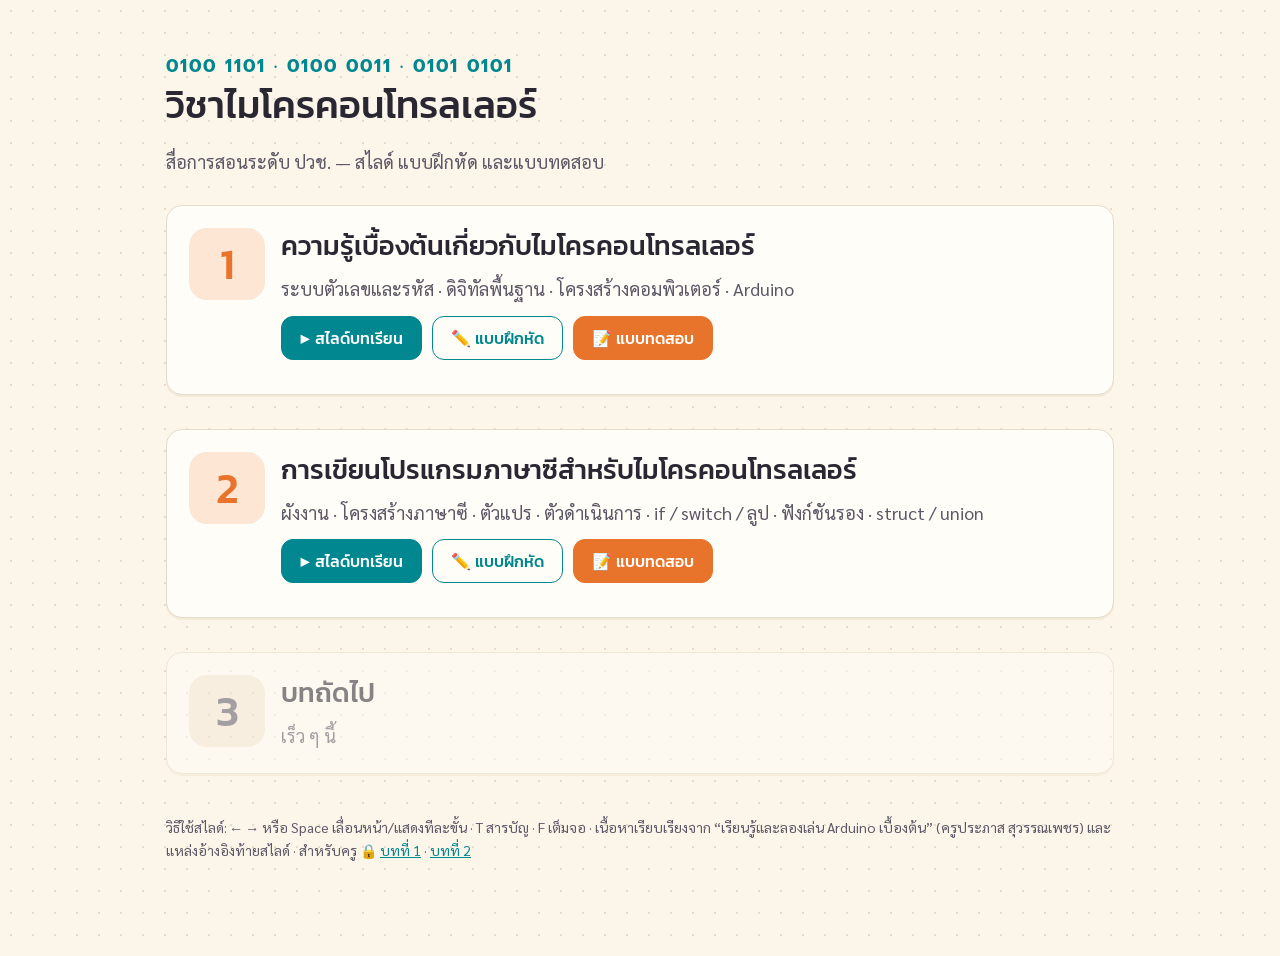
<file: index.html>
<!DOCTYPE html>
<html lang="th">
<head>
<meta charset="UTF-8">
<meta name="viewport" content="width=device-width, initial-scale=1.0">
<title>วิชาไมโครคอนโทรลเลอร์</title>
<meta name="description" content="สื่อการสอนวิชาไมโครคอนโทรลเลอร์ ระดับ ปวช. สไลด์ แบบฝึกหัด และแบบทดสอบ">
<link rel="preconnect" href="https://fonts.googleapis.com">
<link rel="preconnect" href="https://fonts.gstatic.com" crossorigin>
<link href="https://fonts.googleapis.com/css2?family=Kanit:wght@400;500&family=Sarabun:wght@400;700&family=Prompt:wght@500;700&display=swap" rel="stylesheet">
<link rel="stylesheet" href="assets/css/theme.css">
<style>
    .hero { padding: 28px 0 10px; }
    .hero .bits { font: 700 18px var(--font-mono); color: var(--teal); letter-spacing: 2px; }
    .chapters { display: grid; gap: 16px; }
    .ch { display: grid; grid-template-columns: 76px 1fr; gap: 16px; align-items: start; }
    .ch .num { font: 500 44px/1 var(--font-display); color: var(--orange); background: var(--orange-soft); border-radius: 18px; text-align: center; padding: 14px 0; }
    .ch.soon { opacity: .55; }
    .ch.soon .num { background: var(--cream-deep); color: var(--ink-soft); }
    @media (max-width: 560px) { .ch { grid-template-columns: 56px 1fr; } .ch .num { font-size: 30px; } }
</style>
</head>
<body class="doc">
<div class="doc-wrap">
    <header class="hero">
        <div class="bits">0100 1101 · 0100 0011 · 0101 0101</div>
        <h1>วิชาไมโครคอนโทรลเลอร์</h1>
        <p class="muted">สื่อการสอนระดับ ปวช. — สไลด์ แบบฝึกหัด และแบบทดสอบ</p>
    </header>

    <main class="chapters">
        <article class="card ch">
            <div class="num">1</div>
            <div>
                <h2>ความรู้เบื้องต้นเกี่ยวกับไมโครคอนโทรลเลอร์</h2>
                <p class="muted" style="margin:0 0 6px">ระบบตัวเลขและรหัส · ดิจิทัลพื้นฐาน · โครงสร้างคอมพิวเตอร์ · Arduino</p>
                <div class="btn-row">
                    <a class="btn" href="ch01/slides.html">▶ สไลด์บทเรียน</a>
                    <a class="btn ghost" href="ch01/exercises.html">✏️ แบบฝึกหัด</a>
                    <a class="btn orange" href="ch01/quiz.html">📝 แบบทดสอบ</a>
                </div>
            </div>
        </article>
        <article class="card ch">
            <div class="num">2</div>
            <div>
                <h2>การเขียนโปรแกรมภาษาซีสำหรับไมโครคอนโทรลเลอร์</h2>
                <p class="muted" style="margin:0 0 6px">ผังงาน · โครงสร้างภาษาซี · ตัวแปร · ตัวดำเนินการ · if / switch / ลูป · ฟังก์ชันรอง · struct / union</p>
                <div class="btn-row">
                    <a class="btn" href="ch02/slides.html">▶ สไลด์บทเรียน</a>
                    <a class="btn ghost" href="ch02/exercises.html">✏️ แบบฝึกหัด</a>
                    <a class="btn orange" href="ch02/quiz.html">📝 แบบทดสอบ</a>
                </div>
            </div>
        </article>
        <article class="card ch soon" aria-disabled="true">
            <div class="num">3</div>
            <div><h2>บทถัดไป</h2><p class="muted" style="margin:0">เร็ว ๆ นี้</p></div>
        </article>
    </main>

    <p class="muted" style="font-size:14px;margin-top:24px">วิธีใช้สไลด์: ← → หรือ Space เลื่อนหน้า/แสดงทีละขั้น · T สารบัญ · F เต็มจอ ·
        เนื้อหาเรียบเรียงจาก “เรียนรู้และลองเล่น Arduino เบื้องต้น” (ครูประภาส สุวรรณเพชร) และแหล่งอ้างอิงท้ายสไลด์ · สำหรับครู 🔒 <a href="ch01/answers.html">บทที่ 1</a> · <a href="ch02/answers.html">บทที่ 2</a></p>
</div>
</body>
</html>
</file>
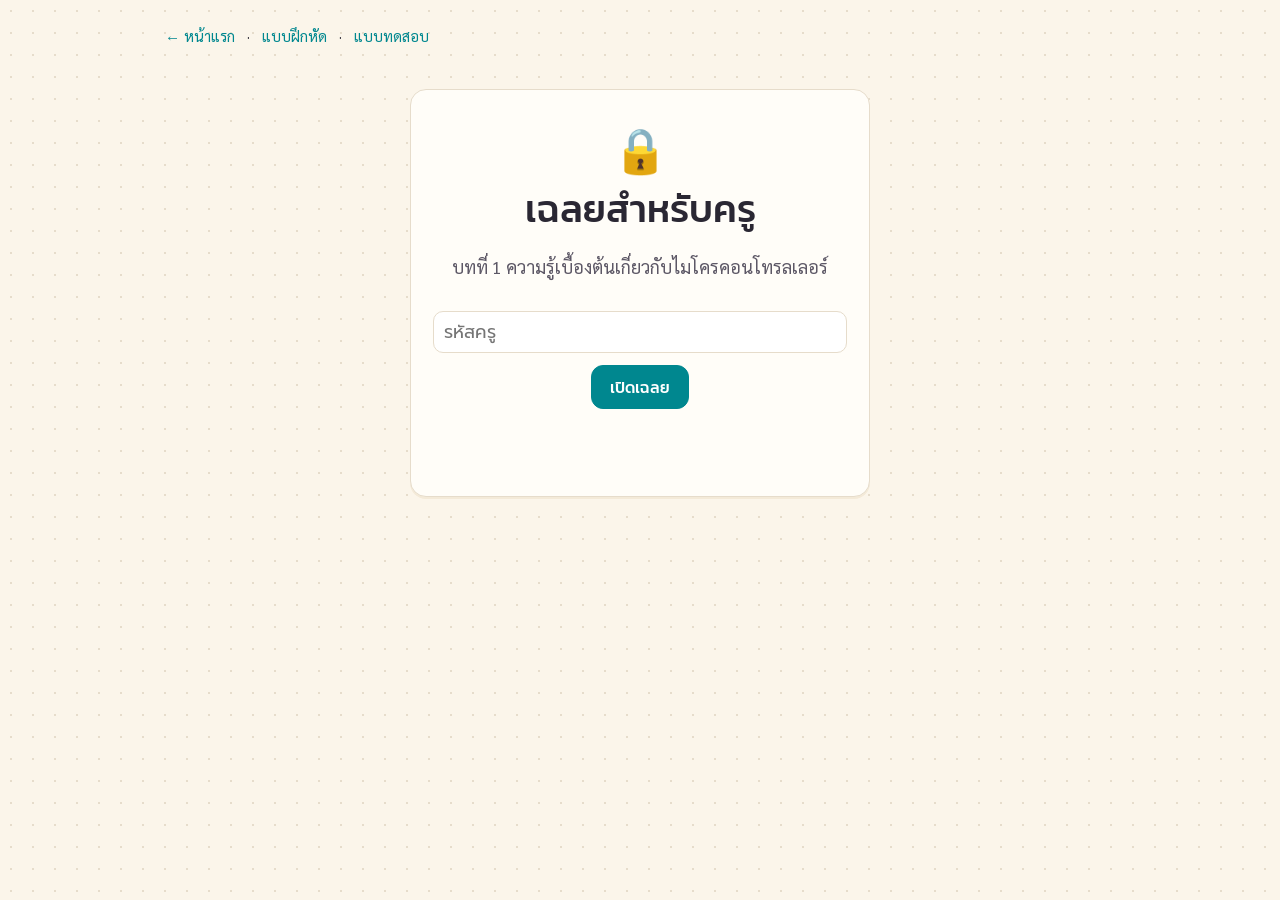
<file: ch01/answers.html>
<!DOCTYPE html>
<html lang="th">
<head>
<meta charset="UTF-8">
<meta name="viewport" content="width=device-width, initial-scale=1.0">
<meta name="robots" content="noindex">
<title>เฉลยสำหรับครู บทที่ 1</title>
<meta name="description" content="เฉลยแบบฝึกหัดและแบบทดสอบ บทที่ 1 สำหรับครู (ต้องใช้รหัสครู)">
<link rel="preconnect" href="https://fonts.googleapis.com">
<link rel="preconnect" href="https://fonts.gstatic.com" crossorigin>
<link href="https://fonts.googleapis.com/css2?family=Kanit:wght@400;500&family=Sarabun:wght@400;700&family=Prompt:wght@400;500;700&display=swap" rel="stylesheet">
<link rel="stylesheet" href="../assets/css/theme.css">
<style>
    .gate-box { max-width: 460px; margin: 40px auto; text-align: center; }
    .gate-box input { width: 100%; margin: 12px 0; font-family: var(--font-body); }
    .ans-q { padding: 10px 0; border-bottom: 1px dashed var(--line); }
    .ans-q .stem b.n { font-family: var(--font-display); color: var(--teal); }
    .ans-q ol { list-style: none; padding: 0; margin: 4px 0; display: grid; grid-template-columns: 1fr 1fr; gap: 2px 14px; }
    .ans-q li.key { color: var(--green); font-weight: 700; }
    .ans-q li.key::after { content: ' ✓'; }
    .ex-row { display: grid; grid-template-columns: 2.2em 1fr 1.2fr; gap: 10px; padding: 8px 0; border-bottom: 1px dashed var(--line); align-items: start; }
    .ex-row .a { font-weight: 700; color: var(--green); }
    .ex-row .how { font-size: 15.5px; color: var(--ink-soft); }
    .keytable { border-collapse: collapse; width: 100%; font-family: var(--font-mono); }
    .keytable td, .keytable th { border: 1px solid var(--line); text-align: center; padding: 4px; }
    .keytable th { background: var(--cream-deep); font-family: var(--font-display); font-weight: 500; }
    @media (max-width: 620px) { .ex-row { grid-template-columns: 2em 1fr; } .ex-row .how { grid-column: 2; } .ans-q ol { grid-template-columns: 1fr; } }
    @media print {
        body[data-only="quiz"] #exKey, body[data-only="ex"] #quizKey, body[data-only="ex"] #quickKey { display: none; }
        #exKey { break-before: page; }
        body[data-only="ex"] #exKey { break-before: auto; }
        .ex-row, .ans-q { break-inside: avoid; }
        .ex-row .how { font-size: 11pt; }
    }
</style>
</head>
<body class="doc">
<div class="doc-wrap">
    <nav class="topbar no-print">
        <a href="../index.html">← หน้าแรก</a> · <a href="exercises.html">แบบฝึกหัด</a> · <a href="quiz.html">แบบทดสอบ</a>
    </nav>

    <section class="card gate-box" id="gate">
        <div class="icon" style="font-size:44px">🔒</div>
        <h1>เฉลยสำหรับครู</h1>
        <p class="muted">บทที่ 1 ความรู้เบื้องต้นเกี่ยวกับไมโครคอนโทรลเลอร์</p>
        <input type="password" id="pw" placeholder="รหัสครู" autocomplete="off" aria-label="รหัสครู">
        <button class="btn" type="button" id="open">เปิดเฉลย</button>
        <p id="msg" style="min-height:1.6em"></p>
    </section>

    <div id="content" hidden>
        <header class="card no-print">
            <h1>เฉลย บทที่ 1</h1>
            <div class="btn-row">
                <button class="btn" type="button" data-print="all">🖨 พิมพ์เฉลยทั้งหมด</button>
                <button class="btn ghost" type="button" data-print="quiz">🖨 เฉพาะแบบทดสอบ</button>
                <button class="btn ghost" type="button" data-print="ex">🖨 เฉพาะแบบฝึกหัด</button>
            </div>
        </header>
        <section class="card" id="quickKey"></section>
        <section class="card" id="quizKey"></section>
        <section class="card" id="exKey"></section>
    </div>
</div>

<script src="../assets/js/common.js"></script>
<script src="../assets/js/gates.js"></script>
<script src="quiz-data.js"></script>
<script src="exercises-data.js"></script>
<script src="answers.enc.js"></script>
<script>
/* ===========================================
   หน้าเฉลยครู: ถอดรหัส answers.enc.js ด้วยรหัสครู แล้วสร้างเฉลยจากไฟล์โจทย์
   =========================================== */
(function () {
    const C = LessonCommon, TH = ['ก', 'ข', 'ค', 'ง'];
    const OBJ = { 1: 'จุดประสงค์ข้อ 1 การแปลงเลขฐาน/ดิจิทัล', 2: 'จุดประสงค์ข้อ 2 โครงสร้างคอมพิวเตอร์', 3: 'จุดประสงค์ข้อ 3 Arduino' };

    function render(key) {
        const Q = QUIZ.questions;
        // ตารางเฉลยย่อ
        const cells = Q.map((q, i) => `<td>${i + 1}</td><td><b>${TH[key.quiz[q.id].correct]}</b></td>`);
        let rows = '';
        for (let i = 0; i < 10; i++) rows += `<tr>${cells[i]}${cells[i + 10]}</tr>`;
        document.getElementById('quickKey').innerHTML = `<h2>เฉลยย่อ แบบทดสอบ 20 ข้อ</h2>
            <table class="keytable"><tr><th>ข้อ</th><th>ตอบ</th><th>ข้อ</th><th>ตอบ</th></tr>${rows}</table>
            <p class="muted" style="margin:8px 0 0">ข้อ 1–12 วัด${OBJ[1]} · ข้อ 13–16 วัด${OBJ[2]} · ข้อ 17–20 วัด${OBJ[3]}</p>`;

        document.getElementById('quizKey').innerHTML = '<h2>เฉลยแบบทดสอบ พร้อมคำอธิบาย</h2>' + Q.map((q, i) => {
            const k = key.quiz[q.id];
            return `<div class="ans-q"><div class="stem"><b class="n">${i + 1}.</b> ${q.q} <span class="chip">${q.topic}</span></div>
                <ol>${q.choices.map((c, j) => `<li class="${j === k.correct ? 'key' : ''}">${TH[j]}. ${c}</li>`).join('')}</ol>
                <div class="note">${k.explain}</div></div>`;
        }).join('');

        let html = '<h2>เฉลยแบบฝึกหัด</h2>';
        EXERCISES.sets.forEach(set => {
            html += `<h2 style="margin-top:18px;color:var(--orange)">${set.title}</h2>`;
            set.parts.forEach(p => {
                html += `<h3 style="color:var(--teal)">${p.title}</h3>`;
                p.items.forEach((it, i) => {
                    const a = key.ex[it.id];
                    let q, ans = C.esc(a.answer);
                    if (it.type === 'conv') q = `<span class="mono">${C.esc(it.value)}<sub>${it.from}</sub></span> → ฐาน ${it.to}`;
                    else if (it.type === 'tt') {
                        const rows = it.gate === 'NOT' ? [[0], [1]] : [[0, 0], [0, 1], [1, 0], [1, 1]];
                        q = `<b>${it.gate} gate</b>`;
                        ans = `<table class="tt"><tr>${it.gate === 'NOT' ? '<th>A</th>' : '<th>A</th><th>B</th>'}<th>Q</th></tr>${rows.map((r, j) => `<tr>${r.map(v => `<td>${v}</td>`).join('')}<td><b>${a.answer[j]}</b></td></tr>`).join('')}</table>`;
                    } else if (it.gate) q = Gates.svg(it.gate, { labels: false });
                    else q = it.q;
                    if (it.type === 'conv') ans += `<sub>${it.to}</sub>`;
                    html += `<div class="ex-row"><span class="muted">${i + 1}.</span><div>${q}<div class="a">ตอบ: ${ans}</div></div><div class="how">${a.explain || ''}</div></div>`;
                });
            });
        });
        document.getElementById('exKey').innerHTML = html;
    }

    async function open() {
        const msg = document.getElementById('msg');
        msg.textContent = 'กำลังถอดรหัส…';
        try {
            const key = await C.decryptAnswers(window.ANSWERS_ENC, document.getElementById('pw').value);
            render(key);
            document.getElementById('gate').hidden = true;
            document.getElementById('content').hidden = false;
        } catch (e) {
            msg.innerHTML = e.message === 'NO_CRYPTO'
                ? '<span class="bad">เบราว์เซอร์นี้ไม่รองรับการถอดรหัส ลองเปิดผ่าน https หรือ Chrome รุ่นใหม่</span>'
                : '<span class="bad">รหัสไม่ถูกต้อง</span>';
        }
    }

    document.getElementById('open').addEventListener('click', open);
    document.getElementById('pw').addEventListener('keydown', e => { if (e.key === 'Enter') open(); });
    document.addEventListener('click', e => {
        const b = e.target.closest('[data-print]'); if (!b) return;
        if (b.dataset.print === 'all') delete document.body.dataset.only; else document.body.dataset.only = b.dataset.print;
        window.print();
    });
    window.addEventListener('afterprint', () => delete document.body.dataset.only);
})();
</script>
</body>
</html>
</file>
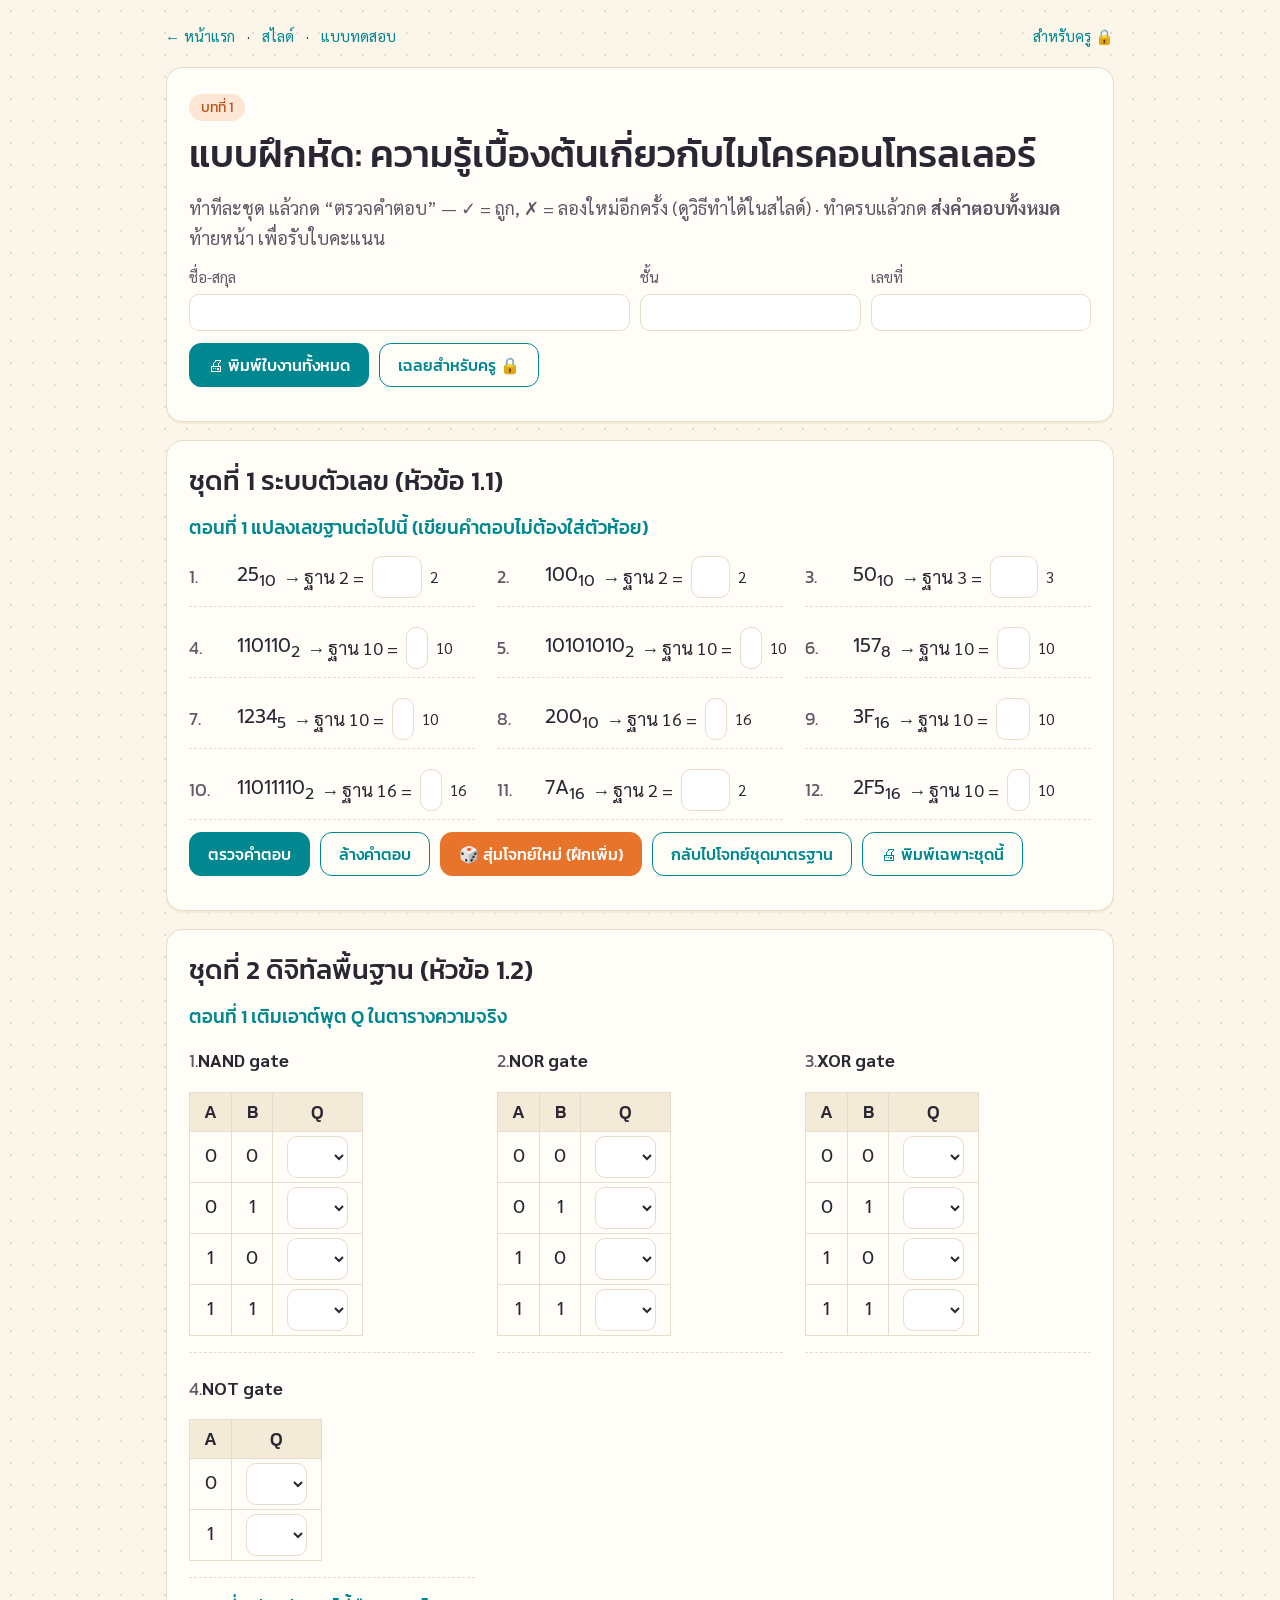
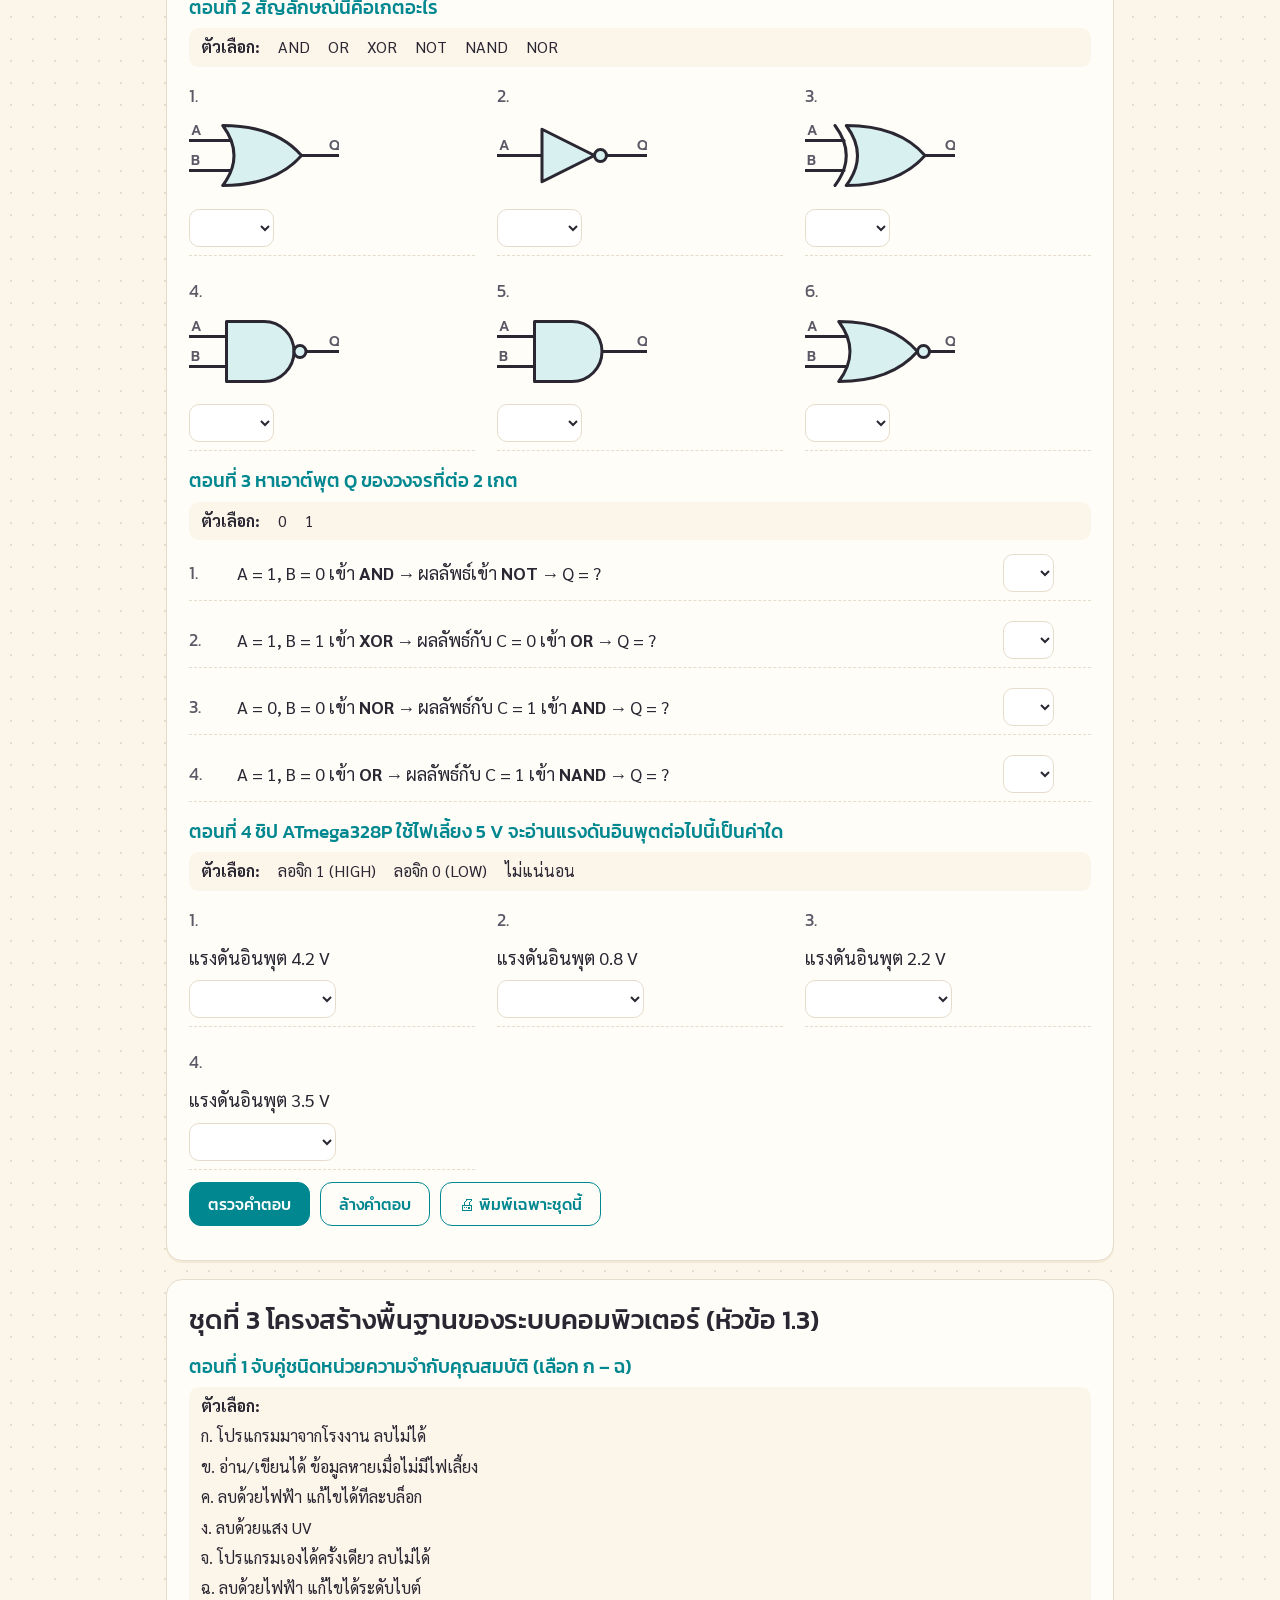
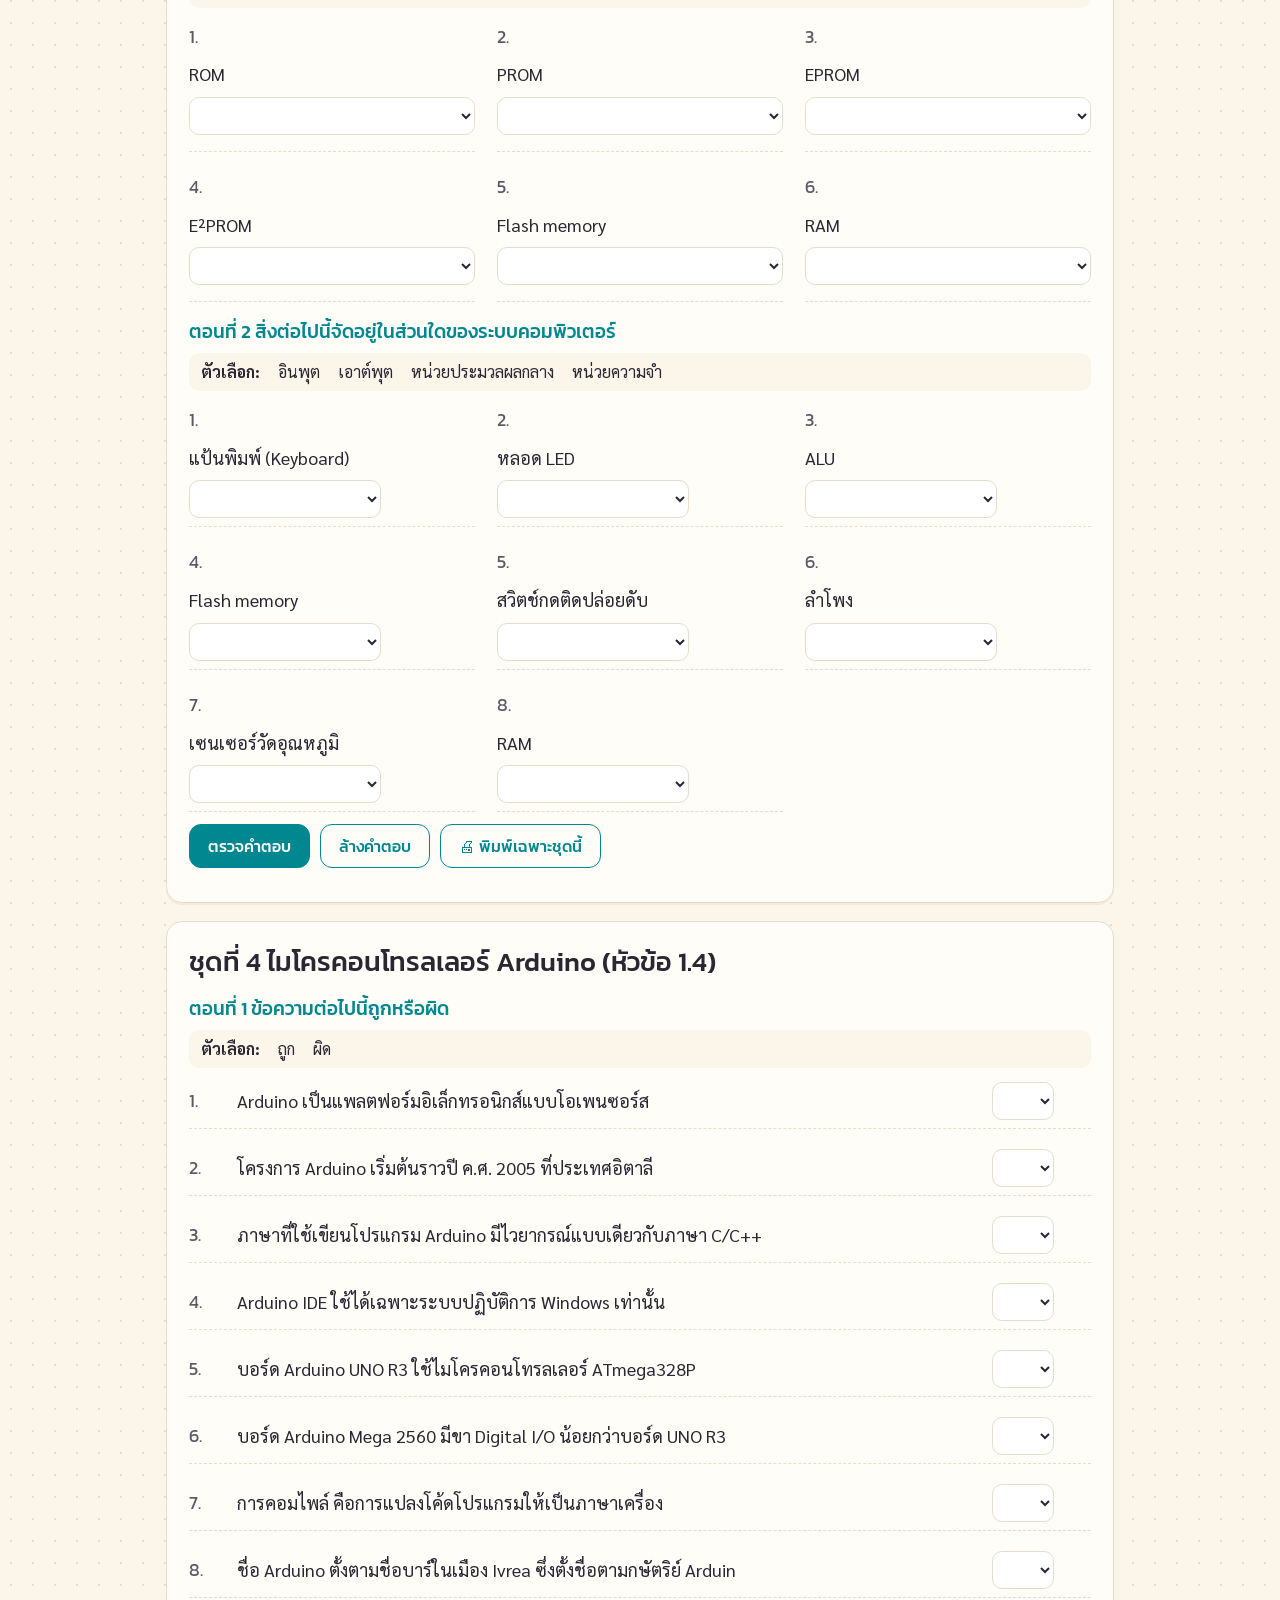
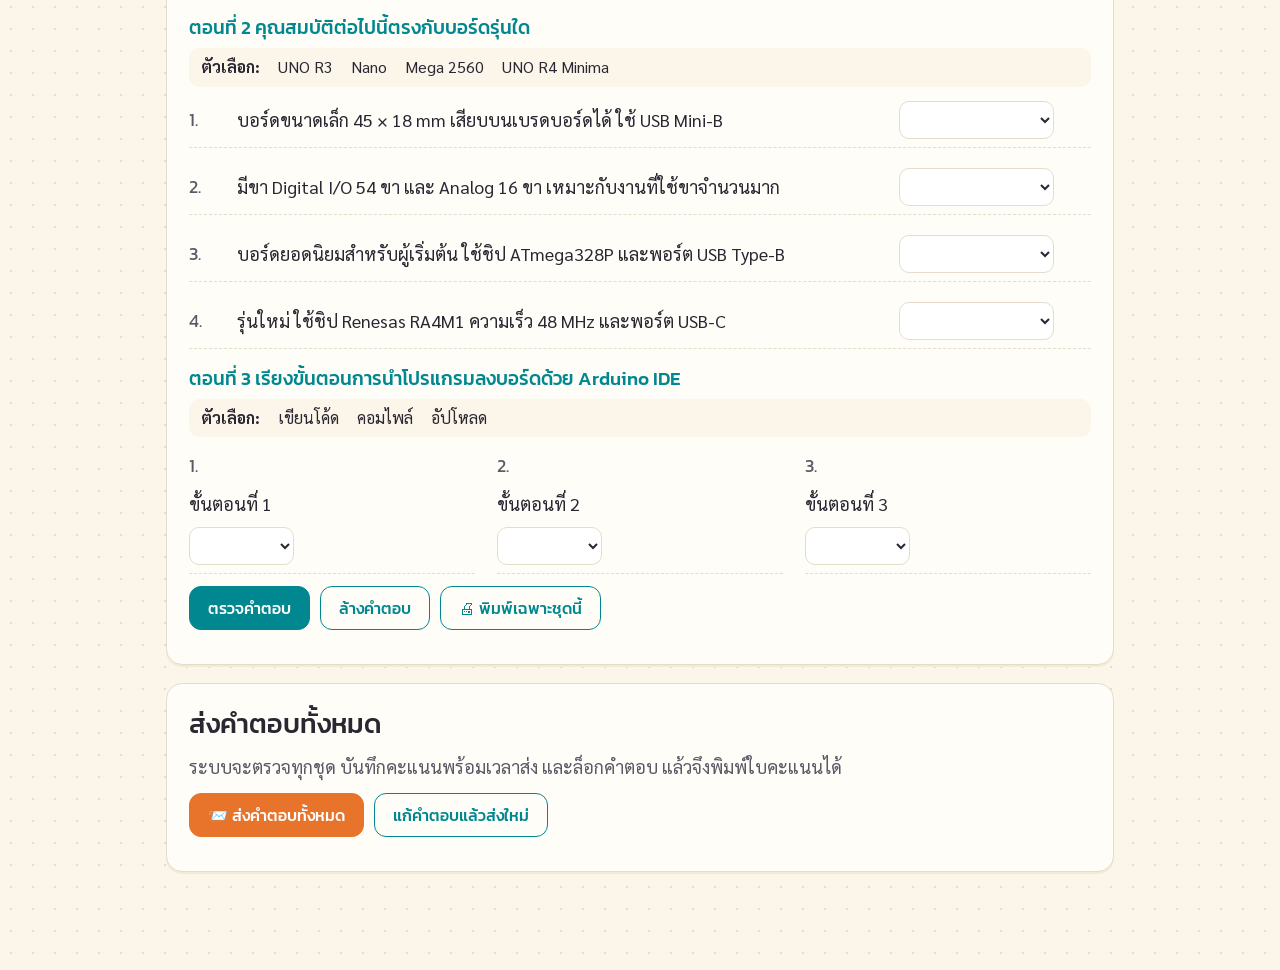
<file: ch01/exercises.html>
<!DOCTYPE html>
<html lang="th">
<head>
<meta charset="UTF-8">
<meta name="viewport" content="width=device-width, initial-scale=1.0">
<title>แบบฝึกหัด บทที่ 1</title>
<meta name="description" content="แบบฝึกหัด บทที่ 1 ความรู้เบื้องต้นเกี่ยวกับไมโครคอนโทรลเลอร์ ตรวจคำตอบทันทีและพิมพ์เป็นใบงานได้">
<link rel="preconnect" href="https://fonts.googleapis.com">
<link rel="preconnect" href="https://fonts.gstatic.com" crossorigin>
<link href="https://fonts.googleapis.com/css2?family=Kanit:wght@400;500&family=Sarabun:wght@400;700&family=Prompt:wght@400;500;700&display=swap" rel="stylesheet">
<link rel="stylesheet" href="../assets/css/theme.css">
<style>
    .set-head { display: flex; flex-wrap: wrap; align-items: center; gap: 10px; justify-content: space-between; }
    .part { margin-top: 18px; }
    .part h3 { color: var(--teal); }
    .items { display: grid; grid-template-columns: repeat(auto-fill, minmax(270px, 1fr)); gap: 12px 22px; }
    .items.wide { grid-template-columns: 1fr; }
    .item { display: flex; align-items: center; flex-wrap: wrap; gap: 8px; padding: 8px 0; border-bottom: 1px dashed var(--line); }
    .item .no { font-family: var(--font-display); color: var(--ink-soft); min-width: 2.2em; }
    .item .val { font-family: var(--font-mono); font-size: 19px; }
    .item input[type=text] { width: 7.5em; }
    .item.conv { flex-wrap: nowrap; white-space: nowrap; }
    .item select { max-width: 100%; }
    .item.sym { flex-direction: column; align-items: flex-start; }
    .item.tt { flex-direction: column; align-items: flex-start; }
    .item .qtext { flex: 1 1 260px; }
    .feedback { font-weight: 600; min-width: 1.6em; }
    .score { font-family: var(--font-display); font-size: 18px; }
    .tt select { width: 3.6em; font-family: var(--font-mono); }
    .opts { display: flex; flex-wrap: wrap; gap: 4px 18px; font-size: 16px; background: var(--cream); border-radius: 10px; padding: 6px 12px; margin-bottom: 6px; }
    .opts.col { flex-direction: column; }
    .who { display: grid; grid-template-columns: 2fr 1fr 1fr; gap: 10px; }
    .who label { display: flex; flex-direction: column; font-size: 15px; color: var(--ink-soft); gap: 4px; }
    .who input { width: 100%; }
    .btn:disabled { opacity: .45; cursor: not-allowed; }
    #result .big { font: 500 40px var(--font-display); color: var(--teal); }
    @media (max-width: 620px) { .who { grid-template-columns: 1fr 1fr; } .who label:first-child { grid-column: 1 / -1; } }
    .random-note { display: none; }
    .random .random-note { display: block; }
    .sheet-head { border: 1.5px solid #000; padding: 8px 12px; margin-bottom: 8mm; font-size: 12.5pt; }
    .sheet-head .line { display: flex; gap: 16px; flex-wrap: wrap; margin-top: 4px; }
    .sheet-head .line span { white-space: nowrap; }
    @media (max-width: 560px) { .items { grid-template-columns: 1fr; } }
    @media print {
        .set + .set { break-before: page; }
        body[data-print-set] .set { display: none; }
        body[data-print-set="s1"] .set[data-set="s1"], body[data-print-set="s2"] .set[data-set="s2"],
        body[data-print-set="s3"] .set[data-set="s3"], body[data-print-set="s4"] .set[data-set="s4"] { display: block; break-before: auto; }
        .items { grid-template-columns: 1fr 1fr; gap: 2mm 10mm; }
        .items.wide { grid-template-columns: 1fr; }
        .item { padding: 2.5mm 0; border-bottom: none; }
        .doc .item input[type=text] { width: 34mm; }
        .doc .item select { min-width: 30mm; }
        .doc .tt select { min-width: 12mm; width: 12mm; }
        .score { display: none; }
        .opts { background: none; border: 1px solid #999; font-size: 12pt; }
        .part { break-inside: avoid; }
        .item.sym .gate-svg { margin: 1mm 0; }
        .gate-svg { width: 34mm; height: 17mm; }
    }
</style>
</head>
<body class="doc">
<div class="doc-wrap">
    <nav class="topbar no-print">
        <a href="../index.html">← หน้าแรก</a> · <a href="slides.html">สไลด์</a> · <a href="quiz.html">แบบทดสอบ</a>
        <span class="spacer"></span>
        <a href="answers.html">สำหรับครู 🔒</a>
    </nav>

    <!-- หัวกระดาษใบงาน (แสดงเฉพาะตอนพิมพ์) -->
    <div class="sheet-head print-only">
        <b>ใบงาน/แบบฝึกหัด บทที่ 1 ความรู้เบื้องต้นเกี่ยวกับไมโครคอนโทรลเลอร์</b> · วิชาไมโครคอนโทรลเลอร์
        <div class="line"><span>ชื่อ-สกุล ......................................................</span><span>ชั้น ...............</span><span>เลขที่ ........</span></div>
        <div class="line"><span>วันที่ ......../......../........</span><span>คะแนนที่ได้ ............ / <span class="total-print"></span></span></div>
    </div>

    <header class="card no-print">
        <span class="chip orange">บทที่ 1</span>
        <h1 style="margin-top:8px">แบบฝึกหัด: ความรู้เบื้องต้นเกี่ยวกับไมโครคอนโทรลเลอร์</h1>
        <p class="muted" style="margin:0 0 12px">ทำทีละชุด แล้วกด “ตรวจคำตอบ” — ✓ = ถูก, ✗ = ลองใหม่อีกครั้ง (ดูวิธีทำได้ในสไลด์) · ทำครบแล้วกด <b>ส่งคำตอบทั้งหมด</b> ท้ายหน้า เพื่อรับใบคะแนน</p>
        <div class="who">
            <label>ชื่อ-สกุล <input class="name-field" type="text" id="name" autocomplete="name"></label>
            <label>ชั้น <input class="name-field" type="text" id="room"></label>
            <label>เลขที่ <input class="name-field" type="text" id="no" inputmode="numeric"></label>
        </div>
        <div class="btn-row">
            <button class="btn" type="button" data-print="all">🖨 พิมพ์ใบงานทั้งหมด</button>
            <a class="btn ghost" href="answers.html">เฉลยสำหรับครู 🔒</a>
        </div>
    </header>

    <main id="sets"></main>

    <section class="card no-print" id="submitBox">
        <h2>ส่งคำตอบทั้งหมด</h2>
        <p class="muted" style="margin:0 0 6px">ระบบจะตรวจทุกชุด บันทึกคะแนนพร้อมเวลาส่ง และล็อกคำตอบ แล้วจึงพิมพ์ใบคะแนนได้</p>
        <div class="btn-row">
            <button class="btn orange" type="button" id="submitAll">📨 ส่งคำตอบทั้งหมด</button>
            <button class="btn ghost" type="button" id="unlockAll" hidden>แก้คำตอบแล้วส่งใหม่</button>
        </div>
        <div id="result" aria-live="polite"></div>
    </section>

    <!-- ใบรายงานคะแนน (สร้างหลังกดส่ง แสดงบนจอและพิมพ์ได้) -->
    <section class="score-sheet" id="scoreSheet" hidden aria-label="ใบรายงานคะแนน"></section>
</div>

<script src="../assets/js/common.js"></script>
<script src="../assets/js/gates.js"></script>
<script src="exercises-data.js"></script>
<script src="check-data.js"></script>
<script src="../assets/js/scoresheet.js"></script>
<script>
/* ===========================================
   แบบฝึกหัด: สร้างโจทย์จาก exercises-data.js, ตรวจคำตอบด้วยค่าแฮชใน check-data.js
   =========================================== */
(function () {
    const C = LessonCommon, E = window.EXERCISES, H = window.CHECK;
    const root = document.getElementById('sets');
    const TH = ['ก', 'ข', 'ค', 'ง', 'จ', 'ฉ'];
    let total = 0;

    function convLabel(it) {
        return `<span class="val">${C.esc(it.value)}<sub>${it.from}</sub></span> → ฐาน ${it.to} =`;
    }

    function itemHTML(it, n) {
        const no = `<span class="no">${n}.</span>`;
        if (it.type === 'conv') {
            return `<div class="item conv" data-id="${it.id}">${no}${convLabel(it)}
                <input type="text" inputmode="text" autocomplete="off" aria-label="คำตอบข้อ ${n}"><sub>${it.to}</sub><span class="feedback"></span></div>`;
        }
        if (it.type === 'tt') {
            const rows = it.gate === 'NOT' ? [[0], [1]] : [[0, 0], [0, 1], [1, 0], [1, 1]];
            const head = it.gate === 'NOT' ? '<th>A</th><th>Q</th>' : '<th>A</th><th>B</th><th>Q</th>';
            const body = rows.map(r => `<tr>${r.map(v => `<td>${v}</td>`).join('')}<td><select aria-label="Q"><option value=""></option><option>0</option><option>1</option></select></td></tr>`).join('');
            return `<div class="item tt" data-id="${it.id}" data-tt="${it.gate}"><div>${no}<b>${it.gate} gate</b> <span class="feedback"></span></div>
                <table class="tt"><tr>${head}</tr>${body}</table></div>`;
        }
        const opts = '<option value=""></option>' + it.options.map(o => `<option>${C.esc(o)}</option>`).join('');
        if (it.gate) {
            return `<div class="item sym" data-id="${it.id}">${no}<span data-gate="${it.gate}"></span>
                <span><select aria-label="ชื่อเกตข้อ ${n}">${opts}</select> <span class="feedback"></span></span></div>`;
        }
        return `<div class="item" data-id="${it.id}">${no}<span class="qtext">${it.q}</span>
            <select aria-label="คำตอบข้อ ${n}">${opts}</select><span class="feedback"></span></div>`;
    }

    function partHTML(p) {
        const wide = p.items.some(it => it.type === 'pick' && !it.gate && (it.q || '').length > 26);
        let n = 0;
        // ตัวเลือกที่ใช้ร่วมกันทั้งตอน แสดงเป็นรายการ (จำเป็นตอนพิมพ์ เพราะกระดาษมองไม่เห็นในช่องเลือก)
        const o = p.items[0].options;
        const shared = o && p.items.every(it => it.options && it.options.join('|') === o.join('|'));
        const optList = shared ? `<div class="opts${o.some(x => x.length > 20) ? ' col' : ''}"><b>ตัวเลือก:</b> ${o.map(x => `<span>${C.esc(x)}</span>`).join('')}</div>` : '';
        return `<div class="part"><h3>${p.title}</h3>${optList}<div class="items${wide ? ' wide' : ''}">${p.items.map(it => itemHTML(it, ++n)).join('')}</div></div>`;
    }

    function countItems(set) {
        return set.parts.reduce((a, p) => a + p.items.reduce((b, it) => b + (it.type === 'tt' ? (it.gate === 'NOT' ? 2 : 4) : 1), 0), 0);
    }

    function renderSet(set) {
        const sec = document.createElement('section');
        sec.className = 'card set';
        sec.dataset.set = set.id;
        const max = countItems(set);
        total += max;
        sec.innerHTML = `
            <div class="set-head"><h2 style="margin:0">${set.title}</h2><span class="score" aria-live="polite"></span></div>
            <p class="note random-note no-print">โหมดฝึกเพิ่ม: โจทย์สุ่มใหม่ ตรวจแล้วจะแสดงคำตอบที่ถูกให้ด้วย</p>
            <div class="parts">${set.parts.map(partHTML).join('')}</div>
            <div class="btn-row">
                <button class="btn" type="button" data-act="check">ตรวจคำตอบ</button>
                <button class="btn ghost" type="button" data-act="clear">ล้างคำตอบ</button>
                ${set.random ? '<button class="btn orange" type="button" data-act="random">🎲 สุ่มโจทย์ใหม่ (ฝึกเพิ่ม)</button><button class="btn ghost" type="button" data-act="std">กลับไปโจทย์ชุดมาตรฐาน</button>' : ''}
                <button class="btn ghost" type="button" data-print="${set.id}">🖨 พิมพ์เฉพาะชุดนี้</button>
            </div>`;
        sec.dataset.max = max;
        root.appendChild(sec);
        Gates.render(sec);
    }

    /* --- ตรวจคำตอบ --- */
    function mark(el, ok) {
        el.classList.toggle('is-ok', ok === true);
        el.classList.toggle('is-bad', ok === false);
    }

    function checkSet(sec) {
        let got = 0;
        const random = sec.classList.contains('random');
        sec.querySelectorAll('.item').forEach(div => {
            const fb = div.querySelector('.feedback');
            if (div.classList.contains('tt')) {
                const fn = Gates.FN[div.dataset.tt];
                let all = true;
                div.querySelectorAll('tr').forEach((tr, i) => {
                    if (i === 0) return;
                    const ins = Array.from(tr.querySelectorAll('td')).slice(0, -1).map(td => +td.textContent);
                    const sel = tr.querySelector('select');
                    if (sel.value === '') { mark(sel, null); all = false; return; }
                    const ok = +sel.value === fn(...ins);
                    mark(sel, ok); if (ok) got++; else all = false;
                });
                fb.innerHTML = all ? '<span class="ok">✓</span>' : '';
                return;
            }
            const inp = div.querySelector('input, select');
            if (inp.value.trim() === '') { mark(inp, null); fb.textContent = ''; return; }
            let ok;
            if (random) {
                ok = C.norm(inp.value) === C.norm(div.dataset.ans);
            } else {
                ok = C.answerHash(H.salt, div.dataset.id, inp.value) === H.h[div.dataset.id];
            }
            mark(inp, ok);
            if (ok) got++;
            fb.innerHTML = ok ? '<span class="ok">✓</span>' : '<span class="bad">✗</span>' + (random ? ` <span class="muted">(${C.esc(div.dataset.ans)})</span>` : '');
        });
        sec.querySelector('.score').textContent = `ได้ ${got} / ${sec.dataset.max} คะแนน`;
        return got;
    }

    function clearSet(sec) {
        sec.querySelectorAll('input, select').forEach(i => { i.value = ''; mark(i, null); });
        sec.querySelectorAll('.feedback').forEach(f => f.textContent = '');
        sec.querySelector('.score').textContent = '';
    }

    /* --- โหมดสุ่มโจทย์ชุดที่ 1 (คำตอบคำนวณจากโจทย์) --- */
    function randomItems() {
        const r = (a, b) => a + Math.floor(Math.random() * (b - a + 1));
        const kinds = [
            () => ({ value: String(r(10, 255)), from: 10, to: 2 }),
            () => ({ value: String(r(10, 255)), from: 10, to: 2 }),
            () => ({ value: String(r(20, 120)), from: 10, to: [3, 4, 5, 8][r(0, 3)] }),
            () => ({ value: r(5, 255).toString(2), from: 2, to: 10 }),
            () => ({ value: r(5, 255).toString(2), from: 2, to: 10 }),
            () => { const b = [3, 5, 8][r(0, 2)]; return { value: r(20, 400).toString(b), from: b, to: 10 }; },
            () => ({ value: String(r(30, 999)), from: 10, to: 16 }),
            () => ({ value: r(16, 4095).toString(16).toUpperCase(), from: 16, to: 10 }),
            () => ({ value: r(16, 255).toString(2), from: 2, to: 16 }),
            () => ({ value: r(16, 255).toString(16).toUpperCase(), from: 16, to: 2 }),
            () => ({ value: String(r(256, 2000)), from: 10, to: 16 }),
            () => ({ value: r(256, 4095).toString(16).toUpperCase(), from: 16, to: 10 })
        ];
        return kinds.map((k, i) => Object.assign({ id: 'r' + i, type: 'conv' }, k()));
    }

    function setRandom(sec, on) {
        const set = E.sets.find(s => s.id === sec.dataset.set);
        const items = on ? randomItems() : set.parts[0].items;
        sec.classList.toggle('random', on);
        const part = { title: set.parts[0].title, items };
        sec.querySelector('.parts').innerHTML = partHTML(part);
        if (on) items.forEach(it => {
            sec.querySelector(`[data-id="${it.id}"]`).dataset.ans = parseInt(it.value, it.from).toString(it.to).toUpperCase();
        });
        sec.querySelector('.score').textContent = '';
    }

    /* --- พิมพ์ใบงาน (ช่องคำตอบว่าง) --- */
    function printSheet(which) {
        document.body.classList.add('print-blank');
        if (which !== 'all') document.body.dataset.printSet = which; else delete document.body.dataset.printSet;
        const max = which === 'all' ? total : +root.querySelector(`[data-set="${which}"]`).dataset.max;
        document.querySelector('.total-print').textContent = max;
        // โหมดสุ่มไม่ตรงกับเฉลย จึงกลับไปโจทย์มาตรฐานก่อนพิมพ์
        root.querySelectorAll('.set.random').forEach(sec => setRandom(sec, false));
        window.print();
    }
    window.addEventListener('afterprint', () => { document.body.classList.remove('print-blank'); delete document.body.dataset.printSet; });

    E.sets.forEach(renderSet);
    document.querySelector('.total-print').textContent = total;

    /* --- ส่งคำตอบทั้งหมด: ตรวจทุกชุด บันทึกคะแนน+เวลา ล็อกคำตอบ แล้วสร้างใบคะแนน --- */
    let loadedAt = Date.now(), startedAt = null, confirmBlank = false, locked = false;
    root.addEventListener('input', () => { if (!startedAt) startedAt = Date.now(); confirmBlank = false; });
    root.addEventListener('change', () => { if (!startedAt) startedAt = Date.now(); confirmBlank = false; });
    const resBox = document.getElementById('result');
    const who = () => ({ name: document.getElementById('name').value.trim(), room: document.getElementById('room').value.trim(), no: document.getElementById('no').value.trim() });

    function setLocked(on) {
        locked = on;
        root.classList.toggle('locked', on);
        root.querySelectorAll('input, select').forEach(i => { i.disabled = on; });
        root.querySelectorAll('[data-act]').forEach(b => { b.disabled = on; });
        ['name', 'room', 'no'].forEach(id => { document.getElementById(id).disabled = on; });
        document.getElementById('submitAll').disabled = on;
        document.getElementById('unlockAll').hidden = !on;
    }

    function submitAll() {
        if (locked) return;
        const w = who();
        if (!w.name || !w.room || !w.no) { resBox.innerHTML = '<p class="bad">กรุณากรอก ชื่อ-สกุล ชั้น และเลขที่ ด้านบนให้ครบก่อนส่ง</p>'; document.getElementById('name').focus(); return; }
        if (root.querySelector('.set.random')) { resBox.innerHTML = '<p class="bad">ชุดที่ 1 อยู่ในโหมดฝึกเพิ่ม (โจทย์สุ่ม) — กด “กลับไปโจทย์ชุดมาตรฐาน” แล้วทำให้ครบก่อนส่ง</p>'; return; }
        const blank = Array.from(root.querySelectorAll('input, select')).filter(i => i.value.trim() === '').length;
        if (blank && !confirmBlank) {
            confirmBlank = true;
            resBox.innerHTML = `<p class="bad">ยังไม่ได้ตอบ ${blank} ช่อง — ถ้าต้องการส่งเลย ให้กด “ส่งคำตอบทั้งหมด” อีกครั้ง</p>`;
            return;
        }
        const sets = Array.from(root.querySelectorAll('.set')).map(sec => ({
            id: sec.dataset.set, title: E.sets.find(x => x.id === sec.dataset.set).title, got: checkSet(sec), max: +sec.dataset.max
        }));
        const score = sets.reduce((a, x) => a + x.got, 0);
        const submittedAt = Date.now(), start = startedAt || loadedAt;
        const k = 'mcu-ch01-ex:' + w.room + ':' + w.no + ':' + w.name;
        const rec = C.store.get(k, { history: [] });
        const attempt = rec.history.length + 1;
        rec.history.push({ score, total, sets: sets.map(x => x.got), submittedAt, startedAt: start, attempt });
        C.store.set(k, rec);
        setLocked(true);

        const detail = `<table class="ss-sets"><tr><th>ชุด</th><th>เรื่อง</th><th>ได้</th><th>เต็ม</th></tr>${sets.map((x, i) => {
            const m = x.title.match(/^ชุดที่ \d+ (.*)$/);
            return `<tr><td>${i + 1}</td><td>${C.esc(m ? m[1] : x.title)}</td><td><b>${x.got}</b></td><td>${x.max}</td></tr>`;
        }).join('')}<tr><th colspan="2" style="text-align:right">รวม</th><td><b>${score}</b></td><td>${total}</td></tr></table>`;
        ScoreSheet.render(document.getElementById('scoreSheet'), {
            kind: 'แบบฝึกหัด', chapter: E.chapter, who: w, score, total, submittedAt, startedAt: start, attempt, detailHTML: detail
        });
        resBox.innerHTML = `<p class="ok" style="margin:10px 0 0">ส่งคำตอบเรียบร้อย · ${C.thaiDateTime(submittedAt)}</p>
            <div class="big">${score} / ${total} คะแนน (${Math.round(score / total * 100)}%)</div>
            <div class="score-actions" style="margin-top:10px">
                <button class="btn orange" type="button" id="printScore">🖨 พิมพ์ใบคะแนน</button>
                <span class="hint">ในหน้าต่างพิมพ์ เลือกปลายทาง “บันทึกเป็น PDF” แล้วนำไฟล์ไปแนบส่งใน Google Classroom</span>
            </div>`;
        document.getElementById('printScore').addEventListener('click', () => ScoreSheet.print());
        document.getElementById('scoreSheet').scrollIntoView({ behavior: 'smooth' });
    }

    document.getElementById('submitAll').addEventListener('click', submitAll);
    document.getElementById('unlockAll').addEventListener('click', () => {
        setLocked(false);
        confirmBlank = false;
        resBox.innerHTML = '<p class="muted">ปลดล็อกแล้ว แก้คำตอบได้ — เมื่อส่งอีกครั้งจะนับเป็นการส่งครั้งถัดไป</p>';
        document.getElementById('scoreSheet').hidden = true;
    });

    document.addEventListener('click', e => {
        const p = e.target.closest('[data-print]');
        if (p) { printSheet(p.dataset.print); return; }
        const b = e.target.closest('[data-act]'); if (!b || locked) return;
        const sec = b.closest('.set');
        ({ check: () => checkSet(sec), clear: () => clearSet(sec), random: () => setRandom(sec, true), std: () => setRandom(sec, false) })[b.dataset.act]();
    });
})();
</script>
</body>
</html>
</file>
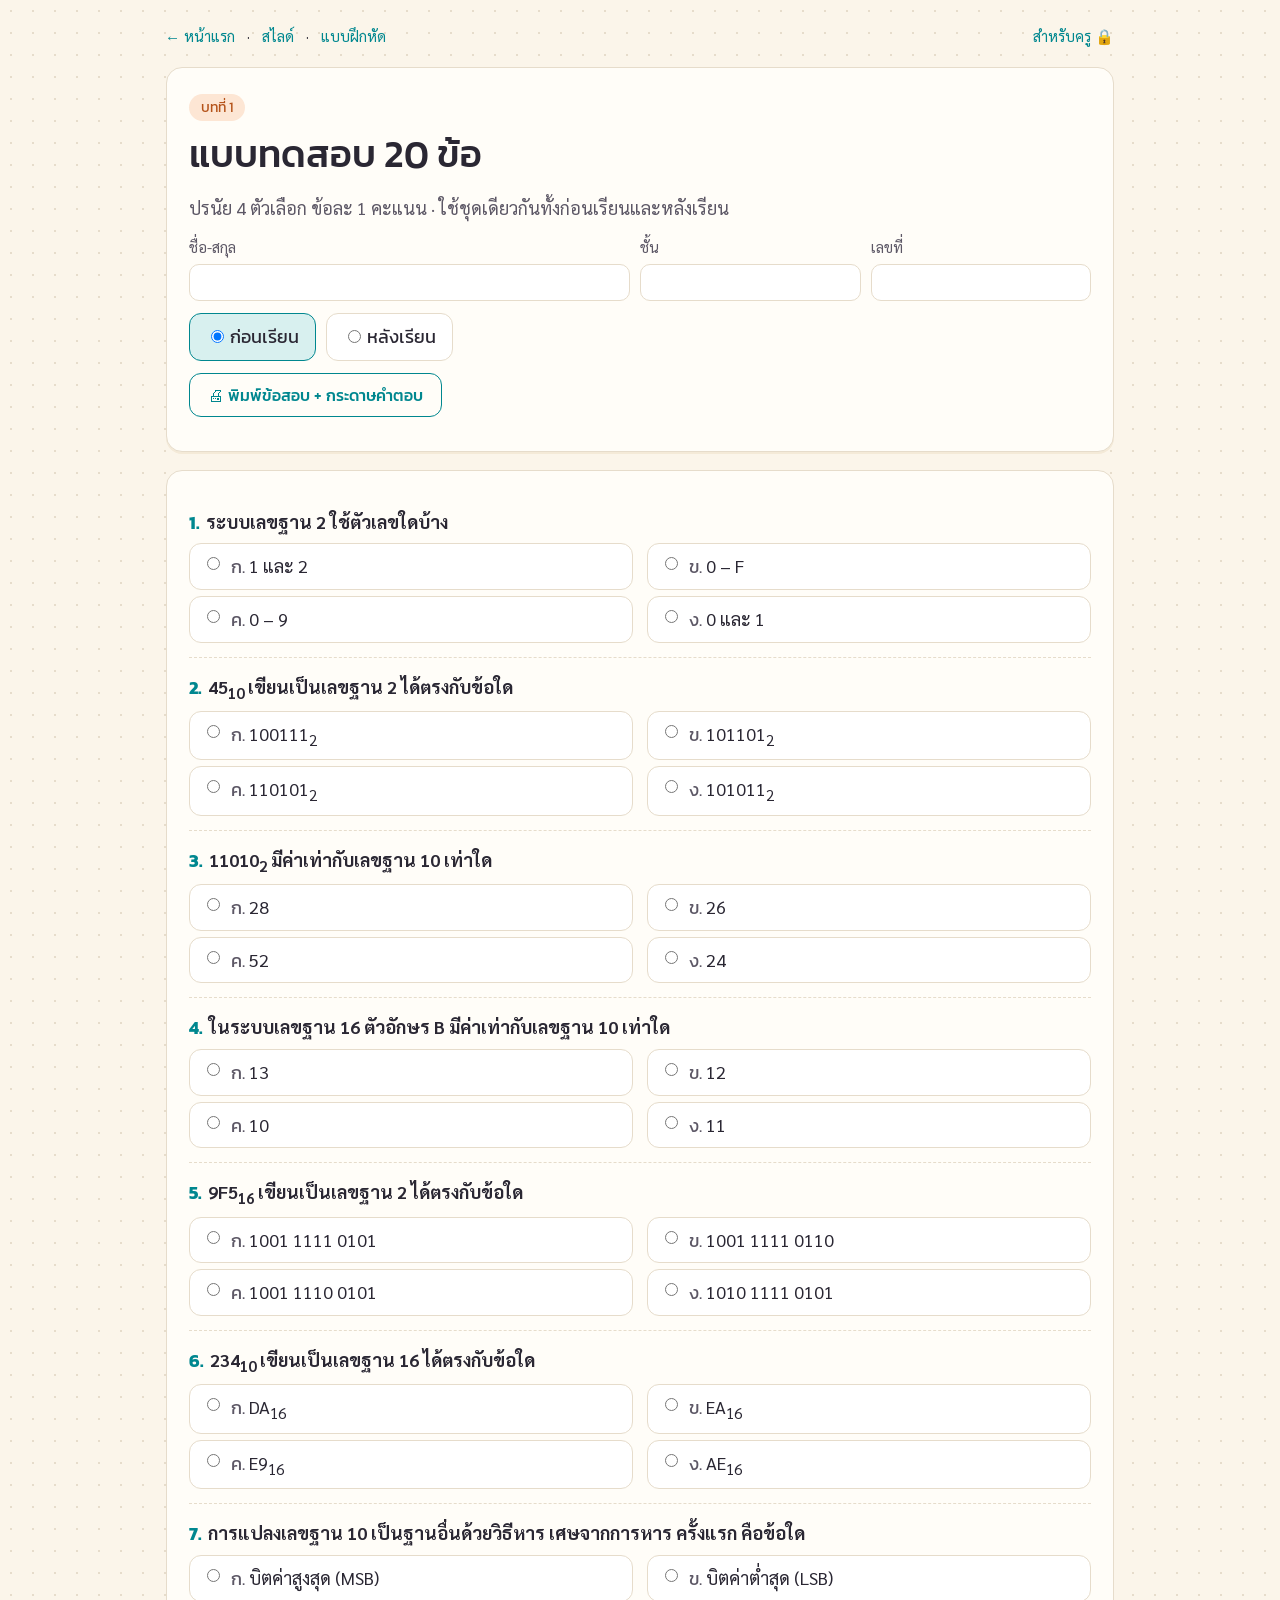
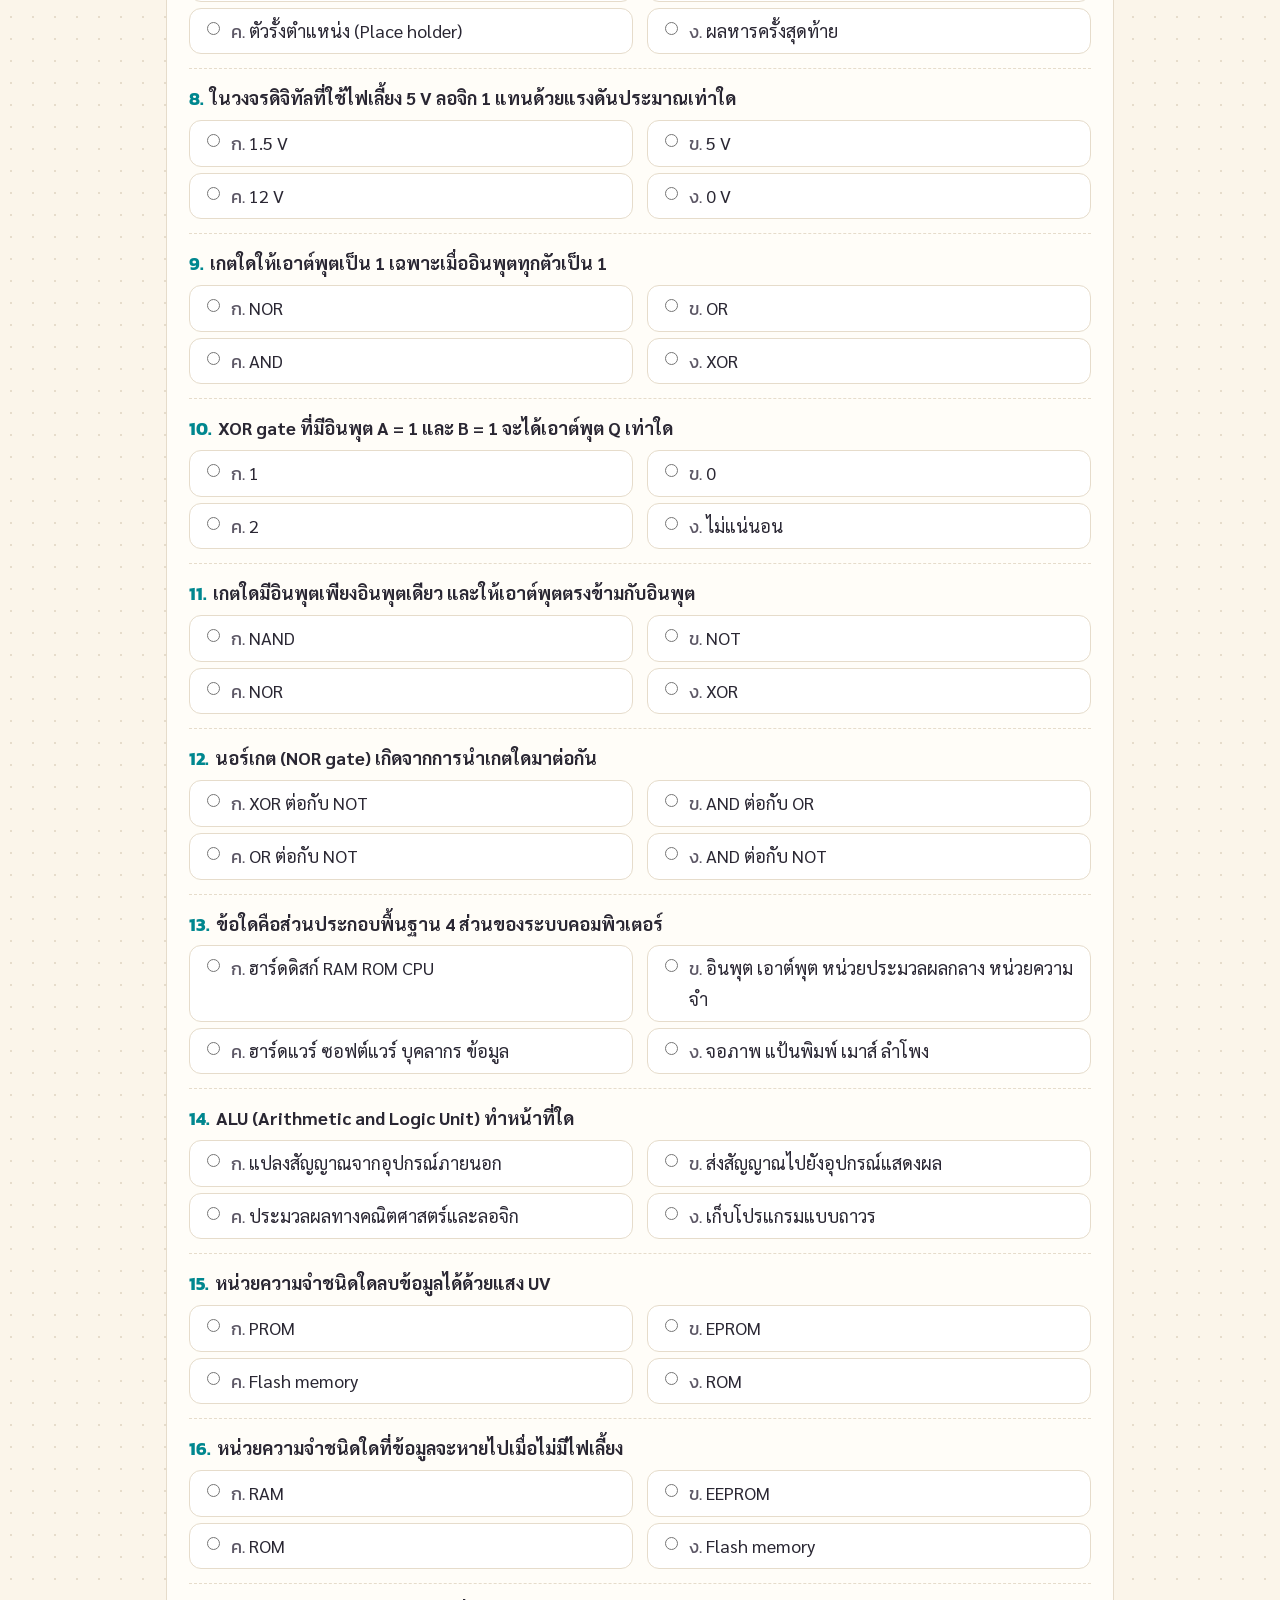
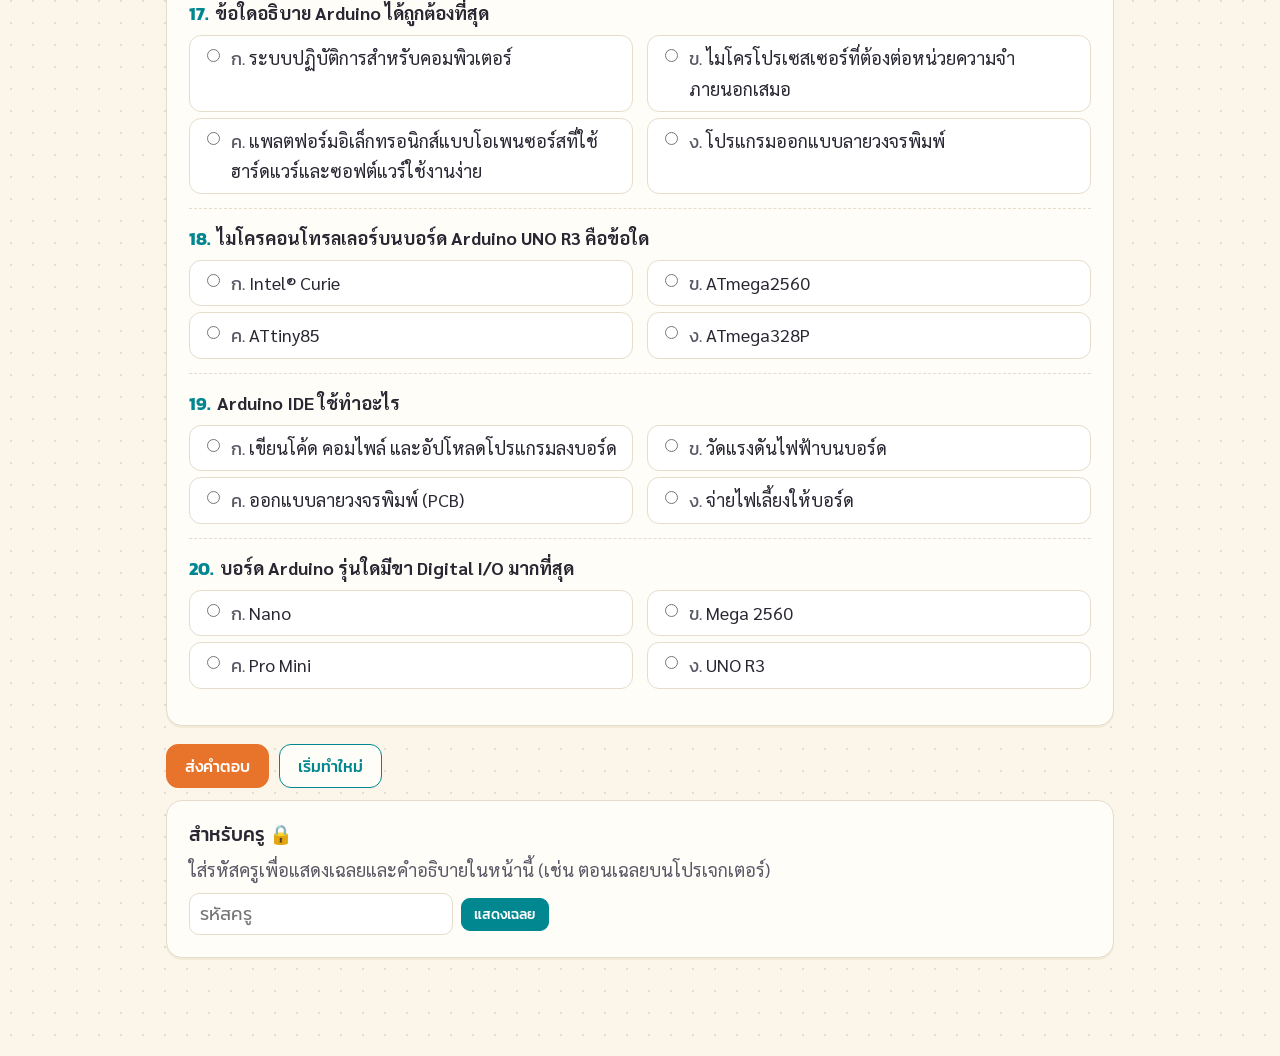
<file: ch01/quiz.html>
<!DOCTYPE html>
<html lang="th">
<head>
<meta charset="UTF-8">
<meta name="viewport" content="width=device-width, initial-scale=1.0">
<title>แบบทดสอบ บทที่ 1</title>
<meta name="description" content="แบบทดสอบก่อนเรียน/หลังเรียน บทที่ 1 ความรู้เบื้องต้นเกี่ยวกับไมโครคอนโทรลเลอร์ 20 ข้อ">
<link rel="preconnect" href="https://fonts.googleapis.com">
<link rel="preconnect" href="https://fonts.gstatic.com" crossorigin>
<link href="https://fonts.googleapis.com/css2?family=Kanit:wght@400;500&family=Sarabun:wght@400;700&family=Prompt:wght@400;500;700&display=swap" rel="stylesheet">
<link rel="stylesheet" href="../assets/css/theme.css">
<style>
    .who { display: grid; grid-template-columns: 2fr 1fr 1fr; gap: 10px; }
    .who label { display: flex; flex-direction: column; font-size: 15px; color: var(--ink-soft); gap: 4px; }
    .who input { width: 100%; }
    .modes { display: flex; gap: 10px; flex-wrap: wrap; margin-top: 12px; }
    .modes label { border: 1.5px solid var(--line); border-radius: 12px; padding: 8px 16px; cursor: pointer; background: #fff; font-family: var(--font-display); }
    .modes input { margin-right: 6px; }
    .modes label:has(input:checked) { border-color: var(--teal); background: var(--teal-soft); }
    .q { padding: 14px 0; border-bottom: 1px dashed var(--line); }
    .q:last-child { border-bottom: none; }
    .q .stem { font-weight: 700; margin-bottom: 6px; }
    .q .stem .n { font-family: var(--font-display); color: var(--teal); margin-right: 6px; }
    .q .res { margin-left: 8px; }
    .locked .choice { opacity: .8; }
    .btn:disabled { opacity: .45; cursor: not-allowed; }
    .choices { display: grid; grid-template-columns: 1fr 1fr; gap: 6px 14px; }
    .choice { display: flex; gap: 8px; align-items: flex-start; border: 1.5px solid var(--line); background: #fff; border-radius: 12px; padding: 7px 12px; cursor: pointer; }
    .choice:has(input:checked) { border-color: var(--teal); background: var(--teal-soft); }
    .choice input { margin-top: 6px; }
    .choice .l { font-family: var(--font-display); color: var(--ink-soft); }
    .choice.key { border-color: var(--green); background: var(--green-soft); }
    .explain { display: none; margin-top: 8px; }
    .reveal-on .explain { display: block; }
    .result { font-family: var(--font-display); }
    .result .big { font-size: 46px; color: var(--teal); }
    .compare { display: flex; gap: 14px; flex-wrap: wrap; margin-top: 8px; }
    .compare div { background: var(--cream); border-radius: 12px; padding: 8px 16px; }
    .sheet-head { border: 1.5px solid #000; padding: 8px 12px; margin-bottom: 6mm; font-size: 12.5pt; }
    .sheet-head .line { display: flex; gap: 16px; flex-wrap: wrap; margin-top: 4px; }
    .answer-sheet table { border-collapse: collapse; width: 100%; font-size: 12pt; }
    .answer-sheet td, .answer-sheet th { border: 1px solid #000; padding: 1.4mm 2mm; text-align: center; }
    .teacher { display: flex; gap: 8px; flex-wrap: wrap; align-items: center; }
    @media (max-width: 620px) { .who { grid-template-columns: 1fr 1fr; } .who label:first-child { grid-column: 1 / -1; } .choices { grid-template-columns: 1fr; } }
    @media print {
        .choices { grid-template-columns: 1fr 1fr; gap: 1mm 8mm; }
        .choice { border: none; padding: 0.6mm 0; background: none !important; }
        .choice input { display: none; }
        .q { padding: 2.2mm 0; border-bottom: none; }
        .q .res, .explain, #result, .who, .modes { display: none !important; }
        .answer-sheet { break-before: page; }
    }
</style>
</head>
<body class="doc">
<div class="doc-wrap">
    <nav class="topbar no-print">
        <a href="../index.html">← หน้าแรก</a> · <a href="slides.html">สไลด์</a> · <a href="exercises.html">แบบฝึกหัด</a>
        <span class="spacer"></span>
        <a href="answers.html">สำหรับครู 🔒</a>
    </nav>

    <div class="sheet-head print-only">
        <b>แบบทดสอบ บทที่ 1 ความรู้เบื้องต้นเกี่ยวกับไมโครคอนโทรลเลอร์</b> · ปรนัย 4 ตัวเลือก 20 ข้อ (20 คะแนน)
        <div class="line"><span>ชื่อ-สกุล ......................................................</span><span>ชั้น ...............</span><span>เลขที่ ........</span></div>
        <div class="line"><span>☐ ก่อนเรียน &nbsp; ☐ หลังเรียน</span><span>วันที่ ......../......../........</span><span>คะแนน ............ / 20</span></div>
        <div style="margin-top:4px">คำชี้แจง: เลือกคำตอบที่ถูกต้องที่สุดเพียงข้อเดียว แล้วทำเครื่องหมาย ✗ ในกระดาษคำตอบ</div>
    </div>

    <header class="card no-print">
        <span class="chip orange">บทที่ 1</span>
        <h1 style="margin-top:8px">แบบทดสอบ 20 ข้อ</h1>
        <p class="muted" style="margin:0 0 12px">ปรนัย 4 ตัวเลือก ข้อละ 1 คะแนน · ใช้ชุดเดียวกันทั้งก่อนเรียนและหลังเรียน</p>
        <div class="who">
            <label>ชื่อ-สกุล <input class="name-field" type="text" id="name" autocomplete="name"></label>
            <label>ชั้น <input class="name-field" type="text" id="room"></label>
            <label>เลขที่ <input class="name-field" type="text" id="no" inputmode="numeric"></label>
        </div>
        <div class="modes" role="radiogroup" aria-label="ประเภทการทดสอบ">
            <label><input type="radio" name="mode" value="pre" checked>ก่อนเรียน</label>
            <label><input type="radio" name="mode" value="post">หลังเรียน</label>
        </div>
        <div class="btn-row">
            <button class="btn ghost" type="button" id="printPaper">🖨 พิมพ์ข้อสอบ + กระดาษคำตอบ</button>
        </div>
    </header>

    <main class="card" id="quiz"></main>

    <div class="btn-row no-print">
        <button class="btn orange" type="button" id="submit">ส่งคำตอบ</button>
        <button class="btn ghost" type="button" id="reset">เริ่มทำใหม่</button>
    </div>

    <section class="card result no-print" id="result" hidden aria-live="polite"></section>

    <!-- ใบรายงานคะแนน (สร้างหลังกดส่ง แสดงบนจอและพิมพ์ได้) -->
    <section class="score-sheet" id="scoreSheet" hidden aria-label="ใบรายงานคะแนน"></section>

    <section class="card no-print">
        <h3>สำหรับครู 🔒</h3>
        <p class="muted" style="margin:0 0 8px">ใส่รหัสครูเพื่อแสดงเฉลยและคำอธิบายในหน้านี้ (เช่น ตอนเฉลยบนโปรเจกเตอร์)</p>
        <div class="teacher">
            <input type="password" id="pw" placeholder="รหัสครู" autocomplete="off">
            <button class="btn small" type="button" id="unlock">แสดงเฉลย</button>
            <span id="pwMsg"></span>
        </div>
    </section>

    <!-- กระดาษคำตอบ (พิมพ์) -->
    <section class="answer-sheet print-only">
        <div class="sheet-head"><b>กระดาษคำตอบ แบบทดสอบ บทที่ 1</b>
            <div class="line"><span>ชื่อ-สกุล ......................................................</span><span>ชั้น ...............</span><span>เลขที่ ........</span><span>☐ ก่อนเรียน ☐ หลังเรียน</span></div>
        </div>
        <table id="sheetTable"></table>
    </section>
</div>

<script src="../assets/js/common.js"></script>
<script src="quiz-data.js"></script>
<script src="check-data.js"></script>
<script src="answers.enc.js"></script>
<script src="../assets/js/scoresheet.js"></script>
<script>
/* ===========================================
   แบบทดสอบ: สลับลำดับตัวเลือกบนจอ (พิมพ์ใช้ลำดับเดิม) ตรวจด้วยค่าแฮช ไม่มีเฉลยในหน้าเว็บ
   =========================================== */
(function () {
    const C = LessonCommon, Q = window.QUIZ.questions, H = window.CHECK;
    const TH = ['ก', 'ข', 'ค', 'ง'];
    const box = document.getElementById('quiz');
    let key = null;

    function render(shuffle) {
        box.innerHTML = Q.map((q, i) => {
            const order = shuffle ? C.shuffle([0, 1, 2, 3]) : [0, 1, 2, 3];
            return `<div class="q" data-id="${q.id}">
                <div class="stem"><span class="n">${i + 1}.</span>${q.q}<span class="res"></span></div>
                <div class="choices">${order.map((o, j) => `<label class="choice" data-o="${o}">
                    <input type="radio" name="${q.id}" value="${o}"><span><span class="l">${TH[j]}.</span> ${q.choices[o]}</span></label>`).join('')}</div>
                <div class="explain note"></div></div>`;
        }).join('');
        document.getElementById('sheetTable').innerHTML =
            '<tr><th>ข้อ</th><th>ก</th><th>ข</th><th>ค</th><th>ง</th><th>ข้อ</th><th>ก</th><th>ข</th><th>ค</th><th>ง</th></tr>' +
            Array.from({ length: 10 }, (_, i) => `<tr><td>${i + 1}</td><td></td><td></td><td></td><td></td><td>${i + 11}</td><td></td><td></td><td></td><td></td></tr>`).join('');
        if (key) showKey();
    }

    function who() {
        return { name: document.getElementById('name').value.trim(), room: document.getElementById('room').value.trim(), no: document.getElementById('no').value.trim() };
    }
    const mode = () => document.querySelector('input[name=mode]:checked').value;

    /* --- จับเวลา: เริ่มเมื่อเลือกคำตอบข้อแรก --- */
    let loadedAt = Date.now(), startedAt = null, confirmBlank = false, locked = false;
    box.addEventListener('change', () => { if (!startedAt) startedAt = Date.now(); confirmBlank = false; });

    function setLocked(on) {
        locked = on;
        box.classList.toggle('locked', on);
        box.querySelectorAll('input').forEach(i => { i.disabled = on; });
        ['name', 'room', 'no'].forEach(id => { document.getElementById(id).disabled = on; });
        document.querySelectorAll('input[name=mode]').forEach(i => { i.disabled = on; });
        document.getElementById('submit').disabled = on;
    }

    function submit() {
        if (locked) return;
        const w = who();
        if (!w.name || !w.room || !w.no) { alertBox('กรุณากรอก ชื่อ-สกุล ชั้น และเลขที่ ให้ครบก่อนส่งคำตอบ'); return; }
        const blanks = [];
        box.querySelectorAll('.q').forEach((div, i) => { if (!div.querySelector('input:checked')) blanks.push(i + 1); });
        if (blanks.length && !confirmBlank) {
            confirmBlank = true;
            alertBox(`ยังไม่ได้ตอบ ${blanks.length} ข้อ (ข้อ ${blanks.join(', ')}) — ถ้าต้องการส่งเลย ให้กด “ส่งคำตอบ” อีกครั้ง`);
            return;
        }
        let score = 0;
        const marks = [];
        box.querySelectorAll('.q').forEach(div => {
            const id = div.dataset.id;
            const sel = div.querySelector('input:checked');
            const res = div.querySelector('.res');
            if (!sel) { marks.push('–'); res.innerHTML = ' <span class="bad">(ไม่ได้ตอบ)</span>'; return; }
            const ok = C.answerHash(H.salt, id, sel.value) === H.h[id];
            if (ok) score++;
            marks.push(ok ? '✓' : '✗');
            res.innerHTML = ok ? ' <span class="ok">✓</span>' : ' <span class="bad">✗</span>';
        });
        const submittedAt = Date.now();
        const start = startedAt || loadedAt;
        const m = mode();
        const k = 'mcu-ch01-quiz:' + w.room + ':' + w.no + ':' + w.name;
        const rec = C.store.get(k, {});
        rec.history = rec.history || [];
        const attempt = rec.history.filter(h => h.mode === m).length + 1;
        rec.history.push({ mode: m, score, total: Q.length, marks: marks.join(''), submittedAt, startedAt: start, attempt });
        rec[m] = { score, at: submittedAt };
        C.store.set(k, rec);
        setLocked(true);

        const pct = Math.round(score / Q.length * 100);
        let cmp = '';
        if (rec.pre && rec.post) {
            const d = rec.post.score - rec.pre.score;
            cmp = `<table><tr><th>ก่อนเรียน (ล่าสุด)</th><td>${rec.pre.score} / 20</td><th>หลังเรียน (ล่าสุด)</th><td>${rec.post.score} / 20</td><th>พัฒนาการ</th><td><b>${d >= 0 ? '+' : ''}${d}</b> คะแนน</td></tr></table>`;
        }
        const cells = from => marks.slice(from, from + 10).map(x => `<td class="${x === '✓' ? 'ok' : 'bad'}">${x}</td>`).join('');
        const nums = from => Array.from({ length: 10 }, (_, i) => `<th>${from + i + 1}</th>`).join('');
        const detail = `<table class="ss-grid"><tr><th>ข้อ</th>${nums(0)}</tr><tr><th>ผล</th>${cells(0)}</tr><tr><th>ข้อ</th>${nums(10)}</tr><tr><th>ผล</th>${cells(10)}</tr></table>
            <div class="muted" style="font-size:13px">✓ = ตอบถูก · ✗ = ตอบผิด · – = ไม่ได้ตอบ</div>`;
        ScoreSheet.render(document.getElementById('scoreSheet'), {
            kind: 'แบบทดสอบ' + (m === 'pre' ? 'ก่อนเรียน' : 'หลังเรียน'),
            chapter: window.QUIZ.chapter,
            who: w, score, total: Q.length, submittedAt, startedAt: start, attempt,
            detailHTML: detail, extraHTML: cmp
        });

        const r = document.getElementById('result');
        r.hidden = false;
        r.innerHTML = `<div class="ok">ส่งคำตอบเรียบร้อย · ${C.thaiDateTime(submittedAt)}</div>
            <div class="big">${score} / ${Q.length} คะแนน (${pct}%)</div>
            <div class="muted" style="font-family:var(--font-body)">ข้อที่ผิดให้กลับไปทบทวนสไลด์หัวข้อนั้น · ครูจะเฉลยในชั้นเรียน</div>
            <div class="score-actions" style="margin-top:12px">
                <button class="btn orange" type="button" id="printScore">🖨 พิมพ์ใบคะแนน</button>
                <span class="hint">ในหน้าต่างพิมพ์ เลือกปลายทาง “บันทึกเป็น PDF” แล้วนำไฟล์ไปแนบส่งใน Google Classroom</span>
            </div>`;
        document.getElementById('printScore').addEventListener('click', () => ScoreSheet.print());
        r.scrollIntoView({ behavior: 'smooth' });
    }

    function alertBox(msg) {
        const r = document.getElementById('result');
        r.hidden = false; r.innerHTML = `<div class="bad">${msg}</div>`;
        r.scrollIntoView({ behavior: 'smooth' });
    }

    /* --- ครู: ถอดรหัสเฉลยแล้วแสดงในหน้านี้ --- */
    async function unlock() {
        const msg = document.getElementById('pwMsg');
        msg.textContent = 'กำลังตรวจสอบ…';
        try {
            key = await C.decryptAnswers(window.ANSWERS_ENC, document.getElementById('pw').value);
            msg.innerHTML = '<span class="ok">แสดงเฉลยแล้ว</span>';
            showKey();
        } catch (e) {
            msg.innerHTML = e.message === 'NO_CRYPTO' ? '<span class="bad">เบราว์เซอร์นี้ไม่รองรับ ลองเปิดผ่าน https หรือ Chrome</span>' : '<span class="bad">รหัสไม่ถูกต้อง</span>';
        }
    }

    function showKey() {
        box.classList.add('reveal-on');
        box.querySelectorAll('.q').forEach(div => {
            const k = key.quiz[div.dataset.id];
            div.querySelectorAll('.choice').forEach(c => c.classList.toggle('key', +c.dataset.o === k.correct));
            const letter = TH[Array.from(div.querySelectorAll('.choice')).findIndex(c => +c.dataset.o === k.correct)];
            div.querySelector('.explain').innerHTML = `<b>เฉลย ${letter}</b> — ${k.explain}`;
        });
    }

    render(true);
    document.getElementById('submit').addEventListener('click', submit);
    document.getElementById('reset').addEventListener('click', () => {
        setLocked(false);
        render(true);
        startedAt = null; loadedAt = Date.now(); confirmBlank = false;
        document.getElementById('result').hidden = true;
        document.getElementById('scoreSheet').hidden = true;
        window.scrollTo({ top: 0 });
    });
    document.getElementById('unlock').addEventListener('click', unlock);
    document.getElementById('pw').addEventListener('keydown', e => { if (e.key === 'Enter') unlock(); });
    /* พิมพ์ข้อสอบ: ใช้ลำดับตัวเลือกเดิม (ก ข ค ง ตรงกับเฉลย) — ถ้ายังไม่มีใครเลือกคำตอบ */
    let reRendered = false;
    window.addEventListener('beforeprint', () => {
        if (document.body.classList.contains('print-score')) return;
        if (!box.querySelector('input:checked')) { render(false); reRendered = true; }
    });
    window.addEventListener('afterprint', () => { if (reRendered) { render(true); reRendered = false; } });
    document.getElementById('printPaper').addEventListener('click', () => {
        if (locked) { alertBox('ส่งคำตอบแล้ว ถ้าจะพิมพ์ข้อสอบเปล่า ให้กด “เริ่มทำใหม่” ก่อน'); return; }
        box.querySelectorAll('input:checked').forEach(i => { i.checked = false; });
        window.print();
    });
})();
</script>
</body>
</html>
</file>
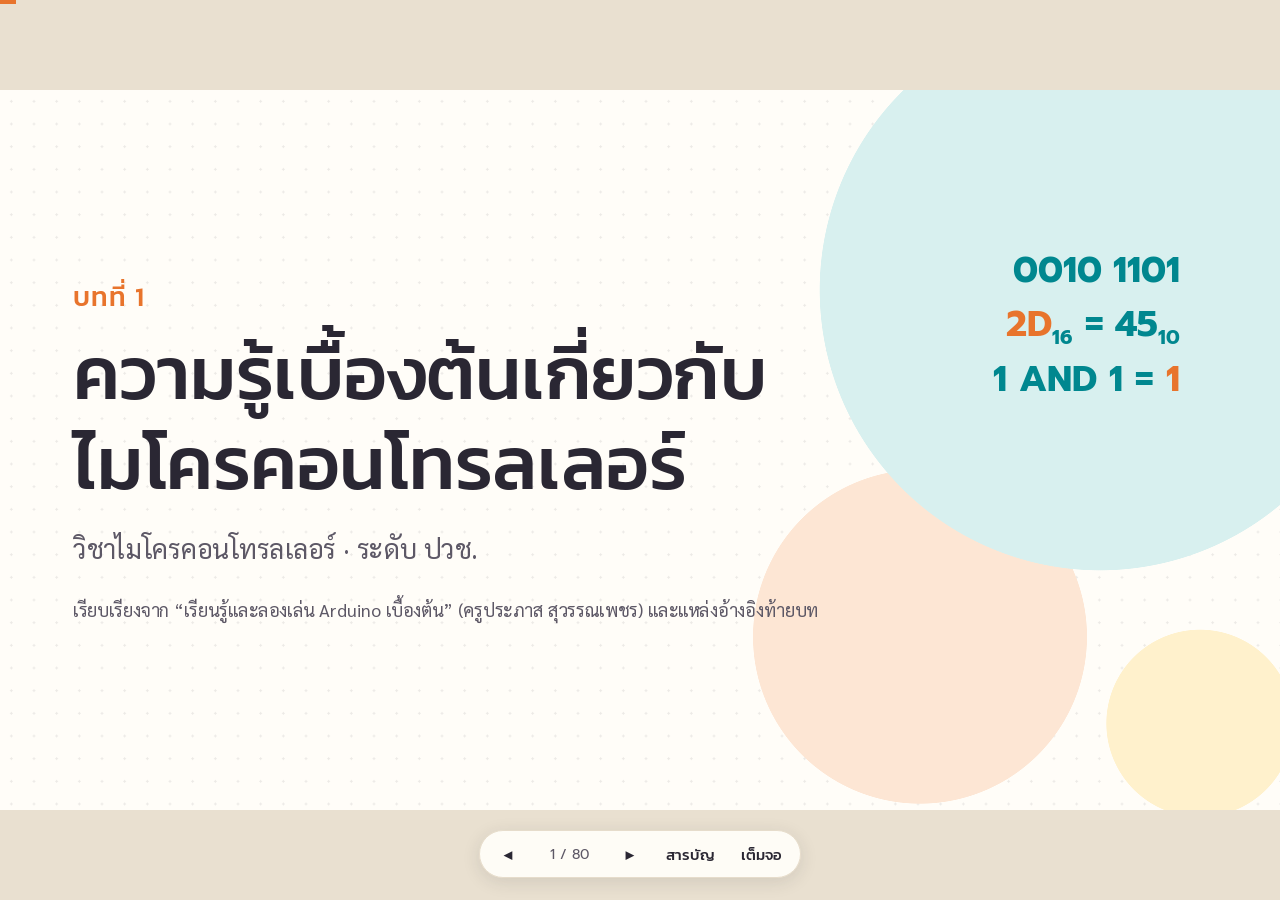
<file: ch01/slides.html>
<!DOCTYPE html>
<html lang="th">
<head>
<meta charset="UTF-8">
<meta name="viewport" content="width=device-width, initial-scale=1.0">
<title>บทที่ 1 ไมโครคอนโทรลเลอร์</title>
<meta name="description" content="สไลด์ประกอบการสอน บทที่ 1 ความรู้เบื้องต้นเกี่ยวกับไมโครคอนโทรลเลอร์ ระดับ ปวช.">
<link rel="preconnect" href="https://fonts.googleapis.com">
<link rel="preconnect" href="https://fonts.gstatic.com" crossorigin>
<link href="https://fonts.googleapis.com/css2?family=Kanit:wght@300;400;500;600&family=Sarabun:wght@400;700&family=Prompt:wght@400;500;700&display=swap" rel="stylesheet">
<link rel="stylesheet" href="../assets/css/theme.css">
<link rel="stylesheet" href="../assets/css/deck.css">
</head>
<body>
<!--
  วิธีใช้: ← → / Space เลื่อนสไลด์และแสดงทีละขั้น · T สารบัญ · F เต็มจอ · ลิงก์ #หมายเลข ไปสไลด์นั้น
  ป้าย "เสริม" = เนื้อหาเพิ่มจากแหล่งภายนอก มีเลขอ้างอิง [n] ลิงก์ไปสไลด์เอกสารอ้างอิง
-->
<div class="deck-viewport">
<main class="deck-stage" id="deckStage" data-head="บทที่ 1" data-foot="">

<!-- ============ เปิดบท ============ -->
<section class="slide cover" data-title="ปก: บทที่ 1">
  <div class="body center" style="top:0;bottom:0">
    <div class="chapter reveal d1">บทที่ 1</div>
    <h1 class="reveal d2">ความรู้เบื้องต้นเกี่ยวกับ<br>ไมโครคอนโทรลเลอร์</h1>
    <div class="sub reveal d3">วิชาไมโครคอนโทรลเลอร์ · ระดับ ปวช.</div>
    <div class="tiny reveal d4" style="margin-top:40px">เรียบเรียงจาก “เรียนรู้และลองเล่น Arduino เบื้องต้น” (ครูประภาส สุวรรณเพชร) และแหล่งอ้างอิงท้ายบท</div>
  </div>
  <div class="bits reveal d3">0010 1101<br><span>2D</span><sub>16</sub> = 45<sub>10</sub><br>1 AND 1 = <span>1</span></div>
</section>

<section class="slide sec-0" data-tag="เปิดบทเรียน" data-title="หัวข้อเรื่อง">
  <div class="body">
    <div class="kicker reveal">เราจะเรียนอะไรบ้าง</div>
    <h2 class="title reveal d1">หัวข้อเรื่อง</h2>
    <div class="grid g2" style="gap:34px">
      <div class="box reveal d2" style="--sec:var(--orange)"><h3>1.1 ระบบตัวเลขและรหัส</h3><p class="small">เลขฐาน 2, 8, 10, 16 และการแปลงเลขฐาน</p></div>
      <div class="box reveal d3"><h3>1.2 ดิจิทัลพื้นฐาน</h3><p class="small">ระดับลอจิก 0/1 และลอจิกเกต</p></div>
      <div class="box reveal d4" style="--sec:var(--blue)"><h3>1.3 โครงสร้างพื้นฐานของระบบคอมพิวเตอร์</h3><p class="small">อินพุต · เอาต์พุต · CPU · หน่วยความจำ</p></div>
      <div class="box reveal d5" style="--sec:#0f8a6c"><h3>1.4 ไมโครคอนโทรลเลอร์ Arduino</h3><p class="small">แพลตฟอร์ม บอร์ด และซอฟต์แวร์</p></div>
    </div>
  </div>
</section>

<section class="slide sec-0" data-title="สาระสำคัญ">
  <div class="body center">
    <div class="kicker reveal">สาระสำคัญ</div>
    <h2 class="title reveal d1">ก่อนจะใช้ไมโครคอนโทรลเลอร์ได้<br>ต้องเข้าใจ 3 เรื่องนี้ก่อน</h2>
    <div class="grid g3">
      <div class="box tint reveal d2"><div class="icon">🔢</div><h3>ระบบตัวเลข</h3><p class="small">คอมพิวเตอร์คิดด้วยเลข 0 กับ 1</p></div>
      <div class="box tint reveal d3"><div class="icon">💡</div><h3>ดิจิทัลพื้นฐาน</h3><p class="small">ลอจิก 0/1 และเกตต่าง ๆ</p></div>
      <div class="box tint reveal d4"><div class="icon">🧩</div><h3>Arduino</h3><p class="small">ไมโครคอนโทรลเลอร์ที่จะใช้ฝึก</p></div>
    </div>
  </div>
</section>

<section class="slide sec-0" data-title="สมรรถนะและจุดประสงค์ทั่วไป">
  <div class="body">
    <div class="kicker reveal">สมรรถนะประจำหน่วย</div>
    <h2 class="title reveal d1">แสดงความรู้เกี่ยวกับ<br>ไมโครคอนโทรลเลอร์ Arduino</h2>
    <div class="box reveal d2">
      <h3>จุดประสงค์ทั่วไป — เพื่อให้มีความรู้เกี่ยวกับ</h3>
      <ol class="steps" style="margin-top:20px">
        <li>ระบบตัวเลขและดิจิทัลพื้นฐาน</li>
        <li>โครงสร้างพื้นฐานของระบบคอมพิวเตอร์</li>
        <li>ไมโครคอนโทรลเลอร์ Arduino</li>
      </ol>
    </div>
  </div>
</section>

<section class="slide sec-0" data-title="จุดประสงค์เชิงพฤติกรรม">
  <div class="body">
    <div class="kicker reveal">จุดประสงค์เชิงพฤติกรรม</div>
    <h2 class="title reveal d1">เรียนจบบทนี้แล้ว นักเรียนสามารถ…</h2>
    <ol class="steps">
      <li class="reveal d2">บอกวิธีการแปลงเลขฐานในระบบตัวเลขและดิจิทัลพื้นฐานได้</li>
      <li class="reveal d3">บอกเกี่ยวกับโครงสร้างพื้นฐานของระบบคอมพิวเตอร์ได้</li>
      <li class="reveal d4">บอกเกี่ยวกับไมโครคอนโทรลเลอร์ Arduino ได้</li>
      <li class="reveal d5">ทำแบบฝึกหัดเสร็จทันเวลาและทำแบบทดสอบผ่านเกณฑ์ที่กำหนด</li>
    </ol>
  </div>
</section>

<!-- ============ บทนำ: ไมโครคอนโทรลเลอร์คืออะไร ============ -->
<section class="slide sec-0" data-tag="บทนำ" data-title="ไมโครคอนโทรลเลอร์คืออะไร">
  <div class="body">
    <div class="kicker reveal">บทนำ</div>
    <h2 class="title reveal d1">ไมโครคอนโทรลเลอร์ <span class="en">(Microcontroller)</span></h2>
    <div class="row center" style="margin-top:20px">
      <div class="box orange reveal d2" style="text-align:center"><div class="mono" style="font-size:72px;color:var(--orange);font-weight:700">Micro</div><p class="lead" style="margin:0">ไมโคร = <b>ขนาดเล็ก</b></p></div>
      <div class="reveal d3" style="flex:0 0 auto;font-size:90px;color:var(--ink-soft)">+</div>
      <div class="box tint reveal d3" style="text-align:center"><div class="mono" style="font-size:72px;color:var(--teal);font-weight:700">Controller</div><p class="lead" style="margin:0">คอนโทรลเลอร์ = <b>ตัวควบคุม</b></p></div>
    </div>
    <p class="lead reveal d4" style="margin-top:50px;text-align:center">➜ <span class="hl">อุปกรณ์ควบคุมขนาดเล็ก</span> ที่มีความสามารถคล้ายคอมพิวเตอร์</p>
  </div>
</section>

<section class="slide sec-0" data-title="ภายในไมโครคอนโทรลเลอร์">
  <div class="body">
    <div class="kicker reveal">บทนำ</div>
    <h2 class="title reveal d1">ข้างในชิปเดียว มีครบเหมือนคอมพิวเตอร์</h2>
    <div class="row center">
      <div class="diagram reveal d2" style="flex:1.2">
        <svg viewBox="0 0 760 520" aria-label="แผนภาพภายในไมโครคอนโทรลเลอร์">
          <g fill="none" stroke="#a8a1b0" stroke-width="10" stroke-linecap="round">
            <path d="M150 60v-40M230 60v-40M310 60v-40M390 60v-40M470 60v-40M550 60v-40M630 60v-40"/>
            <path d="M150 460v40M230 460v40M310 460v40M390 460v40M470 460v40M550 460v40M630 460v40"/>
          </g>
          <rect x="90" y="60" width="600" height="400" rx="36" fill="#2a2733"/>
          <g class="blk main"><rect x="130" y="100" width="250" height="150" rx="22"/><text x="255" y="160">CPU</text><text class="sub" x="255" y="205">ประมวลผล</text></g>
          <g class="blk"><rect x="400" y="100" width="250" height="150" rx="22"/><text x="525" y="160">หน่วยความจำ</text><text class="sub" x="525" y="205">ROM / RAM</text></g>
          <g class="blk"><rect x="130" y="270" width="520" height="150" rx="22"/><text x="390" y="330">พอร์ตอินพุต/เอาต์พุต (I/O)</text><text class="sub" x="390" y="375">ต่อสวิตช์ เซนเซอร์ LED มอเตอร์</text></g>
        </svg>
      </div>
      <div class="reveal d3">
        <ul class="pts">
          <li>รวม <b>หน่วยประมวลผล</b></li>
          <li>รวม <b>หน่วยความจำ</b></li>
          <li>รวม <b>พอร์ต I/O</b></li>
        </ul>
        <p class="small c-sec" style="margin-top:30px">…บรรจุไว้ใน “ตัวถังเดียวกัน”</p>
      </div>
    </div>
  </div>
</section>

<section class="slide sec-0" data-title="ไมโครคอนโทรลเลอร์ กับ ไมโครโปรเซสเซอร์">
  <div class="body">
    <div class="kicker reveal">บทนำ</div>
    <h2 class="title reveal d1">ไมโครคอนโทรลเลอร์ ≠ ไมโครโปรเซสเซอร์</h2>
    <div class="grid g2">
      <div class="box reveal d2">
        <h3 style="color:var(--blue)">ไมโครโปรเซสเซอร์ (MPU)</h3>
        <div class="diagram"><svg viewBox="0 0 600 230" aria-label="ไมโครโปรเซสเซอร์ต้องต่ออุปกรณ์ภายนอก">
          <defs><marker id="ah" viewBox="0 0 10 10" refX="8" refY="5" markerWidth="5" markerHeight="5" orient="auto"><path class="arrow-head" d="M0 0L10 5L0 10z"/></marker></defs>
          <g class="blk main" style="--sec:var(--blue);--sec-soft:var(--blue-soft)"><rect x="210" y="70" width="180" height="90" rx="16"/><text x="300" y="117">CPU</text></g>
          <g class="blk" style="--sec:var(--blue)"><rect x="0" y="20" width="175" height="80" rx="16"/><text x="87" y="62" style="font-size:24px">หน่วยความจำ</text></g>
          <g class="blk" style="--sec:var(--blue)"><rect x="0" y="135" width="175" height="80" rx="16"/><text x="87" y="177" style="font-size:26px">I/O</text></g>
          <g class="blk" style="--sec:var(--blue)"><rect x="430" y="75" width="170" height="80" rx="16"/><text x="515" y="117" style="font-size:24px">อุปกรณ์อื่น</text></g>
          <path class="arr" d="M205 100 L180 75"/><path class="arr" d="M205 135 L180 165"/><path class="arr" d="M392 115 L425 115"/>
        </svg></div>
        <p class="small">ต้องทำงานร่วมกับ<b>อุปกรณ์ภายนอก</b> เช่น หน่วยความจำ, I/O</p>
      </div>
      <div class="box tint reveal d3">
        <h3>ไมโครคอนโทรลเลอร์ (MCU)</h3>
        <div class="diagram"><svg viewBox="0 0 600 230" aria-label="ไมโครคอนโทรลเลอร์มีทุกส่วนในชิปเดียว">
          <rect x="60" y="15" width="480" height="200" rx="28" fill="#2a2733"/>
          <g class="blk main"><rect x="85" y="40" width="130" height="150" rx="16"/><text x="150" y="117">CPU</text></g>
          <g class="blk"><rect x="235" y="40" width="130" height="150" rx="16"/><text x="300" y="117" style="font-size:26px">Memory</text></g>
          <g class="blk"><rect x="385" y="40" width="130" height="150" rx="16"/><text x="450" y="117">I/O</text></g>
        </svg></div>
        <p class="small"><b>สมบูรณ์ในตัวเอง</b> ส่วนประกอบครบในชิปเดียว</p>
      </div>
    </div>
    <div class="src">ที่มา: หนังสือต้นฉบับ <sup class="ref"><a href="#refs">[1]</a></sup></div>
  </div>
</section>

<section class="slide sec-0" data-title="ลองคิด: อุปกรณ์รอบตัว">
  <div class="body center">
    <div class="kicker reveal">ชวนคิด</div>
    <h2 class="title reveal d1">ในบ้านเรา มีอุปกรณ์อะไรบ้าง<br>ที่น่าจะมีไมโครคอนโทรลเลอร์อยู่ข้างใน?</h2>
    <div class="grid g4 reveal d2" style="font-size:90px;text-align:center">
      <div class="box">🧺</div><div class="box">📺</div><div class="box">❄️</div><div class="box">🍚</div>
    </div>
    <p class="small muted reveal d3" style="margin-top:34px">คำใบ้: อุปกรณ์ที่ “กดปุ่มตั้งค่า” แล้วทำงานเองได้</p>
  </div>
</section>

<section class="slide sec-0" data-title="พื้นฐานที่ต้องรู้ก่อน">
  <div class="body center">
    <div class="kicker reveal">ก่อนเริ่ม</div>
    <h2 class="title reveal d1">ไมโครคอนโทรลเลอร์ทำงานด้วย…</h2>
    <div class="row">
      <div class="box orange reveal d2"><h3 style="color:var(--orange)">ระบบตัวเลข</h3><p class="small">เลขฐาน 2, 16</p></div>
      <div class="box blue reveal d3"><h3 style="color:var(--blue)">ระบบการเข้ารหัส</h3><p class="small">แทนตัวอักษรด้วยเลข</p></div>
      <div class="box tint reveal d4"><h3>ระบบลอจิกเกต</h3><p class="small">AND OR NOT …</p></div>
    </div>
    <p class="lead reveal d5" style="margin-top:44px">ทั้งหมดคือ <span class="hl">การทำงานภายในคอมพิวเตอร์</span> — เริ่มกันเลย!</p>
  </div>
</section>

<!-- ============ 1.1 ระบบตัวเลขและรหัส ============ -->
<section class="slide section sec-1" data-tag="1.1 ระบบตัวเลขและรหัส" data-title="1.1 ระบบตัวเลขและรหัส">
  <div class="big-no">1.1</div>
  <div class="body center">
    <div class="label reveal">หัวข้อที่ 1.1</div>
    <h2 class="reveal d1">ระบบตัวเลขและรหัส</h2>
    <p class="lead reveal d2">มนุษย์นับเลขอย่างไร · คอมพิวเตอร์นับเลขอย่างไร · แปลงเลขฐานไปมา</p>
  </div>
</section>

<section class="slide sec-1" data-title="การนับในสมัยโบราณ">
  <div class="body">
    <div class="kicker reveal">จุดเริ่มต้นของการนับ</div>
    <h2 class="title reveal d1">มนุษย์ใช้วิธี “จับคู่” สิ่งของ</h2>
    <div class="grid g3">
      <div class="box reveal d2" style="text-align:center"><div class="icon">✋</div><h3>นิ้วมือ</h3><p class="small">1 นิ้ว แทนสัตว์ 1 ตัว</p></div>
      <div class="box reveal d3" style="text-align:center"><div class="icon">🪨</div><h3>ก้อนหิน</h3><p class="small">ใช้บันทึกจำนวน</p></div>
      <div class="box reveal d4" style="text-align:center"><div class="icon">🌳</div><h3>ขีด / สลัก</h3><p class="small">บนพื้นดิน หรือต้นไม้</p></div>
    </div>
    <p class="lead reveal d5" style="margin-top:40px">ต่อมาใช้ <b>สัญลักษณ์</b> แทนจำนวน — แต่ในสมัยโบราณยัง <span class="hl">ไม่มี “ศูนย์”</span></p>
    <div class="src">ที่มา: <sup class="ref"><a href="#refs">[1]</a></sup></div>
  </div>
</section>

<section class="slide sec-1" data-title="เส้นทางของตัวเลขฮินดู-อารบิก">
  <div class="body">
    <div class="kicker reveal">ตัวเลขที่เราใช้ทุกวันนี้</div>
    <h2 class="title reveal d1">เลขฮินดู-อารบิก <span class="en">(Hindu-Arabic numerals)</span></h2>
    <div class="grid g4" style="gap:24px">
      <div class="box orange reveal d2"><h3 style="color:var(--orange)">อินเดีย</h3><p class="small">ราวศตวรรษที่ 3 ก่อน ค.ศ. มีตัวเลขพราหมี (ยังไม่มีค่าประจำตำแหน่ง)</p></div>
      <div class="box orange reveal d3"><h3 style="color:var(--orange)">ค.ศ. 594</h3><p class="small">หลักฐานเก่าสุดที่ใช้ <b>ค่าประจำตำแหน่ง</b> ในอินเดีย</p></div>
      <div class="box orange reveal d4"><h3 style="color:var(--orange)">โลกอาหรับ</h3><p class="small">ชาวอาหรับรับไปใช้ ยุโรปจึงเรียกว่า “ตัวเลขอารบิก”</p></div>
      <div class="box orange reveal d5"><h3 style="color:var(--orange)">ค.ศ. 1202</h3><p class="small">ฟีโบนัชชี (Leonardo Pisano) เผยแพร่ในยุโรปผ่านหนังสือ <i>Liber Abaci</i></p></div>
    </div>
    <p class="small reveal d5" style="margin-top:34px">ปัจจุบันใช้ 10 ตัว: <span class="mono">0 1 2 3 4 5 6 7 8 9</span> ทั่วโลก <span class="extra">เสริม</span></p>
    <div class="src">ที่มา: <sup class="ref"><a href="#refs">[1] [2] [3]</a></sup> · หมายเหตุ: ค.ศ. 1202 อยู่ใน<b>คริสต์ศตวรรษที่ 13</b></div>
  </div>
</section>

<section class="slide sec-1" data-title="ค่าประจำตำแหน่งและเลขศูนย์">
  <div class="body">
    <div class="kicker reveal">ระบบตัวเลขฮินดู</div>
    <h2 class="title reveal d1">ค่าของตัวเลข ขึ้นกับ “ตำแหน่ง”</h2>
    <div class="row center">
      <div class="box reveal d2" style="text-align:center">
        <div class="mono" style="font-size:120px;line-height:1.2"><span class="c-orange">2</span>05</div>
        <p class="small">“2” อยู่หลักร้อย = <b>200</b></p>
      </div>
      <div class="box reveal d3" style="text-align:center">
        <div class="mono" style="font-size:120px;line-height:1.2"><span class="c-orange">2</span>5</div>
        <p class="small">“2” อยู่หลักสิบ = <b>20</b></p>
      </div>
    </div>
    <p class="lead reveal d4" style="margin-top:36px">“2” ใน 205 มีค่าเป็น <b>10 เท่า</b> ของ “2” ใน 25 → ต้องมี <b class="c-orange">0</b> บอกว่าหลักสิบว่าง</p>
    <p class="small reveal d5"><b>0</b> จึงเรียกว่า <span class="hl">ตัวรั้งตำแหน่ง (Place holder)</span></p>
    <div class="src">ที่มา: <sup class="ref"><a href="#refs">[1]</a></sup></div>
  </div>
</section>

<section class="slide sec-1" data-title="ทำไมคอมพิวเตอร์ใช้เลขฐาน 2">
  <div class="body">
    <div class="kicker reveal">คอมพิวเตอร์นับเลขอย่างไร</div>
    <h2 class="title reveal d1">คอมพิวเตอร์รับรู้ได้แค่ <span class="c-orange">2 สภาวะ</span></h2>
    <div class="grid g2">
      <div class="box orange reveal d2" style="text-align:center"><div class="mono" style="font-size:140px;color:var(--orange);font-weight:700;line-height:1.1">1</div><h3 style="color:var(--orange)">มีแรงดันไฟฟ้า</h3><p class="small">ประมาณ 5 V (วงจรความเร็วต่ำ)</p></div>
      <div class="box reveal d3" style="text-align:center"><div class="mono" style="font-size:140px;color:var(--lo);font-weight:700;line-height:1.1">0</div><h3 style="color:var(--ink-soft)">ไม่มีแรงดันไฟฟ้า</h3><p class="small">ประมาณ 0 V</p></div>
    </div>
    <p class="small reveal d4" style="margin-top:30px">ใช้ 2 สภาวะเพื่อ <b>ป้องกันการผิดพลาดของข้อมูล</b> · คอมพิวเตอร์ความเร็วสูงลดแรงดันลอจิก 1 ลง เพื่อลดความร้อนของ CPU</p>
    <div class="src">ที่มา: <sup class="ref"><a href="#refs">[1]</a></sup></div>
  </div>
</section>

<section class="slide sec-1" data-title="เลขฐานที่ใช้บ่อย">
  <div class="body">
    <div class="kicker reveal">ระบบเลขฐาน</div>
    <h2 class="title reveal d1">เลขฐานที่ต้องรู้จัก</h2>
    <table class="t left reveal d2" style="width:100%">
      <tr><th>เลขฐาน</th><th>ชื่อเรียก</th><th>ตัวเลขที่ใช้</th><th>ตัวอย่าง</th></tr>
      <tr><td><b>ฐาน 2</b></td><td>Binary (ไบนารี)</td><td class="mono">0 1</td><td class="mono">101101<sub>2</sub></td></tr>
      <tr><td><b>ฐาน 8</b></td><td>Octal (ออกทัล)</td><td class="mono">0 – 7</td><td class="mono">76543<sub>8</sub></td></tr>
      <tr><td><b>ฐาน 10</b></td><td>Decimal (เดซิมอล)</td><td class="mono">0 – 9</td><td class="mono">45<sub>10</sub></td></tr>
      <tr><td><b>ฐาน 16</b></td><td>Hexadecimal (เฮกซ์)</td><td class="mono">0 – 9, A – F</td><td class="mono">2D<sub>16</sub> หรือ 2D<sub>H</sub></td></tr>
    </table>
    <p class="small reveal d3" style="margin-top:28px">💡 ตัวเลขห้อยท้าย (<span class="mono">₂ ₈ ₁₀ ₁₆</span>) บอกว่าเป็น <b>เลขฐานอะไร</b> · การเขียนโปรแกรมใช้หลัก ๆ คือฐาน <b>2, 10, 16</b></p>
    <div class="src">ที่มา: <sup class="ref"><a href="#refs">[1]</a></sup></div>
  </div>
</section>

<section class="slide sec-1" data-title="บิต ไบต์ LSB MSB">
  <div class="body">
    <div class="kicker reveal">คำศัพท์สำคัญ <span class="extra">เสริม</span></div>
    <h2 class="title reveal d1">บิต (bit) และ ไบต์ (byte)</h2>
    <div class="row center">
      <div class="reveal d2" style="flex:1.3">
        <div class="nibbles" style="justify-content:center">
          <div class="nib"><div class="b" style="background:var(--orange-soft)">1</div><div class="tiny">MSB</div></div>
          <div class="nib"><div class="b">0</div></div><div class="nib"><div class="b">1</div></div><div class="nib"><div class="b">1</div></div>
          <div class="nib"><div class="b">0</div></div><div class="nib"><div class="b">1</div></div><div class="nib"><div class="b">0</div></div>
          <div class="nib"><div class="b" style="background:var(--orange-soft)">1</div><div class="tiny">LSB</div></div>
        </div>
        <p class="small" style="text-align:center;margin-top:16px">8 บิต = 1 ไบต์</p>
      </div>
      <ul class="pts reveal d3 small">
        <li><b>บิต</b> = เลขฐาน 2 หนึ่งหลัก (0 หรือ 1)</li>
        <li><b>4 บิต</b> = เลขฐาน 16 หนึ่งหลัก</li>
        <li><b>1 ไบต์</b> = 8 บิต แทนค่าได้ 0 – 255</li>
        <li><b>MSB</b> บิตซ้ายสุด ค่ามากสุด · <b>LSB</b> บิตขวาสุด ค่าน้อยสุด</li>
      </ul>
    </div>
    <div class="src">ที่มา: <sup class="ref"><a href="#refs">[1] [4]</a></sup></div>
  </div>
</section>

<section class="slide sec-1" data-title="วิธีแปลงเลขฐาน 10 เป็นฐานใด ๆ">
  <div class="body">
    <div class="kicker reveal">การแปลงเลขฐาน 10 → ฐานใด ๆ</div>
    <h2 class="title reveal d1">ใช้วิธี “หารซ้ำ เก็บเศษ”</h2>
    <ol class="steps">
      <li class="reveal d2">นำเลขฐาน 10 <b>หารด้วยฐานที่ต้องการ</b> แล้วเก็บ <b class="c-orange">เศษ</b> ไว้</li>
      <li class="reveal d3">เศษครั้งแรก = บิตต่ำสุด <b>(LSB)</b></li>
      <li class="reveal d4">นำ <b>ผลลัพธ์</b> ไปหารต่อ จนกว่าผลลัพธ์จะเป็น <b>0</b></li>
      <li class="reveal d5">อ่านเศษ <span class="hl">จากล่างขึ้นบน</span> (MSB → LSB) = คำตอบ</li>
    </ol>
    <div class="src">ที่มา: <sup class="ref"><a href="#refs">[1]</a></sup></div>
  </div>
</section>

<section class="slide sec-1" data-title="ตัวอย่าง: 45 ฐาน 10 เป็นฐาน 2">
  <div class="body">
    <div class="kicker">ตัวอย่าง · กด → เพื่อดูทีละขั้น</div>
    <h2 class="title">แปลง 45<sub>10</sub> เป็นเลขฐาน 2</h2>
    <div class="row">
      <div class="ladder" style="flex:1.6">
        <div class="lrow h"><span>หาร</span><span></span><span>ผลลัพธ์</span><span class="r">เศษ</span><span></span></div>
        <div class="lrow frag"><span>45 ÷ 2</span><span>=</span><span>22</span><span class="r">1</span><span class="note">← LSB</span></div>
        <div class="lrow frag"><span>22 ÷ 2</span><span>=</span><span>11</span><span class="r">0</span><span></span></div>
        <div class="lrow frag"><span>11 ÷ 2</span><span>=</span><span>5</span><span class="r">1</span><span></span></div>
        <div class="lrow frag"><span>5 ÷ 2</span><span>=</span><span>2</span><span class="r">1</span><span></span></div>
        <div class="lrow frag"><span>2 ÷ 2</span><span>=</span><span>1</span><span class="r">0</span><span></span></div>
        <div class="lrow frag"><span>1 ÷ 2</span><span>=</span><span>0</span><span class="r">1</span><span class="note">← MSB (ผลลัพธ์เป็น 0 หยุด)</span></div>
      </div>
      <div class="frag" style="flex:1;align-self:center;text-align:center">
        <div class="readup">↑ อ่านเศษจากล่างขึ้นบน</div>
        <div class="answer" style="margin-top:20px">45<sub>10</sub> = 101101<sub>2</sub></div>
      </div>
    </div>
  </div>
</section>

<section class="slide sec-1" data-title="ตัวอย่าง: 45 ฐาน 10 เป็นฐาน 3">
  <div class="body">
    <div class="kicker">ตัวอย่าง · หลักการเดียวกัน ใช้ได้กับทุกฐาน</div>
    <h2 class="title">แปลง 45<sub>10</sub> เป็นเลขฐาน 3</h2>
    <div class="row">
      <div class="ladder" style="flex:1.6">
        <div class="lrow h"><span>หาร</span><span></span><span>ผลลัพธ์</span><span class="r">เศษ</span><span></span></div>
        <div class="lrow frag"><span>45 ÷ 3</span><span>=</span><span>15</span><span class="r">0</span><span class="note">← LSB</span></div>
        <div class="lrow frag"><span>15 ÷ 3</span><span>=</span><span>5</span><span class="r">0</span><span></span></div>
        <div class="lrow frag"><span>5 ÷ 3</span><span>=</span><span>1</span><span class="r">2</span><span></span></div>
        <div class="lrow frag"><span>1 ÷ 3</span><span>=</span><span>0</span><span class="r">1</span><span class="note">← MSB</span></div>
      </div>
      <div class="frag" style="flex:1;align-self:center;text-align:center">
        <div class="readup">↑ อ่านเศษจากล่างขึ้นบน</div>
        <div class="answer" style="margin-top:20px">45<sub>10</sub> = 1200<sub>3</sub></div>
        <p class="tiny" style="margin-top:20px">ตรวจ: 1×27 + 2×9 + 0×3 + 0×1 = 45 ✓</p>
      </div>
    </div>
    <div class="src">หมายเหตุ: ในหนังสือ <sup class="ref"><a href="#refs">[1]</a></sup> พิมพ์คำตอบเป็น “25<sub>10</sub>” ที่ถูกต้องคือ 45<sub>10</sub></div>
  </div>
</section>

<section class="slide sec-1" data-title="ตัวอย่าง: 45 ฐาน 10 เป็นฐาน 4">
  <div class="body">
    <div class="kicker">ตัวอย่าง</div>
    <h2 class="title">แปลง 45<sub>10</sub> เป็นเลขฐาน 4</h2>
    <div class="row">
      <div class="ladder" style="flex:1.6">
        <div class="lrow h"><span>หาร</span><span></span><span>ผลลัพธ์</span><span class="r">เศษ</span><span></span></div>
        <div class="lrow frag"><span>45 ÷ 4</span><span>=</span><span>11</span><span class="r">1</span><span class="note">← LSB</span></div>
        <div class="lrow frag"><span>11 ÷ 4</span><span>=</span><span>2</span><span class="r">3</span><span></span></div>
        <div class="lrow frag"><span>2 ÷ 4</span><span>=</span><span>0</span><span class="r">2</span><span class="note">← MSB</span></div>
      </div>
      <div class="frag" style="flex:1;align-self:center;text-align:center">
        <div class="readup">↑ อ่านเศษจากล่างขึ้นบน</div>
        <div class="answer" style="margin-top:20px">45<sub>10</sub> = 231<sub>4</sub></div>
        <p class="tiny" style="margin-top:20px">ตรวจ: 2×16 + 3×4 + 1×1 = 45 ✓</p>
      </div>
    </div>
    <div class="src">หมายเหตุ: ในหนังสือ <sup class="ref"><a href="#refs">[1]</a></sup> พิมพ์คำตอบเป็น “25<sub>10</sub>” ที่ถูกต้องคือ 45<sub>10</sub></div>
  </div>
</section>

<section class="slide sec-1" data-title="วิธีแปลงเลขฐานใด ๆ เป็นฐาน 10">
  <div class="body">
    <div class="kicker reveal">การแปลงเลขฐานใด ๆ → ฐาน 10</div>
    <h2 class="title reveal d1">ใช้ “น้ำหนักประจำหลัก” คูณแล้วบวก</h2>
    <table class="w reveal d2" style="margin:10px 0 30px">
      <tr class="wt"><th>น้ำหนัก</th><td>… ฐาน<sup>3</sup></td><td>ฐาน<sup>2</sup></td><td>ฐาน<sup>1</sup></td><td>ฐาน<sup>0</sup> = 1</td></tr>
      <tr class="dg"><th>หลัก</th><td>…</td><td>หลักที่ 3</td><td>หลักที่ 2</td><td>หลักขวาสุด (LSB)</td></tr>
    </table>
    <ol class="steps">
      <li class="reveal d3">หลักขวาสุดมีน้ำหนัก = ฐาน<sup>0</sup> = 1 · หลักถัดไป = ฐาน<sup>1</sup>, ฐาน<sup>2</sup>, …</li>
      <li class="reveal d4">นำ <b>ตัวเลขแต่ละหลัก × น้ำหนัก</b> แล้วนำผลคูณทั้งหมดมา <b>บวกกัน</b></li>
    </ol>
    <div class="src">ที่มา: <sup class="ref"><a href="#refs">[1]</a></sup></div>
  </div>
</section>

<section class="slide sec-1" data-title="ตัวอย่าง: 76543 ฐาน 8 เป็นฐาน 10">
  <div class="body">
    <div class="kicker">ตัวอย่าง · กด → เพื่อดูทีละขั้น</div>
    <h2 class="title">แปลง 76543<sub>8</sub> เป็นเลขฐาน 10</h2>
    <table class="w">
      <tr class="wt"><th>น้ำหนัก</th><td>8<sup>4</sup></td><td>8<sup>3</sup></td><td>8<sup>2</sup></td><td>8<sup>1</sup></td><td>8<sup>0</sup></td></tr>
      <tr class="dg"><th>เลข</th><td>7</td><td>6</td><td>5</td><td>4</td><td>3</td></tr>
      <tr class="pr frag"><th>ผลคูณ</th><td>7×4096<br>= 28672</td><td>6×512<br>= 3072</td><td>5×64<br>= 320</td><td>4×8<br>= 32</td><td>3×1<br>= 3</td></tr>
    </table>
    <div class="frag" style="margin-top:30px">
      <span class="mono" style="font-size:40px">28672 + 3072 + 320 + 32 + 3 = </span>
      <span class="answer">32099<sub>10</sub></span>
    </div>
  </div>
</section>

<section class="slide sec-1" data-title="ตัวอย่าง: 43421 ฐาน 5 เป็นฐาน 10">
  <div class="body">
    <div class="kicker">ตัวอย่าง · เคล็ดลับ: คำนวณน้ำหนักไว้ก่อน จะง่ายขึ้น</div>
    <h2 class="title">แปลง 43421<sub>5</sub> เป็นเลขฐาน 10</h2>
    <table class="w">
      <tr class="wt"><th>น้ำหนัก</th><td>5<sup>4</sup> = 625</td><td>5<sup>3</sup> = 125</td><td>5<sup>2</sup> = 25</td><td>5<sup>1</sup> = 5</td><td>5<sup>0</sup> = 1</td></tr>
      <tr class="dg"><th>เลข</th><td>4</td><td>3</td><td>4</td><td>2</td><td>1</td></tr>
      <tr class="pr frag"><th>ผลคูณ</th><td>2500</td><td>375</td><td>100</td><td>10</td><td>1</td></tr>
    </table>
    <div class="frag" style="margin-top:30px">
      <span class="mono" style="font-size:40px">2500 + 375 + 100 + 10 + 1 = </span>
      <span class="answer">2986<sub>10</sub></span>
    </div>
  </div>
</section>

<section class="slide sec-1" data-title="ตัวอย่าง: 11010 ฐาน 2 เป็นฐาน 10">
  <div class="body">
    <div class="kicker">ตัวอย่าง</div>
    <h2 class="title">แปลง 11010<sub>2</sub> เป็นเลขฐาน 10</h2>
    <table class="w">
      <tr class="wt"><th>น้ำหนัก</th><td>2<sup>4</sup> = 16</td><td>2<sup>3</sup> = 8</td><td>2<sup>2</sup> = 4</td><td>2<sup>1</sup> = 2</td><td>2<sup>0</sup> = 1</td></tr>
      <tr class="dg"><th>เลข</th><td>1</td><td>1</td><td>0</td><td>1</td><td>0</td></tr>
      <tr class="pr frag"><th>ผลคูณ</th><td>16</td><td>8</td><td>0</td><td>2</td><td>0</td></tr>
    </table>
    <div class="frag" style="margin-top:30px">
      <span class="mono" style="font-size:40px">16 + 8 + 0 + 2 + 0 = </span>
      <span class="answer">26<sub>10</sub></span>
    </div>
  </div>
</section>

<section class="slide sec-1" data-title="น้ำหนักของเลขฐาน 2">
  <div class="body">
    <div class="kicker reveal">ท่องให้คล่อง!</div>
    <h2 class="title reveal d1">น้ำหนักประจำหลักของเลขฐาน 2</h2>
    <table class="w reveal d2" style="width:100%">
      <tr class="wt"><td>2<sup>10</sup></td><td>2<sup>9</sup></td><td>2<sup>8</sup></td><td>2<sup>7</sup></td><td>2<sup>6</sup></td><td>2<sup>5</sup></td><td>2<sup>4</sup></td><td>2<sup>3</sup></td><td>2<sup>2</sup></td><td>2<sup>1</sup></td><td>2<sup>0</sup></td></tr>
      <tr class="dg"><td>1024</td><td>512</td><td>256</td><td>128</td><td>64</td><td>32</td><td>16</td><td>8</td><td>4</td><td>2</td><td>1</td></tr>
    </table>
    <p class="lead reveal d3" style="margin-top:40px">หลักไปทางซ้ายทีละ 1 หลัก → น้ำหนัก <b class="c-orange">× 2</b></p>
    <p class="small reveal d4">ใช้ได้ทั้งแปลงฐาน 2 → 10 (บวกน้ำหนักของหลักที่เป็น 1) และ 10 → 2 (กระจายตามน้ำหนัก)</p>
  </div>
</section>

<section class="slide sec-1" data-title="ระบบเลขฐาน 16">
  <div class="body">
    <div class="kicker reveal">ระบบเลขฐาน 16 (HEX: Hexadecimal)</div>
    <h2 class="title reveal d1">ทำไมต้องใช้เลขฐาน 16?</h2>
    <div class="box reveal d2" style="text-align:center">
      <div class="mono" style="font-size:66px;letter-spacing:4px">100010010110<sub>2</sub></div>
      <div style="font-size:50px;color:var(--ink-soft)">⬇ เขียนสั้นลงเหลือ</div>
      <div class="mono c-orange" style="font-size:90px;font-weight:700">896<sub>16</sub></div>
    </div>
    <p class="small reveal d3" style="margin-top:30px">เลขฐาน 2 ยาวมาก อ่านยาก → ใช้ฐาน 16 แทน · มี 16 ตัว: <span class="mono">0–9</span> และ <span class="mono c-orange">A B C D E F</span> (แทน 10–15)</p>
    <div class="src">ที่มา: <sup class="ref"><a href="#refs">[1]</a></sup></div>
  </div>
</section>

<section class="slide sec-1" data-title="ตารางที่ 1-1 ความสัมพันธ์ของเลขฐาน">
  <div class="body">
    <div class="kicker reveal">ตารางที่ 1-1</div>
    <h2 class="title reveal d1" style="margin-bottom:20px">ความสัมพันธ์ของเลขฐาน 10, 2, 16</h2>
    <div class="row reveal d2" style="gap:30px">
      <table class="t compact mono"><tr><th>ฐาน 10</th><th>ฐาน 2</th><th>ฐาน 16</th></tr>
        <tr><td>0</td><td>0000</td><td>0</td></tr><tr><td>1</td><td>0001</td><td>1</td></tr><tr><td>2</td><td>0010</td><td>2</td></tr><tr><td>3</td><td>0011</td><td>3</td></tr>
        <tr><td>4</td><td>0100</td><td>4</td></tr><tr><td>5</td><td>0101</td><td>5</td></tr><tr><td>6</td><td>0110</td><td>6</td></tr><tr><td>7</td><td>0111</td><td>7</td></tr>
      </table>
      <table class="t compact mono"><tr><th>ฐาน 10</th><th>ฐาน 2</th><th>ฐาน 16</th></tr>
        <tr><td>8</td><td>1000</td><td>8</td></tr><tr><td>9</td><td>1001</td><td>9</td></tr><tr class="hit"><td>10</td><td>1010</td><td><b>A</b></td></tr><tr class="hit"><td>11</td><td>1011</td><td><b>B</b></td></tr>
        <tr class="hit"><td>12</td><td>1100</td><td><b>C</b></td></tr><tr class="hit"><td>13</td><td>1101</td><td><b>D</b></td></tr><tr class="hit"><td>14</td><td>1110</td><td><b>E</b></td></tr><tr class="hit"><td>15</td><td>1111</td><td><b>F</b></td></tr>
      </table>
      <div class="box sun" style="align-self:center"><p class="small" style="margin:0">เลขฐาน 16 <b>1 หลัก</b><br>= เลขฐาน 2 <b>4 บิต</b> พอดี</p></div>
    </div>
    <div class="src">ที่มา: <sup class="ref"><a href="#refs">[1]</a></sup></div>
  </div>
</section>

<section class="slide sec-1" data-title="ฐาน 2 เป็นฐาน 16: จัดกลุ่ม 4 บิต">
  <div class="body">
    <div class="kicker">การแปลงฐาน 2 → ฐาน 16</div>
    <h2 class="title">แบ่งกลุ่มละ 4 บิต <span class="c-orange">จากขวาไปซ้าย</span></h2>
    <p class="small">โจทย์: แปลง <span class="mono">100111110101<sub>2</sub></span> เป็นเลขฐาน 16</p>
    <div class="nibbles" style="margin:24px 0 34px">
      <div class="nib frag"><div class="b">1001</div><div class="arrow">⬇</div><div class="h">9</div></div>
      <div class="nib frag"><div class="b">1111</div><div class="arrow">⬇</div><div class="h">F</div></div>
      <div class="nib frag"><div class="b">0101</div><div class="arrow">⬇</div><div class="h">5</div></div>
    </div>
    <div class="frag"><span class="answer">100111110101<sub>2</sub> = 9F5<sub>16</sub></span></div>
    <div class="src">ถ้ากลุ่มซ้ายสุดไม่ครบ 4 บิต ให้เติม 0 ข้างหน้า · ที่มา: <sup class="ref"><a href="#refs">[1]</a></sup></div>
  </div>
</section>

<section class="slide sec-1" data-title="ฐาน 16 เป็นฐาน 2">
  <div class="body">
    <div class="kicker">การแปลงฐาน 16 → ฐาน 2</div>
    <h2 class="title">เปลี่ยนเลขฐาน 16 ทีละหลัก เป็น 4 บิต</h2>
    <p class="small">โจทย์: แปลง <span class="mono">A72B<sub>16</sub></span> เป็นเลขฐาน 2</p>
    <div class="nibbles" style="margin:24px 0 34px">
      <div class="nib frag"><div class="h">A</div><div class="arrow">⬇</div><div class="b">1010</div></div>
      <div class="nib frag"><div class="h">7</div><div class="arrow">⬇</div><div class="b">0111</div></div>
      <div class="nib frag"><div class="h">2</div><div class="arrow">⬇</div><div class="b">0010</div></div>
      <div class="nib frag"><div class="h">B</div><div class="arrow">⬇</div><div class="b">1011</div></div>
    </div>
    <div class="frag"><span class="answer">A72B<sub>16</sub> = 1010011100101011<sub>2</sub></span></div>
    <div class="src">ที่มา: <sup class="ref"><a href="#refs">[1]</a></sup></div>
  </div>
</section>

<section class="slide sec-1" data-title="ฐาน 10 เป็นฐาน 16 วิธีที่ 1">
  <div class="body">
    <div class="kicker">การแปลงฐาน 10 → ฐาน 16 · วิธีที่ 1</div>
    <h2 class="title">แปลงเป็นฐาน 2 ก่อน แล้วจัดกลุ่ม 4 บิต</h2>
    <p class="small">โจทย์: แปลง <span class="mono">45<sub>10</sub></span> เป็นเลขฐาน 16 — กระจายตามน้ำหนักบิต</p>
    <table class="w" style="margin-bottom:20px">
      <tr class="wt"><th>น้ำหนัก</th><td>32</td><td>16</td><td>8</td><td>4</td><td>2</td><td>1</td></tr>
      <tr class="dg frag"><th>45 ได้</th><td>1</td><td>0</td><td>1</td><td>1</td><td>0</td><td>1</td></tr>
    </table>
    <p class="mono frag" style="font-size:40px">45 = 32+0+8+4+0+1 = 101101<sub>2</sub></p>
    <p class="mono frag" style="font-size:40px">= <span style="background:var(--blue-soft);border-radius:10px;padding:0 10px">0010</span> <span style="background:var(--blue-soft);border-radius:10px;padding:0 10px">1101</span> = <span class="answer" style="font-size:46px">2D<sub>16</sub></span></p>
    <div class="src">ที่มา: <sup class="ref"><a href="#refs">[1]</a></sup></div>
  </div>
</section>

<section class="slide sec-1" data-title="ตัวอย่าง: 1714 เป็นฐาน 16">
  <div class="body">
    <div class="kicker">การแปลงฐาน 10 → ฐาน 16 · วิธีที่ 1</div>
    <h2 class="title">แปลง 1714<sub>10</sub> เป็นเลขฐาน 16</h2>
    <table class="w" style="width:100%">
      <tr class="wt"><td>1024</td><td>512</td><td>256</td><td>128</td><td>64</td><td>32</td><td>16</td><td>8</td><td>4</td><td>2</td><td>1</td></tr>
      <tr class="dg frag"><td>1</td><td>1</td><td>0</td><td>1</td><td>0</td><td>1</td><td>1</td><td>0</td><td>0</td><td>1</td><td>0</td></tr>
    </table>
    <p class="mono frag small" style="margin-top:22px">1024+512+128+32+16+2 = 1714 → 11010110010<sub>2</sub></p>
    <div class="nibbles frag" style="margin-top:6px">
      <div class="nib"><div class="b">0110</div><div class="h">6</div></div>
      <div class="nib"><div class="b">1011</div><div class="h">B</div></div>
      <div class="nib"><div class="b">0010</div><div class="h">2</div></div>
      <div class="nib" style="align-self:center"><span class="answer">= 6B2<sub>16</sub></span></div>
    </div>
  </div>
</section>

<section class="slide sec-1" data-title="ฐาน 10 เป็นฐาน 16 วิธีที่ 2">
  <div class="body">
    <div class="kicker">การแปลงฐาน 10 → ฐาน 16 · วิธีที่ 2</div>
    <h2 class="title">หารด้วย 16 โดยตรง (เศษ 10–15 = A–F)</h2>
    <div class="grid g2" style="gap:50px">
      <div>
        <p class="small"><b>45<sub>10</sub></b></p>
        <div class="ladder narrow">
          <div class="lrow h"><span>หาร</span><span></span><span>ผลหาร</span><span class="r">เศษ</span><span></span></div>
          <div class="lrow frag"><span>45 ÷ 16</span><span>=</span><span>2</span><span class="r">13</span><span class="note">= D</span></div>
          <div class="lrow frag"><span>2 ÷ 16</span><span>=</span><span>0</span><span class="r">2</span><span class="note">= 2</span></div>
        </div>
        <div class="frag" style="margin-top:22px"><span class="answer">45<sub>10</sub> = 2D<sub>16</sub></span></div>
      </div>
      <div>
        <p class="small"><b>234<sub>10</sub></b></p>
        <div class="ladder narrow">
          <div class="lrow h"><span>หาร</span><span></span><span>ผลหาร</span><span class="r">เศษ</span><span></span></div>
          <div class="lrow frag"><span>234 ÷ 16</span><span>=</span><span>14</span><span class="r">10</span><span class="note">= A</span></div>
          <div class="lrow frag"><span>14 ÷ 16</span><span>=</span><span>0</span><span class="r">14</span><span class="note">= E</span></div>
        </div>
        <div class="frag" style="margin-top:22px"><span class="answer">234<sub>10</sub> = EA<sub>16</sub></span></div>
      </div>
    </div>
    <div class="src">อ่านเศษจากล่างขึ้นบนเหมือนเดิม · ที่มา: <sup class="ref"><a href="#refs">[1]</a></sup></div>
  </div>
</section>

<section class="slide sec-1" data-title="ฐาน 16 เป็นฐาน 10 วิธีที่ 1">
  <div class="body">
    <div class="kicker">การแปลงฐาน 16 → ฐาน 10 · วิธีที่ 1</div>
    <h2 class="title">แปลงเป็นฐาน 2 ก่อน แล้วรวมน้ำหนัก</h2>
    <p class="small">โจทย์: แปลง <span class="mono">6B2<sub>16</sub></span> เป็นเลขฐาน 10</p>
    <div class="nibbles frag" style="margin-bottom:20px">
      <div class="nib"><div class="h">6</div><div class="b">0110</div></div>
      <div class="nib"><div class="h">B</div><div class="b">1011</div></div>
      <div class="nib"><div class="h">2</div><div class="b">0010</div></div>
    </div>
    <table class="w frag" style="width:100%">
      <tr class="wt"><td>1024</td><td>512</td><td>256</td><td>128</td><td>64</td><td>32</td><td>16</td><td>8</td><td>4</td><td>2</td><td>1</td></tr>
      <tr class="dg"><td>1</td><td>1</td><td>0</td><td>1</td><td>0</td><td>1</td><td>1</td><td>0</td><td>0</td><td>1</td><td>0</td></tr>
    </table>
    <div class="frag" style="margin-top:20px"><span class="mono small">1024+512+128+32+16+2 = </span><span class="answer">1714<sub>10</sub></span></div>
  </div>
</section>

<section class="slide sec-1" data-title="ฐาน 16 เป็นฐาน 10 วิธีที่ 2">
  <div class="body">
    <div class="kicker">การแปลงฐาน 16 → ฐาน 10 · วิธีที่ 2</div>
    <h2 class="title">รวมจากน้ำหนักของแต่ละหลักโดยตรง</h2>
    <div class="grid g2" style="gap:40px">
      <div class="box">
        <h3 class="mono" style="color:var(--orange)">6B2<sub>16</sub></h3>
        <p class="mono small frag">= 6×16<sup>2</sup> + 11×16<sup>1</sup> + 2×16<sup>0</sup></p>
        <p class="mono small frag">= 1536 + 176 + 2</p>
        <div class="frag"><span class="answer">= 1714<sub>10</sub></span></div>
      </div>
      <div class="box">
        <h3 class="mono" style="color:var(--orange)">ABC<sub>16</sub></h3>
        <p class="mono small frag">= 10×16<sup>2</sup> + 11×16<sup>1</sup> + 12×16<sup>0</sup></p>
        <p class="mono small frag">= 2560 + 176 + 12</p>
        <div class="frag"><span class="answer">= 2748<sub>10</sub></span></div>
      </div>
    </div>
    <p class="tiny" style="margin-top:20px">จำ: 16<sup>0</sup> = 1 · 16<sup>1</sup> = 16 · 16<sup>2</sup> = 256 · 16<sup>3</sup> = 4096 · A=10 B=11 C=12 D=13 E=14 F=15</p>
  </div>
</section>

<section class="slide sec-1" data-title="สรุปวิธีแปลงเลขฐาน">
  <div class="body">
    <div class="kicker reveal">สรุป</div>
    <h2 class="title reveal d1">แผนที่การแปลงเลขฐาน</h2>
    <div class="grid g2" style="gap:30px">
      <div class="box orange reveal d2"><h3 style="color:var(--orange)">ฐาน 10 → ฐานใด ๆ</h3><p class="small">หารด้วยฐานซ้ำ ๆ เก็บเศษ อ่านจาก<b>ล่างขึ้นบน</b></p></div>
      <div class="box blue reveal d3"><h3 style="color:var(--blue)">ฐานใด ๆ → ฐาน 10</h3><p class="small">ตัวเลขแต่ละหลัก × น้ำหนัก (ฐาน<sup>n</sup>) แล้ว<b>บวกกัน</b></p></div>
      <div class="box tint reveal d4"><h3>ฐาน 2 → ฐาน 16</h3><p class="small">แบ่งกลุ่ม<b>ละ 4 บิต</b> จากขวาไปซ้าย</p></div>
      <div class="box sun reveal d5"><h3 style="color:#9a6a00">ฐาน 16 → ฐาน 2</h3><p class="small">แต่ละหลัก → <b>4 บิต</b> (ดูตารางที่ 1-1)</p></div>
    </div>
  </div>
</section>

<section class="slide sec-1" data-title="รหัส BCD">
  <div class="body">
    <div class="kicker reveal">ระบบรหัส <span class="extra">เสริม</span></div>
    <h2 class="title reveal d1">รหัส BCD <span class="en">(Binary-Coded Decimal)</span></h2>
    <p class="small reveal d2">แทนเลขฐาน 10 <b>ทีละหลัก</b> ด้วยเลขฐาน 2 ขนาด 4 บิต (ใช้รหัส 8421 แทนเลข 0–9)</p>
    <div class="row center reveal d3" style="margin-top:20px">
      <div class="box tint" style="text-align:center">
        <div class="mono" style="font-size:44px">4 &nbsp;&nbsp;&nbsp;&nbsp;&nbsp; 5</div>
        <div class="mono" style="font-size:48px;font-weight:700;color:var(--teal)">0100 0101</div>
        <p class="small" style="margin:6px 0 0">45 ในรหัส <b>BCD</b></p>
      </div>
      <div style="flex:0 0 auto;font-size:60px">≠</div>
      <div class="box orange" style="text-align:center">
        <div class="mono" style="font-size:44px">45</div>
        <div class="mono" style="font-size:48px;font-weight:700;color:var(--orange)">101101</div>
        <p class="small" style="margin:6px 0 0">45 ใน <b>เลขฐาน 2</b></p>
      </div>
    </div>
    <p class="small reveal d4" style="margin-top:30px">ใช้กับงานที่แสดงตัวเลขทีละหลัก เช่น นาฬิกาดิจิทัล ตัวแสดงผล 7 ส่วน</p>
    <div class="src">ที่มา: <sup class="ref"><a href="#refs">[4]</a></sup></div>
  </div>
</section>

<section class="slide sec-1" data-title="รหัส ASCII">
  <div class="body">
    <div class="kicker reveal">ระบบรหัส <span class="extra">เสริม</span></div>
    <h2 class="title reveal d1">รหัส ASCII — คอมพิวเตอร์เก็บตัวอักษรอย่างไร</h2>
    <p class="small reveal d2">ASCII เป็นรหัส <b>7 บิต</b> (128 ตัว) กำหนดเลขประจำตัวอักษรภาษาอังกฤษ ตัวเลข และสัญลักษณ์</p>
    <table class="t reveal d3" style="width:100%;margin-top:14px">
      <tr><th>อักขระ</th><th>ฐาน 10</th><th>ฐาน 16</th><th>ฐาน 2</th></tr>
      <tr><td class="mono"><b>A</b></td><td class="mono">65</td><td class="mono">41</td><td class="mono">100 0001</td></tr>
      <tr><td class="mono"><b>a</b></td><td class="mono">97</td><td class="mono">61</td><td class="mono">110 0001</td></tr>
      <tr><td class="mono"><b>0</b> (ตัวอักษรศูนย์)</td><td class="mono">48</td><td class="mono">30</td><td class="mono">011 0000</td></tr>
      <tr><td>ช่องว่าง (space)</td><td class="mono">32</td><td class="mono">20</td><td class="mono">010 0000</td></tr>
    </table>
    <div class="src">ที่มา: <sup class="ref"><a href="#refs">[4] [5]</a></sup></div>
  </div>
</section>

<section class="slide sec-1" data-title="ฝึกคิด 1.1">
  <div class="body">
    <div class="kicker">ฝึกคิด · ลองทำในกระดาษก่อน แล้วกด → ดูเฉลย</div>
    <h2 class="title">ทดสอบความเข้าใจ 1.1</h2>
    <div class="grid g3">
      <div class="box"><h3>ข้อ 1</h3><p class="mono">13<sub>10</sub> = ?<sub>2</sub></p><div class="frag"><span class="answer" style="font-size:44px">1101<sub>2</sub></span><p class="tiny" style="margin-top:12px">8+4+0+1 = 13</p></div></div>
      <div class="box"><h3>ข้อ 2</h3><p class="mono">1111<sub>2</sub> = ?<sub>10</sub></p><div class="frag"><span class="answer" style="font-size:44px">15<sub>10</sub></span><p class="tiny" style="margin-top:12px">8+4+2+1 = 15</p></div></div>
      <div class="box"><h3>ข้อ 3</h3><p class="mono">1F<sub>16</sub> = ?<sub>10</sub></p><div class="frag"><span class="answer" style="font-size:44px">31<sub>10</sub></span><p class="tiny" style="margin-top:12px">1×16 + 15×1 = 31</p></div></div>
    </div>
  </div>
</section>

<!-- ============ 1.2 ดิจิทัลพื้นฐาน ============ -->
<section class="slide section sec-2" data-tag="1.2 ดิจิทัลพื้นฐาน" data-title="1.2 ดิจิทัลพื้นฐาน">
  <div class="big-no">1.2</div>
  <div class="body center">
    <div class="label reveal">หัวข้อที่ 1.2</div>
    <h2 class="reveal d1">ดิจิทัลพื้นฐาน</h2>
    <p class="lead reveal d2">ระดับลอจิก 0 กับ 1 · ลอจิกเกต 6 ชนิด</p>
  </div>
</section>

<section class="slide sec-2" data-title="ดิจิทัลคืออะไร">
  <div class="body">
    <div class="kicker reveal">ความหมาย</div>
    <h2 class="title reveal d1">ดิจิทัล (Digital)</h2>
    <p class="lead reveal d2">เทคโนโลยีอิเล็กทรอนิกส์ที่ สร้าง เก็บ และประมวลผลข้อมูลใน <span class="hl">2 สถานะ</span></p>
    <div class="grid g2 reveal d3" style="margin-top:20px">
      <div class="box orange" style="text-align:center"><div class="mono" style="font-size:110px;color:var(--orange);font-weight:700;line-height:1.1">1</div><h3 style="color:var(--orange)">บวก (มีไฟ)</h3></div>
      <div class="box" style="text-align:center"><div class="mono" style="font-size:110px;color:var(--lo);font-weight:700;line-height:1.1">0</div><h3 style="color:var(--ink-soft)">ไม่บวก (ไม่มีไฟ)</h3></div>
    </div>
    <p class="small reveal d4" style="margin-top:26px">เรียกว่า <b>Binary digital</b> — เกี่ยวข้องกับไมโครคอนโทรลเลอร์ทั้งฮาร์ดแวร์และซอฟต์แวร์</p>
    <div class="src">ที่มา: <sup class="ref"><a href="#refs">[1]</a></sup></div>
  </div>
</section>

<section class="slide sec-2" data-title="ระดับลอจิก (รูปที่ 1-1)">
  <div class="body">
    <div class="kicker reveal">ระดับลอจิก</div>
    <h2 class="title reveal d1">ลอจิก 0 และ 1 ไม่ต้องเป๊ะ 0 V / 5 V</h2>
    <div class="row center">
      <div class="reveal d2" style="flex:1.1">
        <svg viewBox="0 0 640 420" aria-label="รูปที่ 1-1 ระดับแรงดันของลอจิก">
          <rect x="0" y="0" width="640" height="420" rx="26" fill="#eef8f8"/>
          <line x1="90" y1="30" x2="90" y2="370" stroke="#2a2733" stroke-width="5"/>
          <line x1="90" y1="370" x2="610" y2="370" stroke="#2a2733" stroke-width="5"/>
          <g font-family="Prompt" font-size="26" fill="#5d5866" text-anchor="end">
            <text x="70" y="378">0</text><text x="70" y="310">1</text><text x="70" y="242">2</text><text x="70" y="174">3</text><text x="70" y="106">4</text><text x="70" y="40">5</text>
          </g>
          <rect x="110" y="34" width="480" height="90" rx="14" fill="#fde6d4" stroke="#e8742c" stroke-width="3"/>
          <text x="350" y="90" text-anchor="middle" font-family="Kanit" font-size="34" fill="#b5531a">ระดับลอจิก 1</text>
          <rect x="110" y="300" width="480" height="64" rx="14" fill="#dcf3e3" stroke="#2e9b57" stroke-width="3"/>
          <text x="350" y="343" text-anchor="middle" font-family="Kanit" font-size="34" fill="#1f6e3d">ระดับลอจิก 0</text>
          <text x="40" y="210" font-family="Kanit" font-size="24" fill="#5d5866" transform="rotate(-90 40 210)" text-anchor="middle">แรงดัน (V)</text>
        </svg>
        <p class="tiny" style="text-align:center">รูปที่ 1-1 ระดับแรงดันของลอจิก (วาดใหม่จาก <sup class="ref"><a href="#refs">[1]</a></sup>)</p>
      </div>
      <ul class="pts reveal d3 small">
        <li>ลอจิก 0 ≈ <b>0 V</b> สูงกว่าเล็กน้อยก็ยังเป็น 0</li>
        <li>ลอจิก 1 ≈ <b>5 V</b> ต่ำกว่าเล็กน้อยก็ยังเป็น 1</li>
        <li>MCU บางรุ่นใช้ไฟเลี้ยงต่ำกว่า 5 V (เช่น 3.3 V) → ลอจิก 1 ก็ต่ำลงตาม</li>
      </ul>
    </div>
  </div>
</section>

<section class="slide sec-2" data-title="ช่วงแรงดันจริงของ ATmega328P">
  <div class="body">
    <div class="kicker reveal">ตัวอย่างจริง: ชิปบนบอร์ด Arduino UNO <span class="extra">เสริม</span></div>
    <h2 class="title reveal d1">ATmega328P อ่านค่าลอจิกที่ไฟเลี้ยง 5 V</h2>
    <div class="row center">
      <div class="reveal d2" style="flex:0 0 560px">
        <svg viewBox="0 0 560 520" aria-label="ช่วงแรงดันอินพุตของ ATmega328P ที่ไฟเลี้ยง 5 โวลต์">
          <rect x="150" y="20" width="140" height="210" rx="10" fill="#e8742c"/>
          <rect x="150" y="230" width="140" height="150" rx="0" fill="#f4ead8"/>
          <g stroke="#d9cbb3" stroke-width="10"><line x1="150" y1="250" x2="290" y2="250"/><line x1="150" y1="290" x2="290" y2="290"/><line x1="150" y1="330" x2="290" y2="330"/><line x1="150" y1="370" x2="290" y2="370"/></g>
          <rect x="150" y="380" width="140" height="120" rx="10" fill="#a8a1b0"/>
          <g font-family="Prompt" font-size="28" fill="#2a2733" text-anchor="end">
            <text x="135" y="30">5.0 V</text><text x="135" y="240">3.0 V</text><text x="135" y="390">1.5 V</text><text x="135" y="505">0 V</text>
          </g>
          <g font-family="Kanit" font-size="30">
            <text x="310" y="130" fill="#b5531a">HIGH = 1</text>
            <text x="310" y="315" fill="#5d5866">ไม่แน่นอน</text>
            <text x="310" y="450" fill="#5d5866">LOW = 0</text>
          </g>
        </svg>
      </div>
      <ul class="pts reveal d3 small">
        <li>แรงดันอินพุต <b>≥ 3.0 V</b> (0.6×VCC) อ่านเป็น <b class="c-orange">1</b></li>
        <li>แรงดันอินพุต <b>≤ 1.5 V</b> (0.3×VCC) อ่านเป็น <b>0</b></li>
        <li>ช่วง 1.5 – 3.0 V <b>ไม่รับประกัน</b> ว่าจะอ่านได้ค่าใด → ควรหลีกเลี่ยง</li>
      </ul>
    </div>
    <div class="src">ที่มา: ATmega328P datasheet หัวข้อ DC Characteristics (V<sub>IL</sub>, V<sub>IH</sub> เมื่อ VCC = 2.7–5.5 V) <sup class="ref"><a href="#refs">[6]</a></sup></div>
  </div>
</section>

<section class="slide sec-2" data-title="ลอจิกเกต 6 ชนิด">
  <div class="body">
    <div class="kicker reveal">ลอจิกเกตของเลขฐาน 2</div>
    <h2 class="title reveal d1">วงจรลอจิกเกต (Logic gate) 6 ชนิด</h2>
    <div class="grid g3" style="gap:24px">
      <div class="box reveal d2" style="text-align:center;padding:18px"><span data-gate="AND" data-cls="gate-svg mini" data-labels="no"></span><h3>AND</h3></div>
      <div class="box reveal d2" style="text-align:center;padding:18px"><span data-gate="OR" data-cls="gate-svg mini" data-labels="no"></span><h3>OR</h3></div>
      <div class="box reveal d3" style="text-align:center;padding:18px"><span data-gate="XOR" data-cls="gate-svg mini" data-labels="no"></span><h3>XOR</h3></div>
      <div class="box reveal d3" style="text-align:center;padding:18px"><span data-gate="NAND" data-cls="gate-svg mini" data-labels="no"></span><h3>NAND</h3></div>
      <div class="box reveal d4" style="text-align:center;padding:18px"><span data-gate="NOR" data-cls="gate-svg mini" data-labels="no"></span><h3>NOR</h3></div>
      <div class="box reveal d4" style="text-align:center;padding:18px"><span data-gate="NOT" data-cls="gate-svg mini" data-labels="no"></span><h3>NOT</h3></div>
    </div>
    <div class="src">ที่มา: <sup class="ref"><a href="#refs">[1] [4]</a></sup></div>
  </div>
</section>

<section class="slide sec-2" data-title="แอนด์เกต (AND gate)">
  <div class="body">
    <div class="kicker reveal">แอนด์เกต (AND gate)</div>
    <h2 class="title reveal d1">AND: เป็น 1 เมื่อ <span class="c-orange">ทุกอินพุต</span> เป็น 1</h2>
    <div class="row center">
      <div class="reveal d2" style="text-align:center"><span data-gate="AND"></span></div>
      <table class="truth reveal d3"><tr><th>A</th><th>B</th><th class="q">Q</th></tr>
        <tr><td>0</td><td>0</td><td class="q">0</td></tr><tr><td>0</td><td>1</td><td class="q">0</td></tr><tr><td>1</td><td>0</td><td class="q">0</td></tr><tr><td>1</td><td>1</td><td class="q one">1</td></tr></table>
      <div class="box sun reveal d4"><p class="small" style="margin:0">🔌 เหมือน <b>สวิตช์ 2 ตัวต่ออนุกรม</b> ต้องกดทั้ง 2 ตัว หลอดจึงติด</p></div>
    </div>
    <p class="small reveal d4" style="margin-top:24px">มีอินพุตตั้งแต่ 2 อินพุตขึ้นไป · ถ้าอินพุตใดเป็น 0 → เอาต์พุตเป็น 0</p>
    <div class="src">ที่มา: <sup class="ref"><a href="#refs">[1]</a></sup></div>
  </div>
</section>

<section class="slide sec-2" data-title="ออร์เกต (OR gate)">
  <div class="body">
    <div class="kicker reveal">ออร์เกต (OR gate)</div>
    <h2 class="title reveal d1">OR: เป็น 1 เมื่อ <span class="c-orange">อินพุตใดอินพุตหนึ่ง</span> เป็น 1</h2>
    <div class="row center">
      <div class="reveal d2" style="text-align:center"><span data-gate="OR"></span></div>
      <table class="truth reveal d3"><tr><th>A</th><th>B</th><th class="q">Q</th></tr>
        <tr><td>0</td><td>0</td><td class="q">0</td></tr><tr><td>0</td><td>1</td><td class="q one">1</td></tr><tr><td>1</td><td>0</td><td class="q one">1</td></tr><tr><td>1</td><td>1</td><td class="q one">1</td></tr></table>
      <div class="box sun reveal d4"><p class="small" style="margin:0">🔌 เหมือน <b>สวิตช์ 2 ตัวต่อขนาน</b> กดตัวไหนก็ได้ หลอดก็ติด</p></div>
    </div>
    <p class="small reveal d4" style="margin-top:24px">เอาต์พุตเป็น 0 เฉพาะเมื่อ <b>ทุกอินพุตเป็น 0</b></p>
    <div class="src">ที่มา: <sup class="ref"><a href="#refs">[1]</a></sup></div>
  </div>
</section>

<section class="slide sec-2" data-title="เอ็กซ์คลูซีฟออร์เกต (XOR gate)">
  <div class="body">
    <div class="kicker reveal">เอ็กซ์คลูซีฟออร์เกต (XOR gate)</div>
    <h2 class="title reveal d1">XOR: เป็น 1 เมื่ออินพุต <span class="c-orange">ต่างกัน</span></h2>
    <div class="row center">
      <div class="reveal d2" style="text-align:center"><span data-gate="XOR"></span></div>
      <table class="truth reveal d3"><tr><th>A</th><th>B</th><th class="q">Q</th></tr>
        <tr><td>0</td><td>0</td><td class="q">0</td></tr><tr><td>0</td><td>1</td><td class="q one">1</td></tr><tr><td>1</td><td>0</td><td class="q one">1</td></tr><tr><td>1</td><td>1</td><td class="q">0</td></tr></table>
      <div class="box sun reveal d4"><p class="small" style="margin:0">💡 ช่วยจำ: <b>เหมือนกัน → 0</b><br><b>ต่างกัน → 1</b></p></div>
    </div>
    <p class="small reveal d4" style="margin-top:24px">ต่างจาก OR ตรงแถวสุดท้าย: 1 XOR 1 = <b>0</b></p>
    <div class="src">ที่มา: <sup class="ref"><a href="#refs">[1]</a></sup></div>
  </div>
</section>

<section class="slide sec-2" data-title="น็อตเกต (NOT gate)">
  <div class="body">
    <div class="kicker reveal">น็อตเกต (NOT gate) หรือ อินเวอร์เตอร์ (Inverter)</div>
    <h2 class="title reveal d1">NOT: เอาต์พุต <span class="c-orange">ตรงข้าม</span> กับอินพุต</h2>
    <div class="row center">
      <div class="reveal d2" style="text-align:center"><span data-gate="NOT"></span></div>
      <table class="truth reveal d3"><tr><th>A</th><th class="q">Q</th></tr>
        <tr><td>0</td><td class="q one">1</td></tr><tr><td>1</td><td class="q">0</td></tr></table>
      <div class="box sun reveal d4"><p class="small" style="margin:0">มีอินพุต <b>เพียงอินพุตเดียว</b><br>วงกลมเล็ก ⚪ = การกลับค่า</p></div>
    </div>
    <div class="src">ที่มา: <sup class="ref"><a href="#refs">[1]</a></sup></div>
  </div>
</section>

<section class="slide sec-2" data-title="แนนด์เกต (NAND gate)">
  <div class="body">
    <div class="kicker reveal">แนนด์เกต (NAND gate)</div>
    <h2 class="title reveal d1">NAND = AND + NOT</h2>
    <div class="row center">
      <div class="reveal d2" style="text-align:center"><span data-gate="NAND"></span><p class="tiny">เอาต์พุตของ AND ส่งเข้า NOT</p></div>
      <table class="truth reveal d3"><tr><th>A</th><th>B</th><th>AND</th><th class="q">NAND</th></tr>
        <tr><td>0</td><td>0</td><td>0</td><td class="q one">1</td></tr><tr><td>0</td><td>1</td><td>0</td><td class="q one">1</td></tr><tr><td>1</td><td>0</td><td>0</td><td class="q one">1</td></tr><tr><td>1</td><td>1</td><td>1</td><td class="q">0</td></tr></table>
    </div>
    <p class="small reveal d4" style="margin-top:24px">เอาต์พุตของ NAND <b>ตรงข้ามกับ AND</b> ทุกแถว</p>
    <div class="src">ที่มา: <sup class="ref"><a href="#refs">[1]</a></sup></div>
  </div>
</section>

<section class="slide sec-2" data-title="นอร์เกต (NOR gate)">
  <div class="body">
    <div class="kicker reveal">นอร์เกต (NOR gate)</div>
    <h2 class="title reveal d1">NOR = OR + NOT</h2>
    <div class="row center">
      <div class="reveal d2" style="text-align:center"><span data-gate="NOR"></span><p class="tiny">เอาต์พุตของ OR ส่งเข้า NOT</p></div>
      <table class="truth reveal d3"><tr><th>A</th><th>B</th><th>OR</th><th class="q">NOR</th></tr>
        <tr><td>0</td><td>0</td><td>0</td><td class="q one">1</td></tr><tr><td>0</td><td>1</td><td>1</td><td class="q">0</td></tr><tr><td>1</td><td>0</td><td>1</td><td class="q">0</td></tr><tr><td>1</td><td>1</td><td>1</td><td class="q">0</td></tr></table>
    </div>
    <p class="small reveal d4" style="margin-top:24px">เอาต์พุตของ NOR <b>ตรงข้ามกับ OR</b> ทุกแถว</p>
    <div class="src">ที่มา: <sup class="ref"><a href="#refs">[1]</a></sup></div>
  </div>
</section>

<section class="slide sec-2" data-title="ตัวจำลองลอจิกเกต (ลองกดได้)">
  <div class="body">
    <div class="kicker">ลองเล่น · คลิกเลือกเกต แล้วคลิกปุ่ม A / B เพื่อสลับ 0 ↔ 1</div>
    <h2 class="title" style="margin-bottom:20px">ตัวจำลองลอจิกเกต</h2>
    <div class="sim" data-gate-sim="AND"></div>
  </div>
</section>

<section class="slide sec-2" data-title="สรุปตารางความจริง">
  <div class="body">
    <div class="kicker reveal">สรุป</div>
    <h2 class="title reveal d1">ตารางความจริงของทุกเกต (2 อินพุต)</h2>
    <table class="t mono reveal d2" style="width:100%;font-size:40px">
      <tr><th>A</th><th>B</th><th>AND</th><th>OR</th><th>XOR</th><th>NAND</th><th>NOR</th></tr>
      <tr><td>0</td><td>0</td><td>0</td><td>0</td><td>0</td><td class="c-orange"><b>1</b></td><td class="c-orange"><b>1</b></td></tr>
      <tr><td>0</td><td>1</td><td>0</td><td class="c-orange"><b>1</b></td><td class="c-orange"><b>1</b></td><td class="c-orange"><b>1</b></td><td>0</td></tr>
      <tr><td>1</td><td>0</td><td>0</td><td class="c-orange"><b>1</b></td><td class="c-orange"><b>1</b></td><td class="c-orange"><b>1</b></td><td>0</td></tr>
      <tr><td>1</td><td>1</td><td class="c-orange"><b>1</b></td><td class="c-orange"><b>1</b></td><td>0</td><td>0</td><td>0</td></tr>
    </table>
    <p class="small reveal d3" style="margin-top:26px">NOT: 0 → <b class="c-orange">1</b>, 1 → 0</p>
  </div>
</section>

<!-- ============ 1.3 โครงสร้างพื้นฐานของระบบคอมพิวเตอร์ ============ -->
<section class="slide section sec-3" data-tag="1.3 โครงสร้างพื้นฐานของระบบคอมพิวเตอร์" data-title="1.3 โครงสร้างพื้นฐานของระบบคอมพิวเตอร์">
  <div class="big-no">1.3</div>
  <div class="body center">
    <div class="label reveal">หัวข้อที่ 1.3</div>
    <h2 class="reveal d1">โครงสร้างพื้นฐาน<br>ของระบบคอมพิวเตอร์</h2>
    <p class="lead reveal d2">อินพุต · เอาต์พุต · หน่วยประมวลผลกลาง · หน่วยความจำ</p>
  </div>
</section>

<section class="slide sec-3" data-title="ระบบคอมพิวเตอร์ไม่จำเป็นต้องเป็น PC">
  <div class="body">
    <div class="kicker reveal">ระบบคอมพิวเตอร์</div>
    <h2 class="title reveal d1">ไม่จำเป็นต้องหน้าตาเหมือน PC<br>ขอแค่มีครบ 4 ส่วน</h2>
    <div class="grid g4">
      <div class="box blue reveal d2" style="text-align:center"><div class="icon">⌨️</div><h3 style="color:var(--blue)">อินพุต</h3><p class="tiny">Input</p></div>
      <div class="box blue reveal d3" style="text-align:center"><div class="icon">🧠</div><h3 style="color:var(--blue)">หน่วยประมวลผลกลาง</h3><p class="tiny">CPU</p></div>
      <div class="box blue reveal d4" style="text-align:center"><div class="icon">🗄️</div><h3 style="color:var(--blue)">หน่วยความจำ</h3><p class="tiny">Memory</p></div>
      <div class="box blue reveal d5" style="text-align:center"><div class="icon">🖥️</div><h3 style="color:var(--blue)">เอาต์พุต</h3><p class="tiny">Output</p></div>
    </div>
    <p class="small reveal d5" style="margin-top:30px">วงจรอิเล็กทรอนิกส์ใดที่มีครบ 4 ส่วน = <b>ระบบคอมพิวเตอร์</b> (ไมโครคอนโทรลเลอร์ก็เช่นกัน)</p>
    <div class="src">ที่มา: <sup class="ref"><a href="#refs">[1]</a></sup></div>
  </div>
</section>

<section class="slide sec-3" data-title="รูปที่ 1-2 โครงสร้างพื้นฐาน">
  <div class="body">
    <div class="kicker reveal">รูปที่ 1-2</div>
    <h2 class="title reveal d1">โครงสร้างพื้นฐานของระบบคอมพิวเตอร์</h2>
    <div class="diagram reveal d2" style="margin-top:10px">
      <svg viewBox="0 0 1700 560" aria-label="รูปที่ 1-2 อินพุต ไป หน่วยประมวลผลกลาง ไป เอาต์พุต และหน่วยประมวลผลกลางเชื่อมกับหน่วยความจำ">
        <defs><marker id="ah2" viewBox="0 0 10 10" refX="8" refY="5" markerWidth="5" markerHeight="5" orient="auto"><path fill="#2a2733" d="M0 0L10 5L0 10z"/></marker></defs>
        <g class="blk"><rect x="20" y="60" width="380" height="150" rx="26"/><text x="210" y="120">อินพุต</text><text class="sub" x="210" y="168">รับข้อมูล</text></g>
        <g class="blk main"><rect x="660" y="60" width="380" height="150" rx="26"/><text x="850" y="120">หน่วยประมวลผลกลาง</text><text class="sub" x="850" y="168">CPU (ALU)</text></g>
        <g class="blk"><rect x="1300" y="60" width="380" height="150" rx="26"/><text x="1490" y="120">เอาต์พุต</text><text class="sub" x="1490" y="168">ส่งข้อมูล/แสดงผล</text></g>
        <g class="blk"><rect x="660" y="380" width="380" height="150" rx="26"/><text x="850" y="440">หน่วยความจำ</text><text class="sub" x="850" y="488">เก็บโปรแกรม/ข้อมูล</text></g>
        <path d="M405 135 H650" stroke="#2a2733" stroke-width="6" marker-end="url(#ah2)"/>
        <path d="M1045 135 H1290" stroke="#2a2733" stroke-width="6" marker-end="url(#ah2)"/>
        <path d="M800 215 V370" stroke="#2a2733" stroke-width="6" marker-end="url(#ah2)"/>
        <path d="M900 375 V220" stroke="#2a2733" stroke-width="6" marker-end="url(#ah2)"/>
      </svg>
    </div>
    <div class="src">วาดใหม่จาก <sup class="ref"><a href="#refs">[1]</a></sup></div>
  </div>
</section>

<section class="slide sec-3" data-title="ส่วนรับข้อมูล (อินพุต)">
  <div class="body">
    <div class="kicker reveal">ส่วนที่ 1</div>
    <h2 class="title reveal d1">ส่วนรับข้อมูล หรือ อินพุต <span class="en">(Input)</span></h2>
    <ul class="pts reveal d2">
      <li>เชื่อมคอมพิวเตอร์กับ <b>อุปกรณ์ภายนอก</b></li>
      <li>แปลงสัญญาณภายนอก → <b>ระดับลอจิก</b> ที่วงจรภายในเข้าใจ</li>
      <li>เรียกว่า <span class="hl">วงจรอินเตอร์เฟซ (Interface circuit)</span></li>
    </ul>
    <div class="box sun reveal d3" style="margin-top:20px">
      <p class="small" style="margin:0">⌨️ ตัวอย่าง: วงจรแป้นพิมพ์ เปลี่ยน <b>การกดแป้น (พลังงานกล)</b> → <b>แรงดัน 5 V / 0 V</b> = ลอจิก 1 / 0</p>
    </div>
    <div class="src">ที่มา: <sup class="ref"><a href="#refs">[1]</a></sup></div>
  </div>
</section>

<section class="slide sec-3" data-title="ส่วนส่งข้อมูล (เอาต์พุต)">
  <div class="body">
    <div class="kicker reveal">ส่วนที่ 2</div>
    <h2 class="title reveal d1">ส่วนส่งข้อมูล หรือ เอาต์พุต <span class="en">(Output)</span></h2>
    <ul class="pts reveal d2">
      <li>รับสัญญาณจาก <b>หน่วยประมวลผล</b> (ลอจิก 1 / 0 ที่ 5 V / 0 V)</li>
      <li>ส่งให้ <b>อุปกรณ์ภายนอก</b> นำแรงดันไปใช้งาน</li>
    </ul>
    <div class="grid g3 reveal d3" style="margin-top:20px">
      <div class="box" style="text-align:center"><div class="icon">💡</div><p class="small" style="margin:0">หลอด LED</p></div>
      <div class="box" style="text-align:center"><div class="icon">🔊</div><p class="small" style="margin:0">ลำโพง / บัซเซอร์</p></div>
      <div class="box" style="text-align:center"><div class="icon">⚙️</div><p class="small" style="margin:0">มอเตอร์ (ผ่านวงจรขับ)</p></div>
    </div>
    <div class="src">ที่มา: <sup class="ref"><a href="#refs">[1]</a></sup> · ตัวอย่างอุปกรณ์: ผู้เรียบเรียง</div>
  </div>
</section>

<section class="slide sec-3" data-title="หน่วยประมวลผลกลาง (CPU)">
  <div class="body">
    <div class="kicker reveal">ส่วนที่ 3</div>
    <h2 class="title reveal d1">หน่วยประมวลผลกลาง <span class="en">(CPU: Central Processing Unit)</span></h2>
    <div class="row">
      <div class="box blue reveal d2"><h3 style="color:var(--blue)">หัวใจของระบบ</h3><p class="small">คิด ประมวลผล ตาม <b>ชุดคำสั่ง (โปรแกรม)</b> ที่เก็บไว้ในหน่วยความจำ</p></div>
      <div class="box blue reveal d3"><h3 style="color:var(--blue)">ALU</h3><p class="small">Arithmetic and Logic Unit<br>ประมวลผล <b>คณิตศาสตร์</b> และ <b>ลอจิก</b></p></div>
      <div class="box sun reveal d4"><h3 style="color:#9a6a00">CU <span class="extra">เสริม</span></h3><p class="small">Control Unit หน่วยควบคุม: อ่านคำสั่งและสั่งการให้ส่วนต่าง ๆ ทำงานตามลำดับ</p></div>
    </div>
    <div class="src">ที่มา: <sup class="ref"><a href="#refs">[1] [4]</a></sup></div>
  </div>
</section>

<section class="slide sec-3" data-title="หน่วยความจำ 2 แบบ">
  <div class="body">
    <div class="kicker reveal">ส่วนที่ 4</div>
    <h2 class="title reveal d1">หน่วยความจำ <span class="en">(Memory)</span> มี 2 แบบ</h2>
    <div class="grid g2">
      <div class="box blue reveal d2"><div class="icon">🔒</div><h3 style="color:var(--blue)">หน่วยความจำถาวร</h3><p class="small">เก็บ <b>โปรแกรม</b> · ข้อมูล <b>ไม่หาย</b> แม้ไม่มีไฟเลี้ยง</p><p class="mono small c-blue" style="margin:0">ROM</p></div>
      <div class="box orange reveal d3"><div class="icon">📝</div><h3 style="color:var(--orange)">หน่วยความจำชั่วคราว</h3><p class="small">พักข้อมูลขณะประมวลผล · ข้อมูล <b>หาย</b> เมื่อไม่มีไฟเลี้ยง</p><p class="mono small c-orange" style="margin:0">RAM</p></div>
    </div>
    <div class="src">ที่มา: <sup class="ref"><a href="#refs">[1]</a></sup></div>
  </div>
</section>

<section class="slide sec-3" data-title="ROM, PROM, EPROM">
  <div class="body">
    <div class="kicker reveal">หน่วยความจำถาวร: ROM (Read Only Memory)</div>
    <h2 class="title reveal d1">ตระกูล ROM (1)</h2>
    <div class="grid g3">
      <div class="box reveal d2"><h3>ROM</h3><p class="small">โปรแกรม <b>จากโรงงาน</b><br>ลบไม่ได้</p></div>
      <div class="box reveal d3"><h3>PROM</h3><p class="small">โปรแกรมเองได้ <b>ครั้งเดียว</b><br>ลบไม่ได้</p></div>
      <div class="box reveal d4"><h3>EPROM</h3><p class="small">โปรแกรมเองได้หลายครั้ง<br>ลบด้วย <b>แสง UV</b></p></div>
    </div>
    <p class="small reveal d5" style="margin-top:30px">ROM = หน่วยความจำที่ <b>อ่านได้อย่างเดียว</b> (ระหว่างใช้งานปกติ)</p>
    <div class="src">ที่มา: <sup class="ref"><a href="#refs">[1]</a></sup></div>
  </div>
</section>

<section class="slide sec-3" data-title="E2PROM และ Flash memory">
  <div class="body">
    <div class="kicker reveal">หน่วยความจำถาวร</div>
    <h2 class="title reveal d1">ตระกูล ROM (2): ลบได้ด้วยไฟฟ้า</h2>
    <div class="grid g2">
      <div class="box reveal d2"><h3>E²PROM (EEPROM)</h3><p class="small">โปรแกรมเองได้หลายครั้ง ลบด้วย <b>ไฟฟ้า</b></p>
        <p class="small" style="margin:0">ลบ/แก้ไขได้ <b class="c-blue">ระดับไบต์</b></p></div>
      <div class="box reveal d3"><h3>Flash memory</h3><p class="small">โปรแกรมเองได้หลายครั้ง ลบด้วย <b>ไฟฟ้า</b></p>
        <p class="small" style="margin:0">ลบ/แก้ไขได้ <b class="c-blue">ทีละบล็อก (Block)</b></p></div>
    </div>
    <div class="box sun reveal d4" style="margin-top:28px"><p class="small" style="margin:0">ความแตกต่างสำคัญ: E²PROM แก้ได้ทีละ <b>ไบต์</b> · Flash แก้ได้ทีละ <b>บล็อก</b></p></div>
    <div class="src">ที่มา: <sup class="ref"><a href="#refs">[1]</a></sup></div>
  </div>
</section>

<section class="slide sec-3" data-title="RAM">
  <div class="body">
    <div class="kicker reveal">หน่วยความจำชั่วคราว</div>
    <h2 class="title reveal d1">RAM <span class="en">(Random Access Memory)</span></h2>
    <ul class="pts reveal d2">
      <li>ใช้ <b>พักข้อมูล</b> ระหว่างการประมวลผล</li>
      <li><b>อ่านและเขียน</b> ได้ตามปกติ</li>
      <li>อ่าน/เขียนแบบ <b>สุ่มตำแหน่ง</b> ได้ (Random access)</li>
      <li>ข้อมูลคงอยู่ตราบที่มีไฟเลี้ยง และยังไม่ถูกเขียนทับ</li>
      <li class="c-rose"><b>ไม่มีไฟเลี้ยง → ข้อมูลหาย</b></li>
    </ul>
    <div class="src">ที่มา: <sup class="ref"><a href="#refs">[1]</a></sup></div>
  </div>
</section>

<section class="slide sec-3" data-title="เปรียบเทียบ ROM และ RAM">
  <div class="body">
    <div class="kicker reveal">สรุป</div>
    <h2 class="title reveal d1">เปรียบเทียบหน่วยความจำ</h2>
    <table class="t left reveal d2" style="width:100%;font-size:32px">
      <tr><th>ชนิด</th><th>เขียนโปรแกรม</th><th>วิธีลบ</th><th>ไฟดับ ข้อมูล…</th></tr>
      <tr><td><b>ROM</b></td><td>จากโรงงาน</td><td>ลบไม่ได้</td><td class="c-green">ไม่หาย</td></tr>
      <tr><td><b>PROM</b></td><td>เองได้ 1 ครั้ง</td><td>ลบไม่ได้</td><td class="c-green">ไม่หาย</td></tr>
      <tr><td><b>EPROM</b></td><td>เองได้หลายครั้ง</td><td>แสง UV</td><td class="c-green">ไม่หาย</td></tr>
      <tr><td><b>E²PROM</b></td><td>เองได้หลายครั้ง</td><td>ไฟฟ้า (ทีละไบต์)</td><td class="c-green">ไม่หาย</td></tr>
      <tr><td><b>Flash</b></td><td>เองได้หลายครั้ง</td><td>ไฟฟ้า (ทีละบล็อก)</td><td class="c-green">ไม่หาย</td></tr>
      <tr><td><b>RAM</b></td><td colspan="2">อ่าน/เขียนได้ตลอดขณะทำงาน</td><td class="c-rose"><b>หาย</b></td></tr>
    </table>
    <div class="src">ที่มา: <sup class="ref"><a href="#refs">[1]</a></sup></div>
  </div>
</section>

<section class="slide sec-3" data-title="หน่วยความจำใน Arduino UNO R3">
  <div class="body">
    <div class="kicker reveal">เชื่อมโยงกับของจริง <span class="extra">เสริม</span></div>
    <h2 class="title reveal d1">ชิป ATmega328P บน Arduino UNO R3 มี…</h2>
    <div class="grid g3">
      <div class="box blue reveal d2" style="text-align:center"><div class="mono" style="font-size:80px;color:var(--blue);font-weight:700">32 kB</div><h3 style="color:var(--blue)">Flash</h3><p class="small">เก็บโปรแกรมที่อัปโหลด</p></div>
      <div class="box orange reveal d3" style="text-align:center"><div class="mono" style="font-size:80px;color:var(--orange);font-weight:700">2 kB</div><h3 style="color:var(--orange)">SRAM</h3><p class="small">พักตัวแปรขณะทำงาน</p></div>
      <div class="box tint reveal d4" style="text-align:center"><div class="mono" style="font-size:80px;color:var(--teal);font-weight:700">1 kB</div><h3>EEPROM</h3><p class="small">เก็บค่าตั้ง ไม่หายเมื่อปิดไฟ</p></div>
    </div>
    <div class="src">ที่มา: Arduino UNO R3 Datasheet <sup class="ref"><a href="#refs">[9]</a></sup></div>
  </div>
</section>

<!-- ============ 1.4 ไมโครคอนโทรลเลอร์ Arduino ============ -->
<section class="slide section sec-4" data-tag="1.4 ไมโครคอนโทรลเลอร์ Arduino" data-title="1.4 ไมโครคอนโทรลเลอร์ Arduino">
  <div class="big-no">1.4</div>
  <div class="body center">
    <div class="label reveal">หัวข้อที่ 1.4</div>
    <h2 class="reveal d1">ไมโครคอนโทรลเลอร์ Arduino</h2>
    <p class="lead reveal d2">Arduino คืออะไร · มาจากไหน · ฮาร์ดแวร์และซอฟต์แวร์</p>
  </div>
</section>

<section class="slide sec-4" data-title="Arduino คืออะไร">
  <div class="body">
    <div class="kicker reveal">ความหมาย</div>
    <h2 class="title reveal d1">Arduino (อาร์ดุยโน่) คืออะไร?</h2>
    <div class="box tint reveal d2">
      <p class="small mono" style="margin:0 0 10px;color:var(--ink-soft)">“Arduino is an open-source electronics platform based on easy-to-use hardware and software.”</p>
      <p class="lead" style="margin:0">แพลตฟอร์มอิเล็กทรอนิกส์แบบ <b>โอเพนซอร์ส</b> ที่ใช้ <b>ฮาร์ดแวร์และซอฟต์แวร์</b> ซึ่ง <span class="hl">ใช้งานง่าย</span></p>
    </div>
    <p class="small reveal d3" style="margin-top:30px">สร้างมาสำหรับศิลปิน นักออกแบบ และทุกคนที่สนใจสร้าง <b>ชิ้นงานที่โต้ตอบกับผู้ใช้หรือสภาพแวดล้อมได้</b></p>
    <div class="src">ที่มา: <sup class="ref"><a href="#refs">[1] [7]</a></sup></div>
  </div>
</section>

<section class="slide sec-4" data-title="จุดเริ่มต้นของ Arduino">
  <div class="body">
    <div class="kicker reveal">ประวัติ</div>
    <h2 class="title reveal d1">เกิดที่อิตาลี ราวปี ค.ศ. 2005</h2>
    <div class="row">
      <div class="reveal d2">
        <ul class="pts small">
          <li>เริ่มที่ <b>Interaction Design Institute Ivrea</b> เมืองอีฟเรอา (Ivrea) ประเทศอิตาลี</li>
          <li>เป็นเครื่องมือสร้างต้นแบบง่าย ๆ สำหรับ <b>นักศึกษา</b> ที่ไม่มีพื้นฐานอิเล็กทรอนิกส์และการเขียนโปรแกรม</li>
          <li>ตั้งใจให้ <b>ราคาถูก</b> ทุกคนเข้าถึงได้</li>
        </ul>
      </div>
      <div class="box tint reveal d3" style="flex:0 0 640px">
        <h3>ทีมผู้ร่วมก่อตั้ง 5 คน</h3>
        <ul class="pts small" style="margin:0">
          <li>Massimo Banzi</li><li>David Cuartielles</li><li>David Mellis</li><li>Tom Igoe</li><li>Gianluca Martino</li>
        </ul>
      </div>
    </div>
    <div class="src">ที่มา: <sup class="ref"><a href="#refs">[1] [7] [8]</a></sup></div>
  </div>
</section>

<section class="slide sec-4" data-title="ที่มาของชื่อ Arduino">
  <div class="body">
    <div class="kicker reveal">ที่มาของชื่อ</div>
    <h2 class="title reveal d1">ชื่อ “Arduino” มาจากไหน?</h2>
    <div class="row center">
      <div class="box sun reveal d2" style="text-align:center"><div class="icon">🍷</div><h3 style="color:#9a6a00">บาร์ในเมือง Ivrea</h3><p class="small">ทีมผู้สร้างตั้งชื่อตามบาร์ที่ไปนั่งกันประจำ</p></div>
      <div class="reveal d3" style="flex:0 0 auto;font-size:70px">➜</div>
      <div class="box sun reveal d3" style="text-align:center"><div class="icon">👑</div><h3 style="color:#9a6a00">กษัตริย์ Arduin</h3><p class="small">บาร์นั้นตั้งชื่อตามกษัตริย์อาร์ดุยน์ ผู้ครองอิตาลีช่วงสั้น ๆ ราว ค.ศ. 1002</p></div>
    </div>
    <p class="tiny reveal d4" style="margin-top:30px">หมายเหตุ: หนังสือ <sup class="ref"><a href="#refs">[1]</a></sup> ระบุว่า Arduino แปลว่า “เพื่อนแท้” ซึ่งผู้เรียบเรียงยังไม่พบแหล่งอ้างอิงยืนยัน จึงใช้ข้อมูลจาก IEEE Spectrum แทน</p>
    <div class="src">ที่มา: <sup class="ref"><a href="#refs">[8]</a></sup></div>
  </div>
</section>

<section class="slide sec-4" data-title="ทำไม Arduino จึงได้รับความนิยม">
  <div class="body">
    <div class="kicker reveal">จุดเด่น</div>
    <h2 class="title reveal d1">ทำไม Arduino ถึงได้รับความนิยมสูง?</h2>
    <div class="grid g2">
      <div class="box reveal d2"><h3>💰 ราคาถูก</h3><p class="small">เมื่อเทียบกับไมโครคอนโทรลเลอร์ตระกูลอื่น</p></div>
      <div class="box reveal d3"><h3>🙂 ใช้ง่าย</h3><p class="small">ไม่ต้องรู้โครงสร้างภายในชิปลึก ๆ แค่รู้ว่าบอร์ดมีขาอะไร ทำอะไรได้</p></div>
      <div class="box reveal d4"><h3>📚 ผู้ใช้เยอะ</h3><p class="small">มีประสบการณ์และตัวอย่างจากผู้ใช้จำนวนมาก</p></div>
      <div class="box reveal d5"><h3>💻 ใช้ได้ทุกระบบ</h3><p class="small">เครื่องมือเขียนโค้ดรันได้บน Windows, macOS และ Linux</p></div>
    </div>
    <div class="src">ที่มา: <sup class="ref"><a href="#refs">[1]</a></sup></div>
  </div>
</section>

<section class="slide sec-4" data-title="แพลตฟอร์ม Arduino">
  <div class="body center">
    <div class="kicker reveal">แพลตฟอร์ม Arduino ประกอบด้วย</div>
    <h2 class="title reveal d1">ฮาร์ดแวร์ + ซอฟต์แวร์</h2>
    <div class="grid g2">
      <div class="box tint reveal d2"><div class="icon">🔧</div><h3>ฮาร์ดแวร์ (Hardware)</h3><p class="small">“บอร์ด Arduino” — บอร์ดอิเล็กทรอนิกส์ขนาดเล็ก มี <b>ไมโครคอนโทรลเลอร์</b> เป็นหลัก ร่วมกับอุปกรณ์อื่น ๆ</p></div>
      <div class="box orange reveal d3"><div class="icon">💾</div><h3 style="color:var(--orange)">ซอฟต์แวร์ (Software)</h3><p class="small"><b>ภาษา</b>สำหรับเขียนโปรแกรม และ <b>Arduino IDE</b> เครื่องมือเขียนโค้ด</p></div>
    </div>
    <p class="small reveal d4" style="margin-top:30px">บอร์ดมีหลายรุ่น ต่างกันที่ <b>ขนาด จำนวนขา แรงดันไฟ และประสิทธิภาพของ MCU</b></p>
    <div class="src">ที่มา: <sup class="ref"><a href="#refs">[1]</a></sup></div>
  </div>
</section>

<section class="slide sec-4" data-title="ซอฟต์แวร์ Arduino IDE">
  <div class="body">
    <div class="kicker reveal">ซอฟต์แวร์ (Software)</div>
    <h2 class="title reveal d1">จากโค้ด สู่บอร์ด</h2>
    <div class="grid g4" style="gap:20px">
      <div class="box tint reveal d2" style="text-align:center"><div class="icon">✍️</div><h3>1. เขียนโค้ด</h3><p class="tiny">ภาษาไวยากรณ์แบบ C/C++</p></div>
      <div class="box tint reveal d3" style="text-align:center"><div class="icon">⚙️</div><h3>2. คอมไพล์</h3><p class="tiny">แปลงเป็นภาษาเครื่อง</p></div>
      <div class="box tint reveal d4" style="text-align:center"><div class="icon">🔌</div><h3>3. อัปโหลด</h3><p class="tiny">ส่งโปรแกรมลงบอร์ด</p></div>
      <div class="box tint reveal d5" style="text-align:center"><div class="icon">🚀</div><h3>4. บอร์ดทำงาน</h3><p class="tiny">ตามโปรแกรมที่เขียน</p></div>
    </div>
    <ul class="pts small reveal d5" style="margin-top:34px">
      <li>ภาษา Arduino มีไวยากรณ์แบบเดียวกับ <b>C/C++</b> (พัฒนาต่อจาก Wiring) <span class="extra">เสริม</span></li>
      <li><b>Arduino IDE</b> ทำได้ทั้ง เขียนโค้ด คอมไพล์ และอัปโหลด ในโปรแกรมเดียว</li>
    </ul>
    <div class="src">ที่มา: <sup class="ref"><a href="#refs">[1] [7]</a></sup></div>
  </div>
</section>

<section class="slide sec-4" data-title="บอร์ด Arduino UNO">
  <div class="body">
    <div class="kicker reveal">บอร์ดยอดนิยม (รูปที่ 1-3)</div>
    <h2 class="title reveal d1">Arduino UNO R3</h2>
    <div class="row center">
      <div class="photo reveal d2" style="flex:0 0 600px">
        <img src="../assets/img/arduino-uno-r3.jpg" alt="บอร์ด Arduino UNO R3" style="height:480px">
        <div class="credit">ภาพ: SparkFun Electronics, CC BY 2.0, via Wikimedia Commons</div>
      </div>
      <div class="reveal d3">
        <table class="t left compact" style="width:100%">
          <tr><th>ไมโครคอนโทรลเลอร์</th><td class="mono">ATmega328P</td></tr>
          <tr><th>ความเร็ว</th><td class="mono">16 MHz</td></tr>
          <tr><th>ขา Digital I/O</th><td>14 ขา (PWM 6 ขา)</td></tr>
          <tr><th>ขา Analog Input</th><td>6 ขา</td></tr>
          <tr><th>Flash / SRAM / EEPROM</th><td class="mono">32 / 2 / 1 kB</td></tr>
          <tr><th>แรงดันใช้งาน</th><td class="mono">5 V</td></tr>
        </table>
        <p class="small" style="margin-top:20px">เหมาะกับ <b>ผู้เริ่มต้น</b> มีเอกสารและตัวอย่างมากที่สุด</p>
      </div>
    </div>
    <div class="src">ที่มา: <sup class="ref"><a href="#refs">[1] [9]</a></sup></div>
  </div>
</section>

<section class="slide sec-4" data-title="บอร์ด Arduino Nano">
  <div class="body">
    <div class="kicker reveal">บอร์ดขนาดเล็ก (รูปที่ 1-4)</div>
    <h2 class="title reveal d1">Arduino Nano</h2>
    <div class="row center">
      <div class="photo reveal d2" style="flex:0 0 820px">
        <img src="../assets/img/arduino-nano.jpg" alt="บอร์ด Arduino Nano เสียบบนเบรดบอร์ด" style="width:780px">
        <div class="credit">ภาพ: Mauricio V. Genta, CC0, via Wikimedia Commons</div>
      </div>
      <div class="reveal d3">
        <table class="t left compact" style="width:100%">
          <tr><th>MCU</th><td class="mono">ATmega328</td></tr>
          <tr><th>ความเร็ว</th><td class="mono">16 MHz</td></tr>
          <tr><th>ขา Digital</th><td>D0–D13 (PWM 6)</td></tr>
          <tr><th>ขา Analog</th><td>A0–A7 (8 ขา)</td></tr>
          <tr><th>USB</th><td>Mini-B</td></tr>
          <tr><th>ขนาด</th><td class="mono">45 × 18 mm</td></tr>
        </table>
        <p class="small" style="margin-top:20px"><b>เสียบเบรดบอร์ดได้</b> เหมาะกับงานที่มีพื้นที่น้อย</p>
      </div>
    </div>
    <div class="src">ที่มา: <sup class="ref"><a href="#refs">[1] [10]</a></sup></div>
  </div>
</section>

<section class="slide sec-4" data-title="บอร์ด Arduino Mega 2560">
  <div class="body">
    <div class="kicker reveal">บอร์ดขาเยอะ (รูปที่ 1-5)</div>
    <h2 class="title reveal d1">Arduino Mega 2560</h2>
    <div class="row center">
      <div class="photo reveal d2" style="flex:0 0 680px">
        <img src="../assets/img/arduino-mega-2560.jpg" alt="บอร์ด Arduino Mega 2560 R3" style="height:470px">
        <div class="credit">ภาพ: Dsimic, CC BY-SA 4.0, via Wikimedia Commons</div>
      </div>
      <div class="reveal d3">
        <table class="t left compact" style="width:100%">
          <tr><th>MCU</th><td class="mono">ATmega2560</td></tr>
          <tr><th>ความเร็ว</th><td class="mono">16 MHz</td></tr>
          <tr><th>ขา Digital I/O</th><td>54 ขา (PWM 15)</td></tr>
          <tr><th>ขา Analog Input</th><td>16 ขา</td></tr>
          <tr><th>Flash / SRAM / EEPROM</th><td class="mono">256 / 8 / 4 kB</td></tr>
          <tr><th>UART</th><td>4 ช่อง</td></tr>
        </table>
        <p class="small" style="margin-top:20px">เหมาะกับ <b>งานใหญ่</b> ที่ใช้ขาจำนวนมาก เช่น หุ่นยนต์ เครื่องพิมพ์ 3 มิติ</p>
      </div>
    </div>
    <div class="src">ที่มา: <sup class="ref"><a href="#refs">[1] [11]</a></sup></div>
  </div>
</section>

<section class="slide sec-4" data-title="เปรียบเทียบบอร์ดยอดนิยม">
  <div class="body">
    <div class="kicker reveal">เปรียบเทียบ</div>
    <h2 class="title reveal d1">เลือกบอร์ดไหนดี?</h2>
    <table class="t reveal d2" style="width:100%;font-size:30px">
      <tr><th>รุ่น</th><th>MCU</th><th>ความเร็ว</th><th>Digital / Analog</th><th>Flash</th><th>SRAM</th></tr>
      <tr><td><b>UNO R3</b></td><td class="mono">ATmega328P</td><td class="mono">16 MHz</td><td>14 / 6</td><td class="mono">32 kB</td><td class="mono">2 kB</td></tr>
      <tr><td><b>Nano</b></td><td class="mono">ATmega328</td><td class="mono">16 MHz</td><td>14 / 8</td><td class="mono">32 kB</td><td class="mono">2 kB</td></tr>
      <tr><td><b>Mega 2560</b></td><td class="mono">ATmega2560</td><td class="mono">16 MHz</td><td>54 / 16</td><td class="mono">256 kB</td><td class="mono">8 kB</td></tr>
      <tr class="hit"><td><b>UNO R4 Minima</b> <span class="extra">ใหม่</span></td><td class="mono">Renesas RA4M1<br><span class="tiny">(Arm Cortex-M4)</span></td><td class="mono">48 MHz</td><td>14 / 6</td><td class="mono">256 kB</td><td class="mono">32 kB</td></tr>
    </table>
    <p class="tiny reveal d3" style="margin-top:20px">UNO R4 เป็นรุ่นใหม่ ใช้ขั้วต่อ USB-C · ก่อนซื้อบอร์ดควรตรวจสเปกล่าสุดที่ docs.arduino.cc</p>
    <div class="src">ที่มา: <sup class="ref"><a href="#refs">[9] [10] [11] [12]</a></sup></div>
  </div>
</section>

<section class="slide sec-4" data-title="ตารางเปรียบเทียบบอร์ด Arduino (จากหนังสือ)">
  <div class="body" style="top:112px;bottom:90px">
    <div class="kicker" style="font-size:26px">ตารางเปรียบเทียบคุณสมบัติของบอร์ด Arduino รุ่นต่าง ๆ (เฉพาะบางรุ่น) — จากหนังสือ <sup class="ref"><a href="#refs">[1]</a></sup></div>
    <table class="t xs" style="width:100%">
      <tr><th>Name</th><th>Processor</th><th>Operating / Input Voltage</th><th>CPU Speed</th><th>Analog In/Out</th><th>Digital IO/PWM</th><th>EEPROM [kB]</th><th>SRAM [kB]</th><th>Flash [kB]</th><th>USB</th><th>UART</th></tr>
      <tr><td>101</td><td>Intel® Curie</td><td>3.3 V / 7-12 V</td><td>32 MHz</td><td>6/0</td><td>14/4</td><td>-</td><td>24</td><td>196</td><td>Regular</td><td>-</td></tr>
      <tr><td>Gemma</td><td>ATtiny85</td><td>3.3 V / 4-16 V</td><td>8 MHz</td><td>1/0</td><td>3/2</td><td>0.5</td><td>0.5</td><td>8</td><td>Micro</td><td>0</td></tr>
      <tr><td>LilyPad</td><td>ATmega168V / ATmega328P</td><td>2.7-5.5 V</td><td>8 MHz</td><td>6/0</td><td>14/6</td><td>0.512</td><td>1</td><td>16</td><td>-</td><td>-</td></tr>
      <tr><td>LilyPad SimpleSnap</td><td>ATmega328P</td><td>2.7-5.5 V</td><td>8 MHz</td><td>4/0</td><td>9/4</td><td>1</td><td>2</td><td>32</td><td>-</td><td>-</td></tr>
      <tr><td>LilyPad USB</td><td>ATmega32U4</td><td>3.3 V / 3.8-5 V</td><td>8 MHz</td><td>4/0</td><td>9/4</td><td>1</td><td>2.5</td><td>32</td><td>Micro</td><td>-</td></tr>
      <tr><td>Mega 2560</td><td>ATmega2560</td><td>5 V / 7-12 V</td><td>16 MHz</td><td>16/0</td><td>54/15</td><td>4</td><td>8</td><td>256</td><td>Regular</td><td>4</td></tr>
      <tr><td>Micro</td><td>ATmega32U4</td><td>5 V / 7-12 V</td><td>16 MHz</td><td>12/0</td><td>20/7</td><td>1</td><td>2.5</td><td>32</td><td>Micro</td><td>1</td></tr>
      <tr><td>Pro</td><td>ATmega168 / ATmega328P</td><td>3.3 V / 3.35-12 V · 5 V / 5-12 V</td><td>8 / 16 MHz</td><td>6/0</td><td>14/6</td><td>0.512 / 1</td><td>1 / 2</td><td>16 / 32</td><td>-</td><td>1</td></tr>
      <tr><td>Pro Mini</td><td>ATmega328P</td><td>3.3 V / 3.35-12 V · 5 V / 5-12 V</td><td>8 / 16 MHz</td><td>6/0</td><td>14/6</td><td>1</td><td>2</td><td>32</td><td>-</td><td>1</td></tr>
      <tr><td>Uno</td><td>ATmega328P</td><td>5 V / 7-12 V</td><td>16 MHz</td><td>6/0</td><td>14/6</td><td>1</td><td>2</td><td>32</td><td>Regular</td><td>1</td></tr>
      <tr><td>Zero</td><td>ATSAMD21G18</td><td>3.3 V / 7-12 V</td><td>48 MHz</td><td>6/1</td><td>14/10</td><td>-</td><td>32</td><td>256</td><td>2 Micro</td><td>2</td></tr>
      <tr><td>Due</td><td>ATSAM3X8E</td><td>3.3 V / 7-12 V</td><td>84 MHz</td><td>12/2</td><td>54/12</td><td>-</td><td>96</td><td>512</td><td>2 Micro</td><td>4</td></tr>
      <tr><td>Esplora</td><td>ATmega32U4</td><td>5 V / 7-12 V</td><td>16 MHz</td><td>-</td><td>-</td><td>1</td><td>2.5</td><td>32</td><td>Micro</td><td>-</td></tr>
      <tr><td>Ethernet</td><td>ATmega328P</td><td>5 V / 7-12 V</td><td>16 MHz</td><td>6/0</td><td>14/4</td><td>1</td><td>2</td><td>32</td><td>Regular</td><td>-</td></tr>
      <tr><td>Leonardo</td><td>ATmega32U4</td><td>5 V / 7-12 V</td><td>16 MHz</td><td>12/0</td><td>20/7</td><td>1</td><td>2.5</td><td>32</td><td>Micro</td><td>1</td></tr>
      <tr><td>Mega ADK</td><td>ATmega2560</td><td>5 V / 7-12 V</td><td>16 MHz</td><td>16/0</td><td>54/15</td><td>4</td><td>8</td><td>256</td><td>Regular</td><td>4</td></tr>
      <tr><td>Mini</td><td>ATmega328P</td><td>5 V / 7-9 V</td><td>16 MHz</td><td>8/0</td><td>14/6</td><td>1</td><td>2</td><td>32</td><td>-</td><td>-</td></tr>
      <tr><td>Nano</td><td>ATmega168 / ATmega328P</td><td>5 V / 7-9 V</td><td>16 MHz</td><td>8/0</td><td>14/6</td><td>0.512 / 1</td><td>1 / 2</td><td>16 / 32</td><td>Mini</td><td>1</td></tr>
      <tr><td>Yùn</td><td>ATmega32U4 / AR9331 Linux</td><td>5 V</td><td>16 MHz / 400 MHz</td><td>12/0</td><td>20/7</td><td>1</td><td>2.5 / 16 MB</td><td>32 / 64 MB</td><td>Micro</td><td>1</td></tr>
    </table>
    <p class="tiny" style="margin-top:8px">บางรุ่นในตารางอาจเลิกผลิตแล้ว ตรวจรุ่นที่จำหน่ายปัจจุบันได้ที่ docs.arduino.cc</p>
  </div>
</section>

<!-- ============ ปิดบท ============ -->
<section class="slide sec-0" data-tag="สรุปบทเรียน" data-title="สรุปบทเรียน">
  <div class="body">
    <div class="kicker reveal">สรุป</div>
    <h2 class="title reveal d1">สิ่งที่เราได้เรียนในบทที่ 1</h2>
    <div class="grid g2" style="gap:26px">
      <div class="box orange reveal d2"><h3 style="color:var(--orange)">1.1 ระบบตัวเลขและรหัส</h3><p class="small">ฐาน 10 → ฐานอื่น: หารเก็บเศษ · ฐานอื่น → 10: คูณน้ำหนักแล้วบวก · ฐาน 2 ↔ 16: กลุ่มละ 4 บิต</p></div>
      <div class="box tint reveal d3"><h3>1.2 ดิจิทัลพื้นฐาน</h3><p class="small">ลอจิก 0/1 · เกต AND OR XOR NOT NAND NOR</p></div>
      <div class="box blue reveal d4"><h3 style="color:var(--blue)">1.3 โครงสร้างคอมพิวเตอร์</h3><p class="small">อินพุต · เอาต์พุต · CPU (ALU) · หน่วยความจำ ROM / RAM</p></div>
      <div class="box green reveal d5"><h3 style="color:#0f8a6c">1.4 Arduino</h3><p class="small">แพลตฟอร์มโอเพนซอร์ส = บอร์ด + ภาษา + Arduino IDE</p></div>
    </div>
  </div>
</section>

<section class="slide sec-0" data-title="กิจกรรมต่อไป">
  <div class="body center" style="text-align:center">
    <div class="kicker reveal">กิจกรรมต่อไป</div>
    <h2 class="title reveal d1">ได้เวลาฝึกฝีมือแล้ว!</h2>
    <div class="grid g2 reveal d2" style="gap:40px;max-width:1300px;margin:0 auto">
      <a class="box tint" href="exercises.html" style="text-decoration:none;color:inherit"><div class="icon">✏️</div><h3>แบบฝึกหัด</h3><p class="small">ฝึกแปลงเลขฐาน เติมตารางความจริง จับคู่หน่วยความจำ</p></a>
      <a class="box orange" href="quiz.html" style="text-decoration:none;color:inherit"><div class="icon">📝</div><h3 style="color:var(--orange)">แบบทดสอบ 20 ข้อ</h3><p class="small">ทำก่อนเรียนและหลังเรียน ดูพัฒนาการของตัวเอง</p></a>
    </div>
  </div>
</section>

<section class="slide sec-0" id="refs" data-tag="เอกสารอ้างอิง" data-title="เอกสารอ้างอิง (1)">
  <div class="body" style="font-size:25px;line-height:1.45">
    <h2 class="title" style="font-size:56px;margin-bottom:20px">เอกสารอ้างอิง</h2>
    <ol style="margin:0;padding-left:56px">
      <li style="margin-bottom:12px">ประภาส สุวรรณเพชร. <i>เรียนรู้และลองเล่น Arduino เบื้องต้น</i>, บทที่ 1 ความรู้เบื้องต้นเกี่ยวกับไมโครคอนโทรลเลอร์. (เอกสารต้นฉบับของบทเรียนนี้)</li>
      <li style="margin-bottom:12px">O'Connor, J. J., &amp; Robertson, E. F. <i>Indian numerals</i>. MacTutor History of Mathematics, University of St Andrews. https://mathshistory.st-andrews.ac.uk/HistTopics/Indian_numerals/</li>
      <li style="margin-bottom:12px">O'Connor, J. J., &amp; Robertson, E. F. <i>Leonardo Pisano Fibonacci</i>. MacTutor History of Mathematics, University of St Andrews. https://mathshistory.st-andrews.ac.uk/Biographies/Fibonacci/</li>
      <li style="margin-bottom:12px">Floyd, T. L. (2015). <i>Digital Fundamentals</i> (11th ed.). Pearson. (ระบบตัวเลขและรหัส, ลอจิกเกต, หน่วยความจำ)</li>
      <li style="margin-bottom:12px">Cerf, V. (1969). <i>RFC 20: ASCII format for Network Interchange</i>. IETF. https://www.rfc-editor.org/rfc/rfc20</li>
      <li style="margin-bottom:12px">Atmel/Microchip. <i>ATmega328P Datasheet</i> (Atmel-7810), DC Characteristics. https://ww1.microchip.com/downloads/en/DeviceDoc/Atmel-7810-Automotive-Microcontrollers-ATmega328P_Datasheet.pdf</li>
      <li style="margin-bottom:12px">Arduino. <i>What is Arduino?</i> Arduino Documentation. https://docs.arduino.cc/learn/starting-guide/whats-arduino/</li>
    </ol>
  </div>
</section>

<section class="slide sec-0" data-title="เอกสารอ้างอิง (2) และเครดิตภาพ">
  <div class="body" style="font-size:25px;line-height:1.45">
    <h2 class="title" style="font-size:56px;margin-bottom:20px">เอกสารอ้างอิง (ต่อ) และเครดิตภาพ</h2>
    <ol start="8" style="margin:0;padding-left:56px">
      <li style="margin-bottom:12px">Kushner, D. (2011). <i>The Making of Arduino</i>. IEEE Spectrum. https://spectrum.ieee.org/the-making-of-arduino</li>
      <li style="margin-bottom:12px">Arduino. <i>Arduino UNO R3 Datasheet</i> (SKU A000066). https://docs.arduino.cc/resources/datasheets/A000066-datasheet.pdf</li>
      <li style="margin-bottom:12px">Arduino. <i>Arduino Nano Datasheet</i> (SKU A000005). https://docs.arduino.cc/resources/datasheets/A000005-datasheet.pdf และ https://docs.arduino.cc/hardware/nano/</li>
      <li style="margin-bottom:12px">Arduino. <i>Arduino Mega 2560 Rev3 Datasheet</i> (SKU A000067). https://docs.arduino.cc/resources/datasheets/A000067-datasheet.pdf</li>
      <li style="margin-bottom:12px">Arduino. <i>UNO R4 Minima</i>. https://docs.arduino.cc/hardware/uno-r4-minima/</li>
    </ol>
    <div class="box" style="margin-top:20px;padding:18px 28px;font-size:23px">
      <b>เครดิตภาพ (Wikimedia Commons)</b> · Arduino UNO R3: SparkFun Electronics, CC BY 2.0 (File:Arduino_Uno_-_R3.jpg) · Arduino Nano: Mauricio V. Genta, CC0 (File:Arduino_Nano_V3.0.JPG) · Arduino Mega 2560: Dsimic, CC BY-SA 4.0 (File:Arduino_MEGA_2560_R3,_front_side.jpg) · แผนภาพและสัญลักษณ์เกตอื่น ๆ วาดขึ้นใหม่
    </div>
    <p class="tiny" style="margin-top:14px">เข้าถึงแหล่งข้อมูลออนไลน์เมื่อ 18 ตุลาคม 2569</p>
  </div>
</section>

</main>
</div>
<script src="../assets/js/gates.js"></script>
<script src="../assets/js/deck.js"></script>
</body>
</html>
</file>
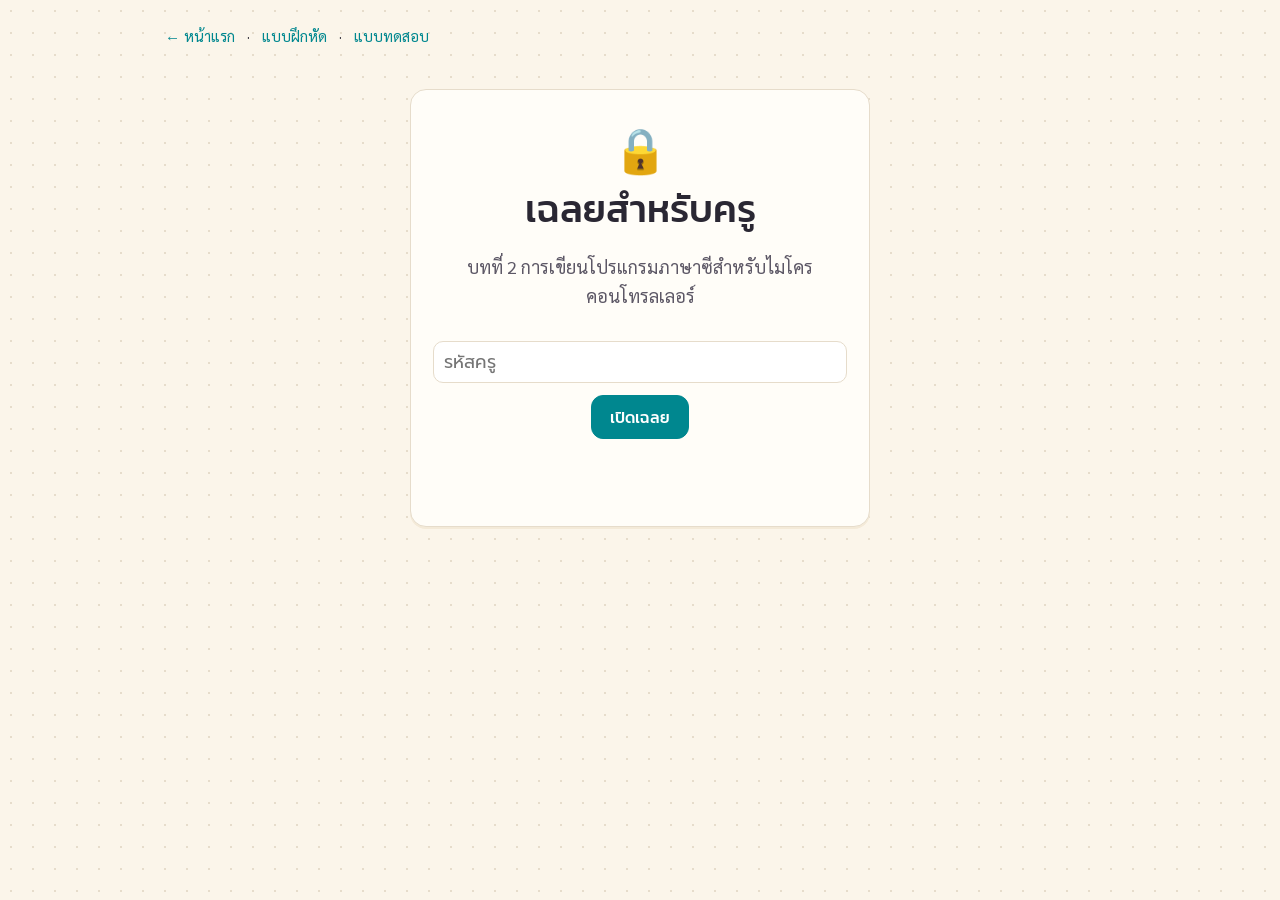
<file: ch02/answers.html>
<!DOCTYPE html>
<html lang="th">
<head>
<meta charset="UTF-8">
<meta name="viewport" content="width=device-width, initial-scale=1.0">
<meta name="robots" content="noindex">
<title>เฉลยสำหรับครู บทที่ 2</title>
<meta name="description" content="เฉลยแบบฝึกหัดและแบบทดสอบ บทที่ 2 สำหรับครู (ต้องใช้รหัสครู)">
<link rel="preconnect" href="https://fonts.googleapis.com">
<link rel="preconnect" href="https://fonts.gstatic.com" crossorigin>
<link href="https://fonts.googleapis.com/css2?family=Kanit:wght@400;500&family=Sarabun:wght@400;700&family=Prompt:wght@400;500;700&family=Courier+Prime:wght@400;700&display=swap" rel="stylesheet">
<link rel="stylesheet" href="../assets/css/theme.css">
<link rel="stylesheet" href="../assets/css/code.css">
<style>
    .gate-box { max-width: 460px; margin: 40px auto; text-align: center; }
    .gate-box input { width: 100%; margin: 12px 0; font-family: var(--font-body); }
    .ans-q { padding: 10px 0; border-bottom: 1px dashed var(--line); }
    .ans-q .stem b.n { font-family: var(--font-display); color: var(--teal); }
    .ans-q ol { list-style: none; padding: 0; margin: 4px 0; display: grid; grid-template-columns: 1fr 1fr; gap: 2px 14px; }
    .ans-q li.key { color: var(--green); font-weight: 700; }
    .ans-q li.key::after { content: ' ✓'; }
    .ex-row { display: grid; grid-template-columns: 2.2em 1fr 1.2fr; gap: 10px; padding: 8px 0; border-bottom: 1px dashed var(--line); align-items: start; }
    .ex-row .a { font-weight: 700; color: var(--green); }
    .ex-row .how { font-size: 15.5px; color: var(--ink-soft); }
    .keytable { border-collapse: collapse; width: 100%; font-family: var(--font-mono); }
    .keytable td, .keytable th { border: 1px solid var(--line); text-align: center; padding: 4px; }
    .ex-row svg.fc { width: 130px !important; height: 60px !important; }
    .keytable th { background: var(--cream-deep); font-family: var(--font-display); font-weight: 500; }
    @media (max-width: 620px) { .ex-row { grid-template-columns: 2em 1fr; } .ex-row .how { grid-column: 2; } .ans-q ol { grid-template-columns: 1fr; } }
    @media print {
        body[data-only="quiz"] #exKey, body[data-only="ex"] #quizKey, body[data-only="ex"] #quickKey { display: none; }
        #exKey { break-before: page; }
        body[data-only="ex"] #exKey { break-before: auto; }
        .ex-row, .ans-q { break-inside: avoid; }
        .ex-row .how { font-size: 11pt; }
    }
</style>
</head>
<body class="doc">
<div class="doc-wrap">
    <nav class="topbar no-print">
        <a href="../index.html">← หน้าแรก</a> · <a href="exercises.html">แบบฝึกหัด</a> · <a href="quiz.html">แบบทดสอบ</a>
    </nav>

    <section class="card gate-box" id="gate">
        <div class="icon" style="font-size:44px">🔒</div>
        <h1>เฉลยสำหรับครู</h1>
        <p class="muted">บทที่ 2 การเขียนโปรแกรมภาษาซีสำหรับไมโครคอนโทรลเลอร์</p>
        <input type="password" id="pw" placeholder="รหัสครู" autocomplete="off" aria-label="รหัสครู">
        <button class="btn" type="button" id="open">เปิดเฉลย</button>
        <p id="msg" style="min-height:1.6em"></p>
    </section>

    <div id="content" hidden>
        <header class="card no-print">
            <h1>เฉลย บทที่ 2</h1>
            <div class="btn-row">
                <button class="btn" type="button" data-print="all">🖨 พิมพ์เฉลยทั้งหมด</button>
                <button class="btn ghost" type="button" data-print="quiz">🖨 เฉพาะแบบทดสอบ</button>
                <button class="btn ghost" type="button" data-print="ex">🖨 เฉพาะแบบฝึกหัด</button>
            </div>
        </header>
        <section class="card" id="quickKey"></section>
        <section class="card" id="quizKey"></section>
        <section class="card" id="exKey"></section>
    </div>
</div>

<script src="../assets/js/common.js"></script>
<script src="../assets/js/gates.js"></script>
<script src="../assets/js/code.js"></script>
<script src="quiz-data.js"></script>
<script src="exercises-data.js"></script>
<script src="answers.enc.js"></script>
<script>
/* ===========================================
   หน้าเฉลยครู: ถอดรหัส answers.enc.js ด้วยรหัสครู แล้วสร้างเฉลยจากไฟล์โจทย์
   =========================================== */
(function () {
    const C = LessonCommon, TH = ['ก', 'ข', 'ค', 'ง'];
    const OBJ = { 1: 'จุดประสงค์ข้อ 1 ขั้นตอนการพัฒนาโปรแกรม', 2: 'จุดประสงค์ข้อ 2 ภาษาซีสำหรับไมโครคอนโทรลเลอร์', 3: 'จุดประสงค์ข้อ 3 ฟังก์ชันรอง (รวม 2.4–2.5)' };

    function render(key) {
        const Q = QUIZ.questions;
        // ตารางเฉลยย่อ
        const cells = Q.map((q, i) => `<td>${i + 1}</td><td><b>${TH[key.quiz[q.id].correct]}</b></td>`);
        let rows = '';
        for (let i = 0; i < 10; i++) rows += `<tr>${cells[i]}${cells[i + 10]}</tr>`;
        document.getElementById('quickKey').innerHTML = `<h2>เฉลยย่อ แบบทดสอบ 20 ข้อ</h2>
            <table class="keytable"><tr><th>ข้อ</th><th>ตอบ</th><th>ข้อ</th><th>ตอบ</th></tr>${rows}</table>
            <p class="muted" style="margin:8px 0 0">ข้อ 1–5 วัด${OBJ[1]} · ข้อ 6–14 วัด${OBJ[2]} · ข้อ 15–20 วัด${OBJ[3]}</p>`;

        document.getElementById('quizKey').innerHTML = '<h2>เฉลยแบบทดสอบ พร้อมคำอธิบาย</h2>' + Q.map((q, i) => {
            const k = key.quiz[q.id];
            return `<div class="ans-q"><div class="stem"><b class="n">${i + 1}.</b> ${q.q} <span class="chip">${q.topic}</span></div>
                <ol>${q.choices.map((c, j) => `<li class="${j === k.correct ? 'key' : ''}">${TH[j]}. ${c}</li>`).join('')}</ol>
                <div class="note">${k.explain}</div></div>`;
        }).join('');

        let html = '<h2>เฉลยแบบฝึกหัด</h2>';
        EXERCISES.sets.forEach(set => {
            html += `<h2 style="margin-top:18px;color:var(--orange)">${set.title}</h2>`;
            set.parts.forEach(p => {
                html += `<h3 style="color:var(--teal)">${p.title}</h3>`;
                p.items.forEach((it, i) => {
                    const a = key.ex[it.id];
                    let q, ans = C.esc(a.answer);
                    if (it.type === 'conv') q = `<span class="mono">${C.esc(it.value)}<sub>${it.from}</sub></span> → ฐาน ${it.to}`;
                    else if (it.type === 'tt') {
                        const rows = it.gate === 'NOT' ? [[0], [1]] : [[0, 0], [0, 1], [1, 0], [1, 1]];
                        q = `<b>${it.gate} gate</b>`;
                        ans = `<table class="tt"><tr>${it.gate === 'NOT' ? '<th>A</th>' : '<th>A</th><th>B</th>'}<th>Q</th></tr>${rows.map((r, j) => `<tr>${r.map(v => `<td>${v}</td>`).join('')}<td><b>${a.answer[j]}</b></td></tr>`).join('')}</table>`;
                    } else if (it.gate) q = Gates.svg(it.gate, { labels: false });
                    else q = it.q;
                    if (it.type === 'conv') ans += `<sub>${it.to}</sub>`;
                    html += `<div class="ex-row"><span class="muted">${i + 1}.</span><div>${q}<div class="a">ตอบ: ${ans}</div></div><div class="how">${a.explain || ''}</div></div>`;
                });
            });
        });
        document.getElementById('exKey').innerHTML = html;
        CodeHL.render(document.getElementById('content'));
    }

    async function open() {
        const msg = document.getElementById('msg');
        msg.textContent = 'กำลังถอดรหัส…';
        try {
            const key = await C.decryptAnswers(window.ANSWERS_ENC, document.getElementById('pw').value);
            render(key);
            document.getElementById('gate').hidden = true;
            document.getElementById('content').hidden = false;
        } catch (e) {
            msg.innerHTML = e.message === 'NO_CRYPTO'
                ? '<span class="bad">เบราว์เซอร์นี้ไม่รองรับการถอดรหัส ลองเปิดผ่าน https หรือ Chrome รุ่นใหม่</span>'
                : '<span class="bad">รหัสไม่ถูกต้อง</span>';
        }
    }

    document.getElementById('open').addEventListener('click', open);
    document.getElementById('pw').addEventListener('keydown', e => { if (e.key === 'Enter') open(); });
    document.addEventListener('click', e => {
        const b = e.target.closest('[data-print]'); if (!b) return;
        if (b.dataset.print === 'all') delete document.body.dataset.only; else document.body.dataset.only = b.dataset.print;
        window.print();
    });
    window.addEventListener('afterprint', () => delete document.body.dataset.only);
})();
</script>
</body>
</html>
</file>
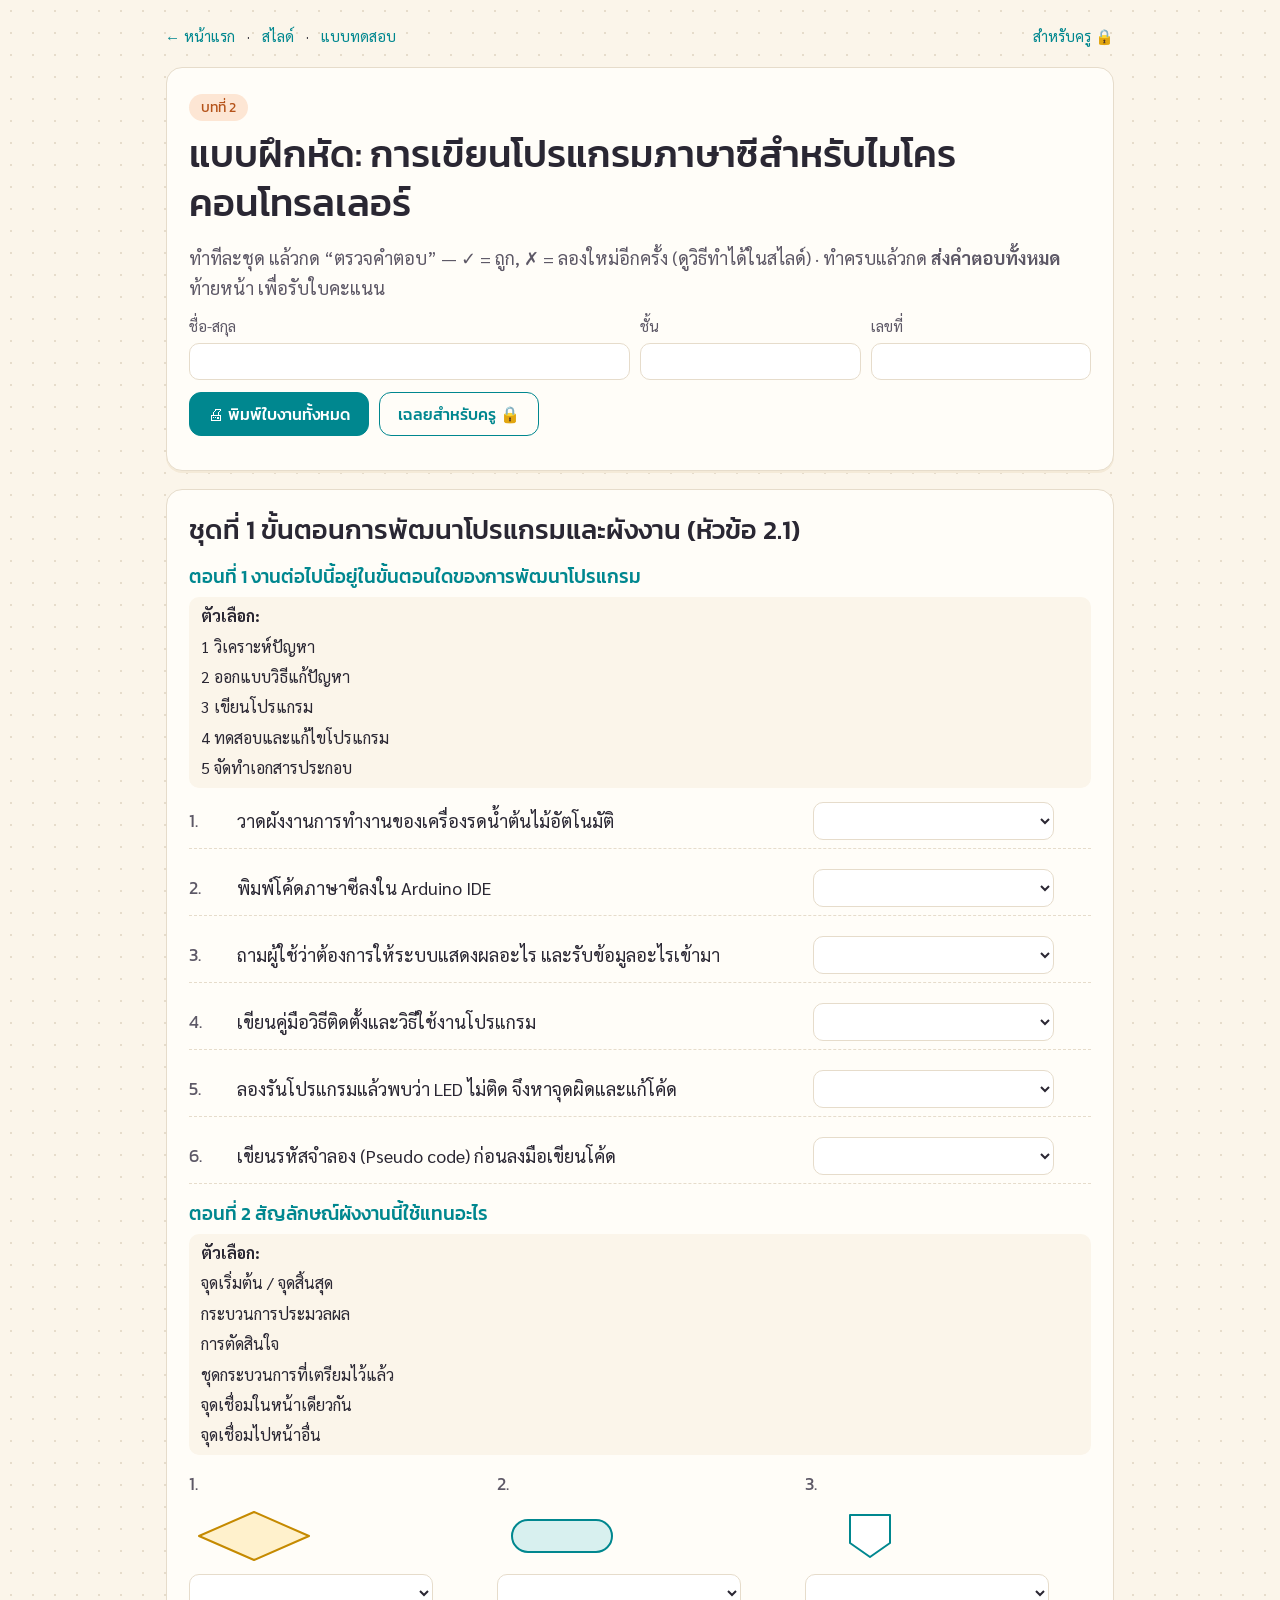
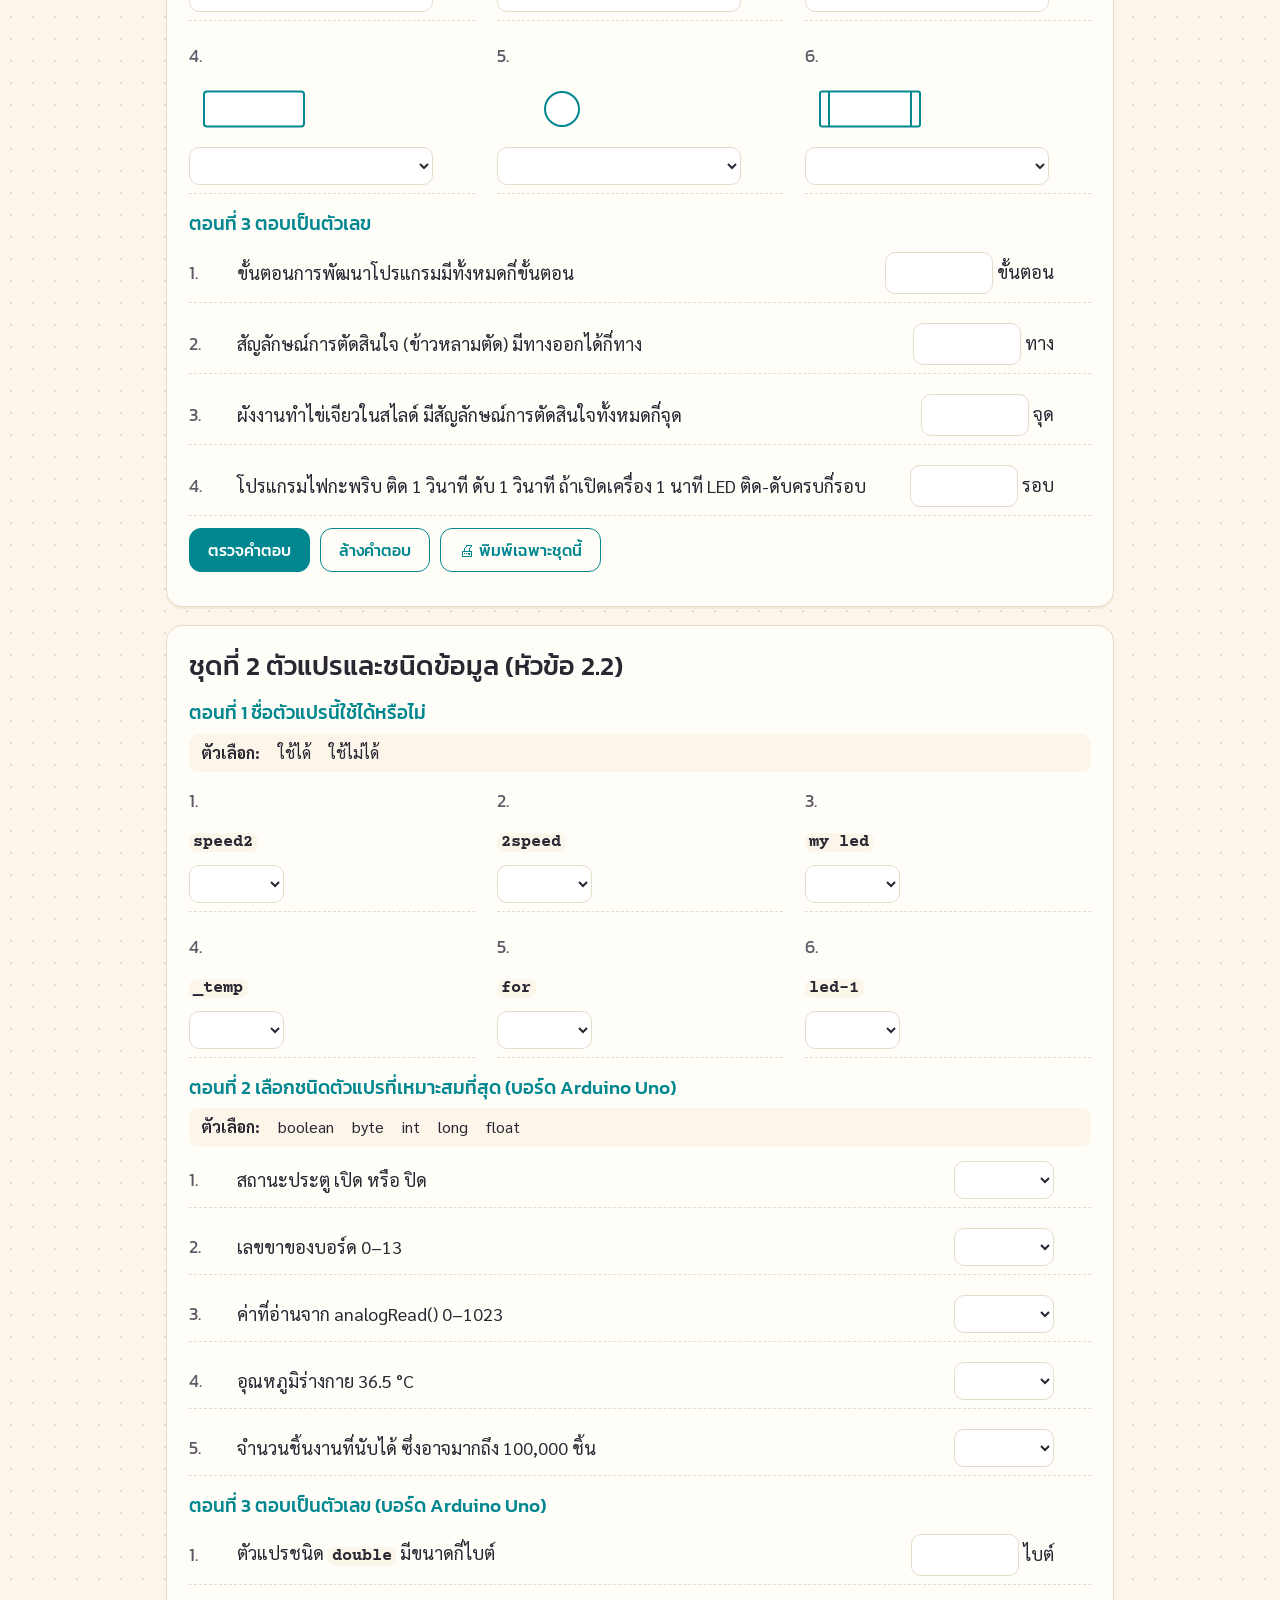
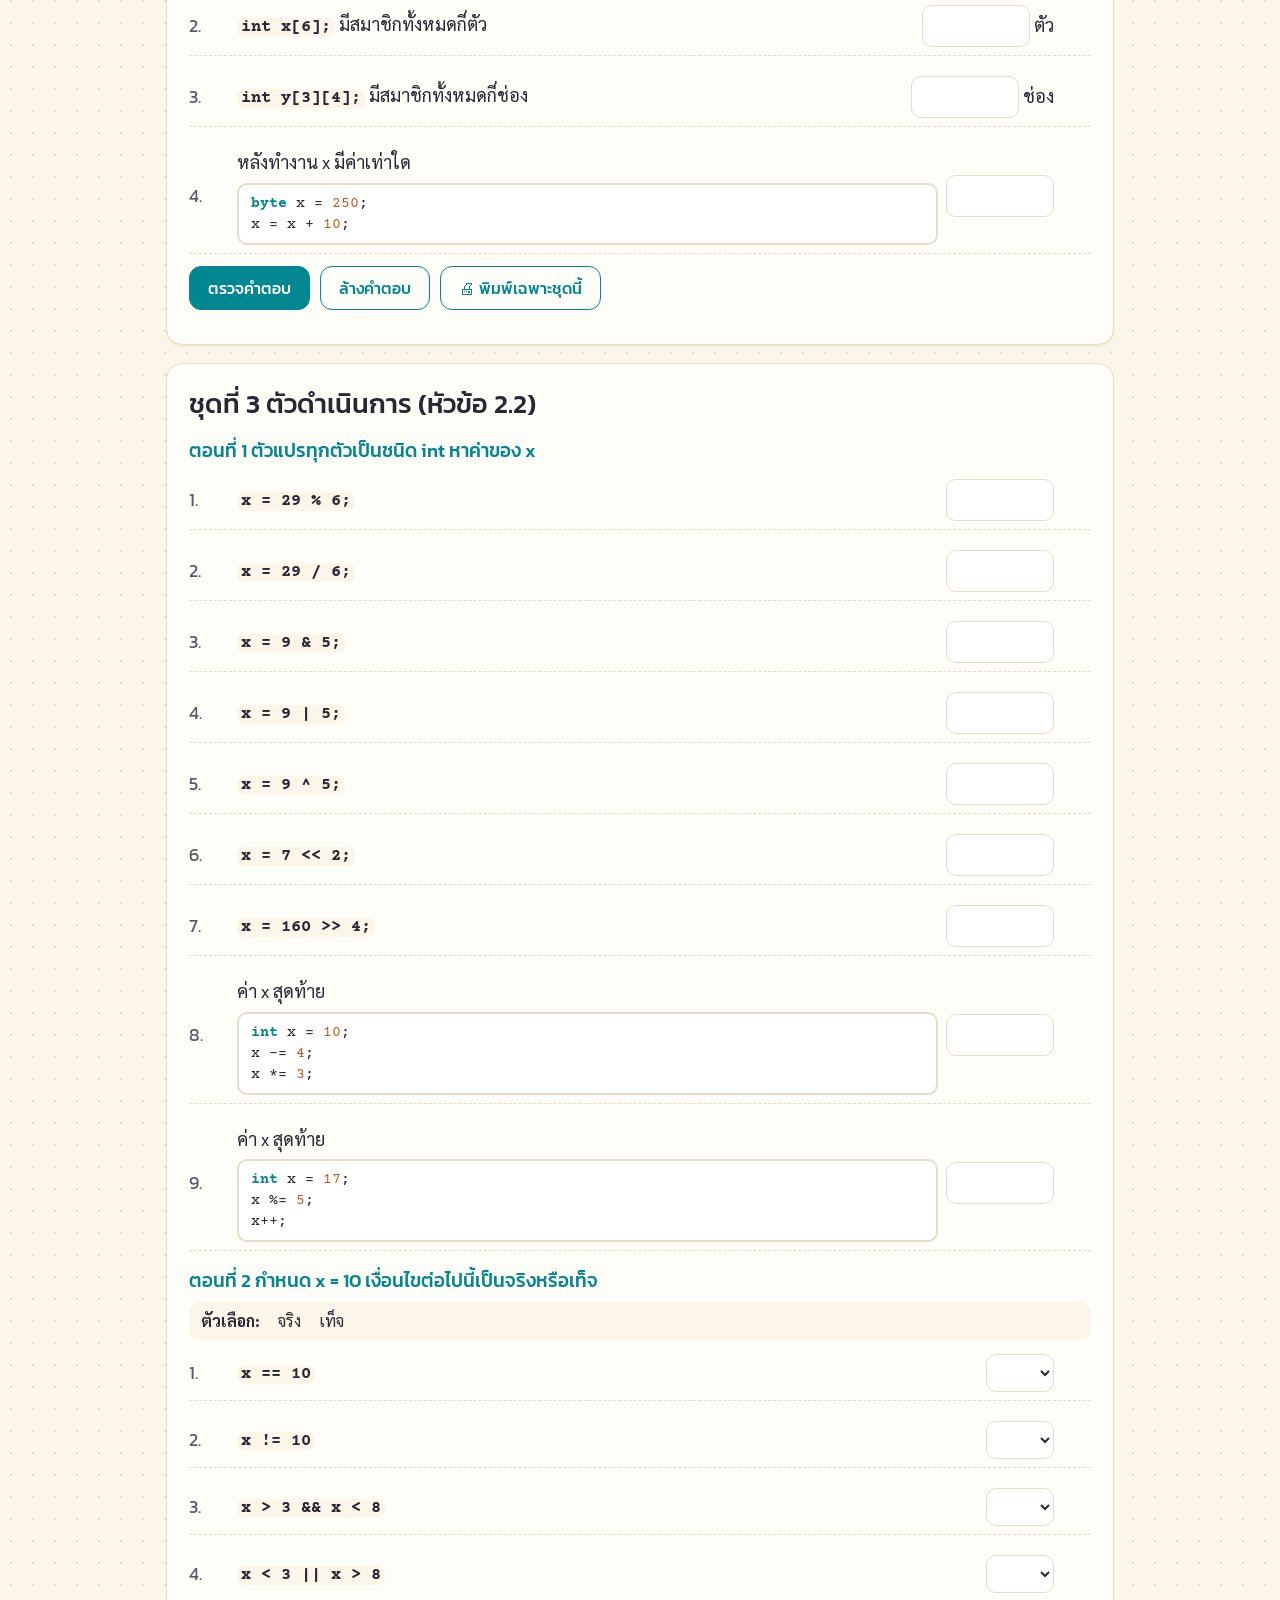
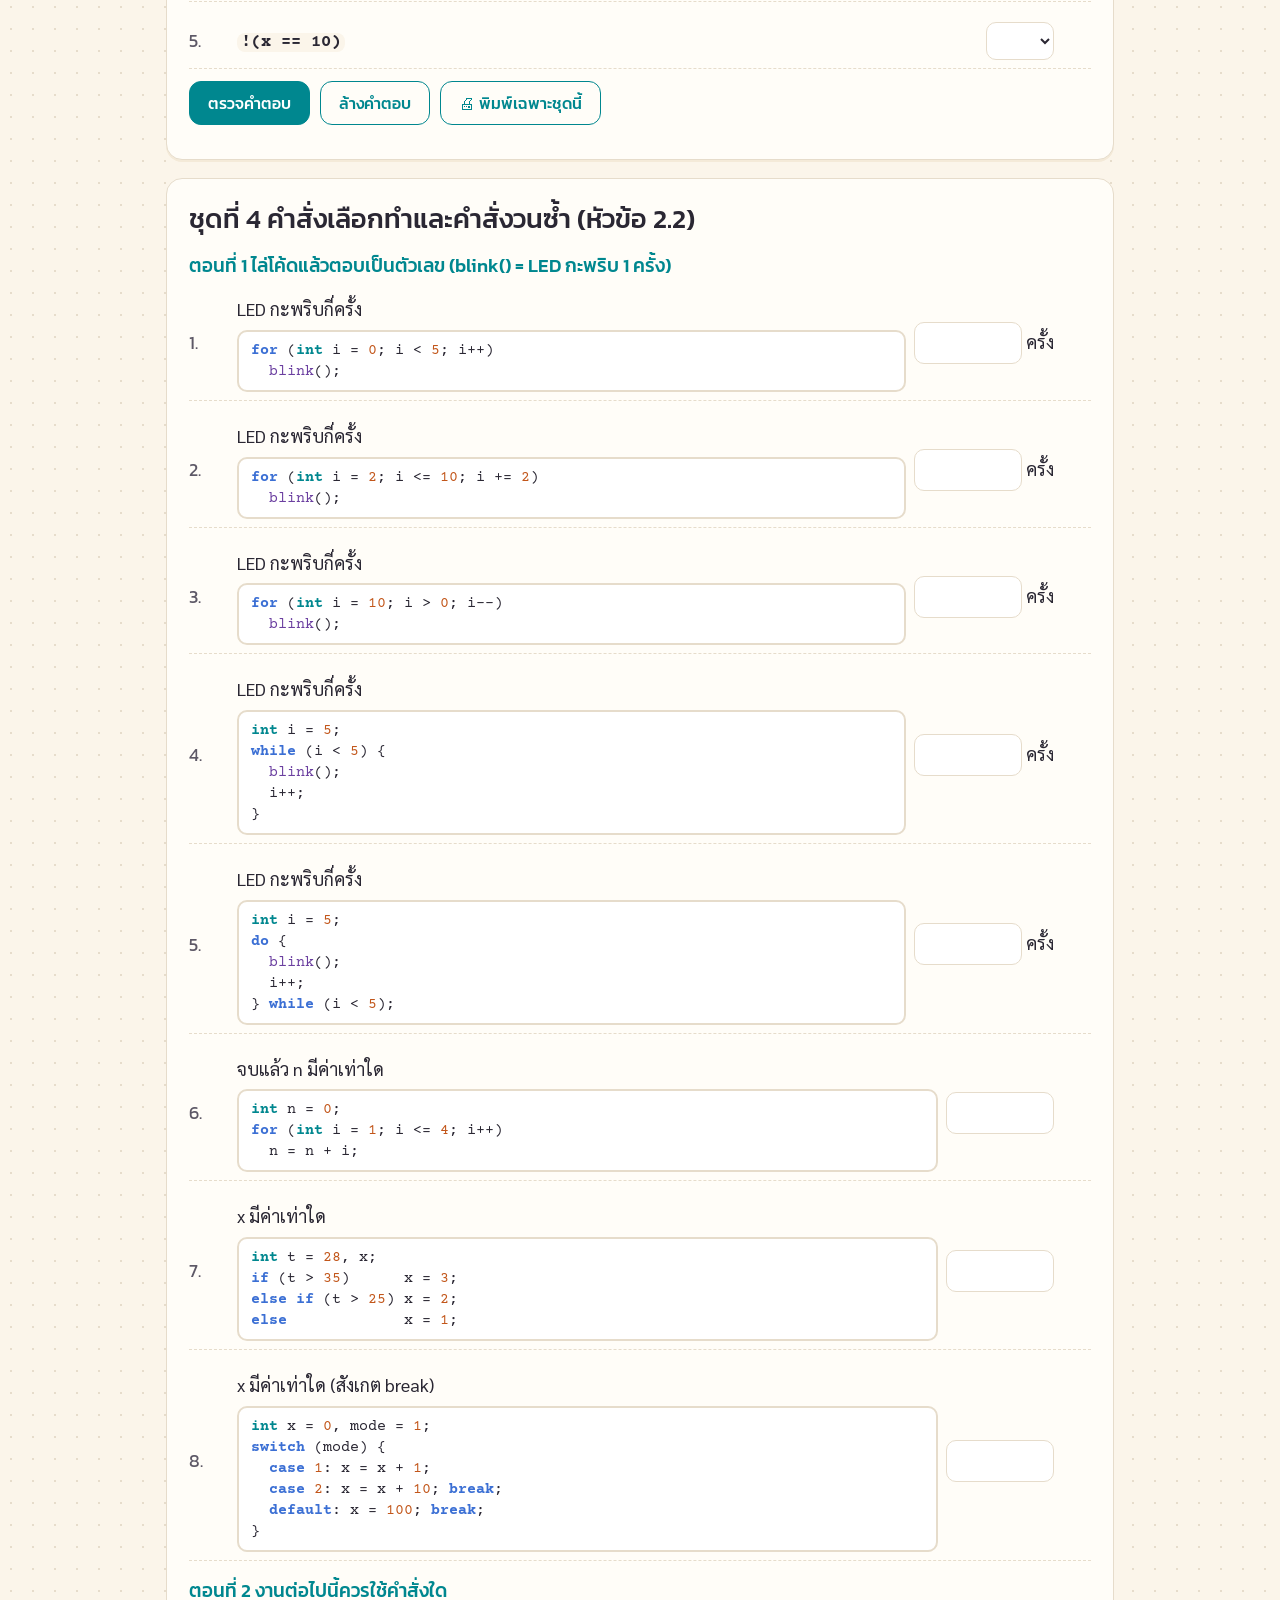
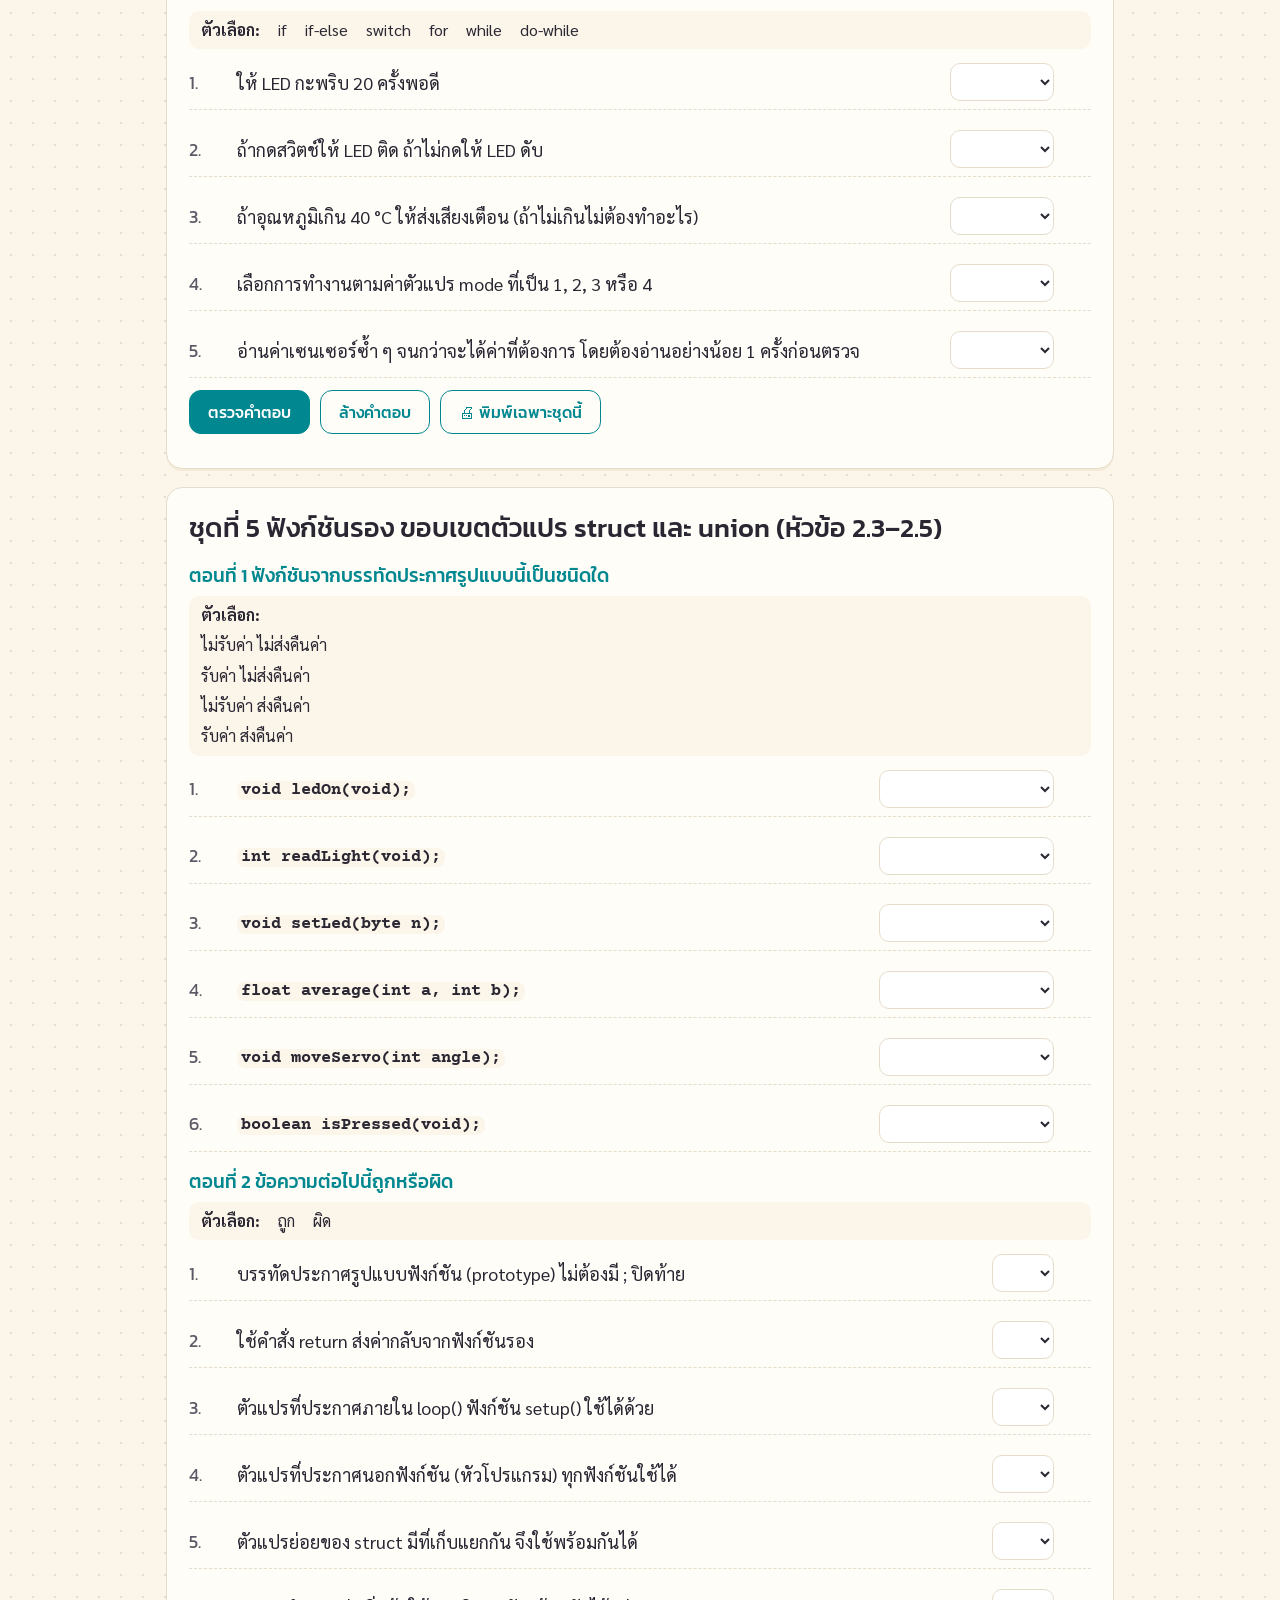
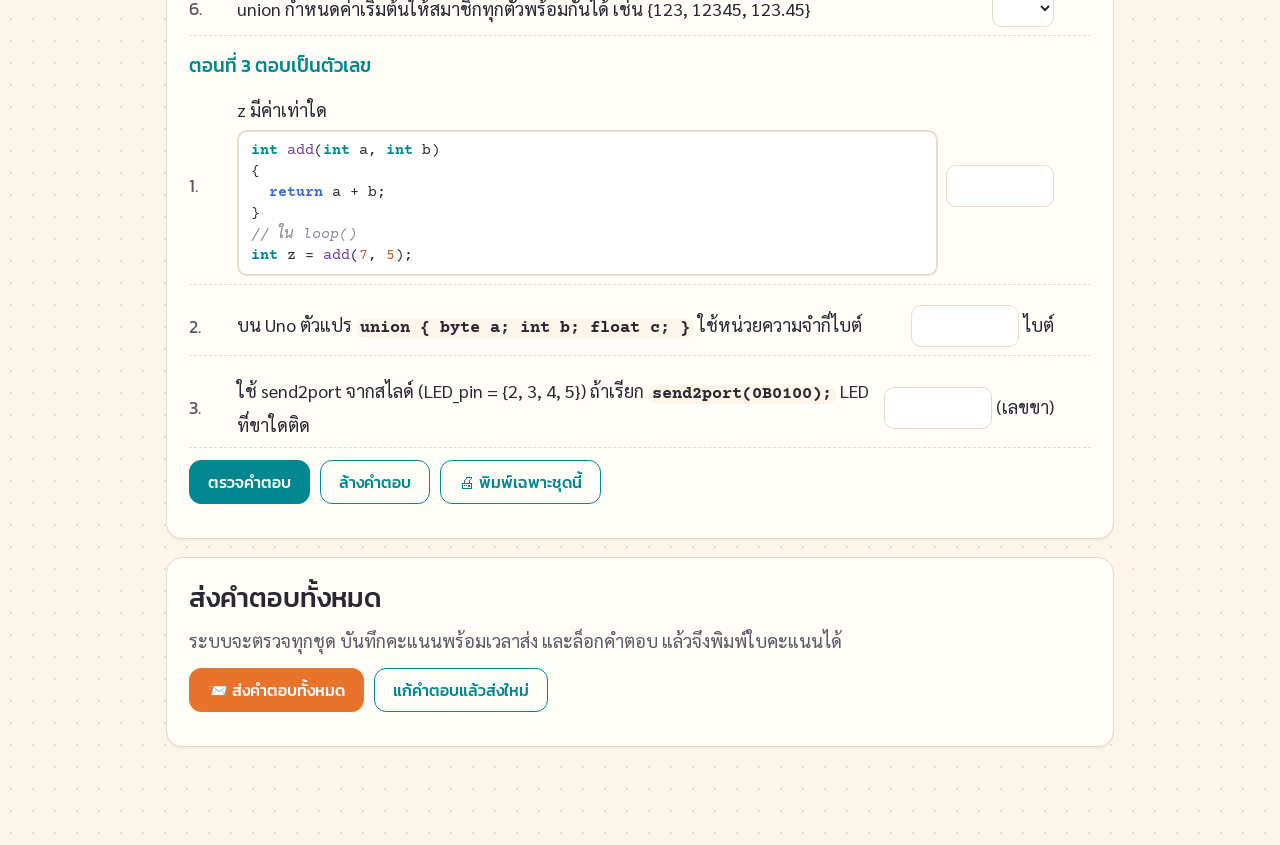
<file: ch02/exercises.html>
<!DOCTYPE html>
<html lang="th">
<head>
<meta charset="UTF-8">
<meta name="viewport" content="width=device-width, initial-scale=1.0">
<title>แบบฝึกหัด บทที่ 2</title>
<meta name="description" content="แบบฝึกหัด บทที่ 2 การเขียนโปรแกรมภาษาซีสำหรับไมโครคอนโทรลเลอร์ ตรวจคำตอบทันทีและพิมพ์เป็นใบงานได้">
<link rel="preconnect" href="https://fonts.googleapis.com">
<link rel="preconnect" href="https://fonts.gstatic.com" crossorigin>
<link href="https://fonts.googleapis.com/css2?family=Kanit:wght@400;500&family=Sarabun:wght@400;700&family=Prompt:wght@400;500;700&family=Courier+Prime:wght@400;700&display=swap" rel="stylesheet">
<link rel="stylesheet" href="../assets/css/theme.css">
<link rel="stylesheet" href="../assets/css/code.css">
<style>
    .set-head { display: flex; flex-wrap: wrap; align-items: center; gap: 10px; justify-content: space-between; }
    .part { margin-top: 18px; }
    .part h3 { color: var(--teal); }
    .items { display: grid; grid-template-columns: repeat(auto-fill, minmax(270px, 1fr)); gap: 12px 22px; }
    .items.wide { grid-template-columns: 1fr; }
    .item { display: flex; align-items: center; flex-wrap: wrap; gap: 8px; padding: 8px 0; border-bottom: 1px dashed var(--line); }
    .item .no { font-family: var(--font-display); color: var(--ink-soft); min-width: 2.2em; }
    .item .val { font-family: var(--font-mono); font-size: 19px; }
    .item input[type=text] { width: 7.5em; }
    .item.conv { flex-wrap: nowrap; white-space: nowrap; }
    .item select { max-width: 100%; }
    .item.sym { flex-direction: column; align-items: flex-start; }
    .item.tt { flex-direction: column; align-items: flex-start; }
    .item .qtext { flex: 1 1 260px; }
    .feedback { font-weight: 600; min-width: 1.6em; }
    .score { font-family: var(--font-display); font-size: 18px; }
    .tt select { width: 3.6em; font-family: var(--font-mono); }
    .opts { display: flex; flex-wrap: wrap; gap: 4px 18px; font-size: 16px; background: var(--cream); border-radius: 10px; padding: 6px 12px; margin-bottom: 6px; }
    .opts.col { flex-direction: column; }
    .who { display: grid; grid-template-columns: 2fr 1fr 1fr; gap: 10px; }
    .who label { display: flex; flex-direction: column; font-size: 15px; color: var(--ink-soft); gap: 4px; }
    .who input { width: 100%; }
    .btn:disabled { opacity: .45; cursor: not-allowed; }
    #result .big { font: 500 40px var(--font-display); color: var(--teal); }
    @media (max-width: 620px) { .who { grid-template-columns: 1fr 1fr; } .who label:first-child { grid-column: 1 / -1; } }
    .item .qtext pre.code { margin: 6px 0 0; }
    .item svg.fc { width: 130px !important; height: 60px !important; }
    .item .numin { white-space: nowrap; }
    .item.num input[type=text] { width: 6em; }
    .random-note { display: none; }
    .random .random-note { display: block; }
    .sheet-head { border: 1.5px solid #000; padding: 8px 12px; margin-bottom: 8mm; font-size: 12.5pt; }
    .sheet-head .line { display: flex; gap: 16px; flex-wrap: wrap; margin-top: 4px; }
    .sheet-head .line span { white-space: nowrap; }
    @media (max-width: 560px) { .items { grid-template-columns: 1fr; } }
    @media print {
        .set + .set { break-before: page; }
        body[data-print-set] .set { display: none; }
        body[data-print-set="s1"] .set[data-set="s1"], body[data-print-set="s2"] .set[data-set="s2"],
        body[data-print-set="s3"] .set[data-set="s3"], body[data-print-set="s4"] .set[data-set="s4"],
        body[data-print-set="s5"] .set[data-set="s5"] { display: block; break-before: auto; }
        .items { grid-template-columns: 1fr 1fr; gap: 2mm 10mm; }
        .items.wide { grid-template-columns: 1fr; }
        .item { padding: 2.5mm 0; border-bottom: none; }
        .doc .item input[type=text] { width: 34mm; }
        .doc .item select { min-width: 30mm; }
        .doc .tt select { min-width: 12mm; width: 12mm; }
        .score { display: none; }
        .opts { background: none; border: 1px solid #999; font-size: 12pt; }
        .part { break-inside: avoid; }
        .item.sym .gate-svg { margin: 1mm 0; }
        .gate-svg { width: 34mm; height: 17mm; }
        .doc .item.num input[type=text] { width: 22mm; }
        .item svg.fc { width: 30mm !important; height: 14mm !important; }
    }
</style>
</head>
<body class="doc">
<div class="doc-wrap">
    <nav class="topbar no-print">
        <a href="../index.html">← หน้าแรก</a> · <a href="slides.html">สไลด์</a> · <a href="quiz.html">แบบทดสอบ</a>
        <span class="spacer"></span>
        <a href="answers.html">สำหรับครู 🔒</a>
    </nav>

    <!-- หัวกระดาษใบงาน (แสดงเฉพาะตอนพิมพ์) -->
    <div class="sheet-head print-only">
        <b>ใบงาน/แบบฝึกหัด บทที่ 2 การเขียนโปรแกรมภาษาซีสำหรับไมโครคอนโทรลเลอร์</b> · วิชาไมโครคอนโทรลเลอร์
        <div class="line"><span>ชื่อ-สกุล ......................................................</span><span>ชั้น ...............</span><span>เลขที่ ........</span></div>
        <div class="line"><span>วันที่ ......../......../........</span><span>คะแนนที่ได้ ............ / <span class="total-print"></span></span></div>
    </div>

    <header class="card no-print">
        <span class="chip orange">บทที่ 2</span>
        <h1 style="margin-top:8px">แบบฝึกหัด: การเขียนโปรแกรมภาษาซีสำหรับไมโครคอนโทรลเลอร์</h1>
        <p class="muted" style="margin:0 0 12px">ทำทีละชุด แล้วกด “ตรวจคำตอบ” — ✓ = ถูก, ✗ = ลองใหม่อีกครั้ง (ดูวิธีทำได้ในสไลด์) · ทำครบแล้วกด <b>ส่งคำตอบทั้งหมด</b> ท้ายหน้า เพื่อรับใบคะแนน</p>
        <div class="who">
            <label>ชื่อ-สกุล <input class="name-field" type="text" id="name" autocomplete="name"></label>
            <label>ชั้น <input class="name-field" type="text" id="room"></label>
            <label>เลขที่ <input class="name-field" type="text" id="no" inputmode="numeric"></label>
        </div>
        <div class="btn-row">
            <button class="btn" type="button" data-print="all">🖨 พิมพ์ใบงานทั้งหมด</button>
            <a class="btn ghost" href="answers.html">เฉลยสำหรับครู 🔒</a>
        </div>
    </header>

    <main id="sets"></main>

    <section class="card no-print" id="submitBox">
        <h2>ส่งคำตอบทั้งหมด</h2>
        <p class="muted" style="margin:0 0 6px">ระบบจะตรวจทุกชุด บันทึกคะแนนพร้อมเวลาส่ง และล็อกคำตอบ แล้วจึงพิมพ์ใบคะแนนได้</p>
        <div class="btn-row">
            <button class="btn orange" type="button" id="submitAll">📨 ส่งคำตอบทั้งหมด</button>
            <button class="btn ghost" type="button" id="unlockAll" hidden>แก้คำตอบแล้วส่งใหม่</button>
        </div>
        <div id="result" aria-live="polite"></div>
    </section>

    <!-- ใบรายงานคะแนน (สร้างหลังกดส่ง แสดงบนจอและพิมพ์ได้) -->
    <section class="score-sheet" id="scoreSheet" hidden aria-label="ใบรายงานคะแนน"></section>
</div>

<script src="../assets/js/common.js"></script>
<script src="../assets/js/gates.js"></script>
<script src="../assets/js/code.js"></script>
<script src="exercises-data.js"></script>
<script src="check-data.js"></script>
<script src="../assets/js/scoresheet.js"></script>
<script>
/* ===========================================
   แบบฝึกหัด: สร้างโจทย์จาก exercises-data.js, ตรวจคำตอบด้วยค่าแฮชใน check-data.js
   =========================================== */
(function () {
    const C = LessonCommon, E = window.EXERCISES, H = window.CHECK;
    const root = document.getElementById('sets');
    const TH = ['ก', 'ข', 'ค', 'ง', 'จ', 'ฉ'];
    let total = 0;

    function convLabel(it) {
        return `<span class="val">${C.esc(it.value)}<sub>${it.from}</sub></span> → ฐาน ${it.to} =`;
    }

    function itemHTML(it, n) {
        const no = `<span class="no">${n}.</span>`;
        if (it.type === 'conv') {
            return `<div class="item conv" data-id="${it.id}">${no}${convLabel(it)}
                <input type="text" inputmode="text" autocomplete="off" aria-label="คำตอบข้อ ${n}"><sub>${it.to}</sub><span class="feedback"></span></div>`;
        }
        if (it.type === 'tt') {
            const rows = it.gate === 'NOT' ? [[0], [1]] : [[0, 0], [0, 1], [1, 0], [1, 1]];
            const head = it.gate === 'NOT' ? '<th>A</th><th>Q</th>' : '<th>A</th><th>B</th><th>Q</th>';
            const body = rows.map(r => `<tr>${r.map(v => `<td>${v}</td>`).join('')}<td><select aria-label="Q"><option value=""></option><option>0</option><option>1</option></select></td></tr>`).join('');
            return `<div class="item tt" data-id="${it.id}" data-tt="${it.gate}"><div>${no}<b>${it.gate} gate</b> <span class="feedback"></span></div>
                <table class="tt"><tr>${head}</tr>${body}</table></div>`;
        }
        if (it.type === 'num') {
            return `<div class="item num" data-id="${it.id}">${no}<span class="qtext">${it.q}</span>
                <span class="numin"><input type="text" inputmode="text" autocomplete="off" aria-label="คำตอบข้อ ${n}"> ${it.unit || ''}</span><span class="feedback"></span></div>`;
        }
        const opts = '<option value=""></option>' + it.options.map(o => `<option>${C.esc(o)}</option>`).join('');
        if (it.gate) {
            return `<div class="item sym" data-id="${it.id}">${no}<span data-gate="${it.gate}"></span>
                <span><select aria-label="ชื่อเกตข้อ ${n}">${opts}</select> <span class="feedback"></span></span></div>`;
        }
        return `<div class="item" data-id="${it.id}">${no}<span class="qtext">${it.q}</span>
            <select aria-label="คำตอบข้อ ${n}">${opts}</select><span class="feedback"></span></div>`;
    }

    function partHTML(p) {
        const wide = p.items.some(it => (it.type === 'pick' || it.type === 'num') && !it.gate && (it.q || '').replace(/<[^>]+>/g, '').length > 26 && !/<svg/.test(it.q || ''));
        let n = 0;
        // ตัวเลือกที่ใช้ร่วมกันทั้งตอน แสดงเป็นรายการ (จำเป็นตอนพิมพ์ เพราะกระดาษมองไม่เห็นในช่องเลือก)
        const o = p.items[0].options;
        const shared = o && p.items.every(it => it.options && it.options.join('|') === o.join('|'));
        const optList = shared ? `<div class="opts${o.some(x => x.length > 20) ? ' col' : ''}"><b>ตัวเลือก:</b> ${o.map(x => `<span>${C.esc(x)}</span>`).join('')}</div>` : '';
        return `<div class="part"><h3>${p.title}</h3>${optList}<div class="items${wide ? ' wide' : ''}">${p.items.map(it => itemHTML(it, ++n)).join('')}</div></div>`;
    }

    function countItems(set) {
        return set.parts.reduce((a, p) => a + p.items.reduce((b, it) => b + (it.type === 'tt' ? (it.gate === 'NOT' ? 2 : 4) : 1), 0), 0);
    }

    function renderSet(set) {
        const sec = document.createElement('section');
        sec.className = 'card set';
        sec.dataset.set = set.id;
        const max = countItems(set);
        total += max;
        sec.innerHTML = `
            <div class="set-head"><h2 style="margin:0">${set.title}</h2><span class="score" aria-live="polite"></span></div>
            <p class="note random-note no-print">โหมดฝึกเพิ่ม: โจทย์สุ่มใหม่ ตรวจแล้วจะแสดงคำตอบที่ถูกให้ด้วย</p>
            <div class="parts">${set.parts.map(partHTML).join('')}</div>
            <div class="btn-row">
                <button class="btn" type="button" data-act="check">ตรวจคำตอบ</button>
                <button class="btn ghost" type="button" data-act="clear">ล้างคำตอบ</button>
                ${set.random ? '<button class="btn orange" type="button" data-act="random">🎲 สุ่มโจทย์ใหม่ (ฝึกเพิ่ม)</button><button class="btn ghost" type="button" data-act="std">กลับไปโจทย์ชุดมาตรฐาน</button>' : ''}
                <button class="btn ghost" type="button" data-print="${set.id}">🖨 พิมพ์เฉพาะชุดนี้</button>
            </div>`;
        sec.dataset.max = max;
        root.appendChild(sec);
        Gates.render(sec);
        CodeHL.render(sec);
    }

    /* --- ตรวจคำตอบ --- */
    function mark(el, ok) {
        el.classList.toggle('is-ok', ok === true);
        el.classList.toggle('is-bad', ok === false);
    }

    function checkSet(sec) {
        let got = 0;
        const random = sec.classList.contains('random');
        sec.querySelectorAll('.item').forEach(div => {
            const fb = div.querySelector('.feedback');
            if (div.classList.contains('tt')) {
                const fn = Gates.FN[div.dataset.tt];
                let all = true;
                div.querySelectorAll('tr').forEach((tr, i) => {
                    if (i === 0) return;
                    const ins = Array.from(tr.querySelectorAll('td')).slice(0, -1).map(td => +td.textContent);
                    const sel = tr.querySelector('select');
                    if (sel.value === '') { mark(sel, null); all = false; return; }
                    const ok = +sel.value === fn(...ins);
                    mark(sel, ok); if (ok) got++; else all = false;
                });
                fb.innerHTML = all ? '<span class="ok">✓</span>' : '';
                return;
            }
            const inp = div.querySelector('input, select');
            if (inp.value.trim() === '') { mark(inp, null); fb.textContent = ''; return; }
            let ok;
            if (random) {
                ok = C.norm(inp.value) === C.norm(div.dataset.ans);
            } else {
                ok = C.answerHash(H.salt, div.dataset.id, inp.value) === H.h[div.dataset.id];
            }
            mark(inp, ok);
            if (ok) got++;
            fb.innerHTML = ok ? '<span class="ok">✓</span>' : '<span class="bad">✗</span>' + (random ? ` <span class="muted">(${C.esc(div.dataset.ans)})</span>` : '');
        });
        sec.querySelector('.score').textContent = `ได้ ${got} / ${sec.dataset.max} คะแนน`;
        return got;
    }

    function clearSet(sec) {
        sec.querySelectorAll('input, select').forEach(i => { i.value = ''; mark(i, null); });
        sec.querySelectorAll('.feedback').forEach(f => f.textContent = '');
        sec.querySelector('.score').textContent = '';
    }

    /* --- โหมดสุ่มโจทย์ชุดที่ 1 (คำตอบคำนวณจากโจทย์) --- */
    function randomItems() {
        const r = (a, b) => a + Math.floor(Math.random() * (b - a + 1));
        const kinds = [
            () => ({ value: String(r(10, 255)), from: 10, to: 2 }),
            () => ({ value: String(r(10, 255)), from: 10, to: 2 }),
            () => ({ value: String(r(20, 120)), from: 10, to: [3, 4, 5, 8][r(0, 3)] }),
            () => ({ value: r(5, 255).toString(2), from: 2, to: 10 }),
            () => ({ value: r(5, 255).toString(2), from: 2, to: 10 }),
            () => { const b = [3, 5, 8][r(0, 2)]; return { value: r(20, 400).toString(b), from: b, to: 10 }; },
            () => ({ value: String(r(30, 999)), from: 10, to: 16 }),
            () => ({ value: r(16, 4095).toString(16).toUpperCase(), from: 16, to: 10 }),
            () => ({ value: r(16, 255).toString(2), from: 2, to: 16 }),
            () => ({ value: r(16, 255).toString(16).toUpperCase(), from: 16, to: 2 }),
            () => ({ value: String(r(256, 2000)), from: 10, to: 16 }),
            () => ({ value: r(256, 4095).toString(16).toUpperCase(), from: 16, to: 10 })
        ];
        return kinds.map((k, i) => Object.assign({ id: 'r' + i, type: 'conv' }, k()));
    }

    function setRandom(sec, on) {
        const set = E.sets.find(s => s.id === sec.dataset.set);
        const items = on ? randomItems() : set.parts[0].items;
        sec.classList.toggle('random', on);
        const part = { title: set.parts[0].title, items };
        sec.querySelector('.parts').innerHTML = partHTML(part);
        if (on) items.forEach(it => {
            sec.querySelector(`[data-id="${it.id}"]`).dataset.ans = parseInt(it.value, it.from).toString(it.to).toUpperCase();
        });
        sec.querySelector('.score').textContent = '';
    }

    /* --- พิมพ์ใบงาน (ช่องคำตอบว่าง) --- */
    function printSheet(which) {
        document.body.classList.add('print-blank');
        if (which !== 'all') document.body.dataset.printSet = which; else delete document.body.dataset.printSet;
        const max = which === 'all' ? total : +root.querySelector(`[data-set="${which}"]`).dataset.max;
        document.querySelector('.total-print').textContent = max;
        // โหมดสุ่มไม่ตรงกับเฉลย จึงกลับไปโจทย์มาตรฐานก่อนพิมพ์
        root.querySelectorAll('.set.random').forEach(sec => setRandom(sec, false));
        window.print();
    }
    window.addEventListener('afterprint', () => { document.body.classList.remove('print-blank'); delete document.body.dataset.printSet; });

    E.sets.forEach(renderSet);
    document.querySelector('.total-print').textContent = total;

    /* --- ส่งคำตอบทั้งหมด: ตรวจทุกชุด บันทึกคะแนน+เวลา ล็อกคำตอบ แล้วสร้างใบคะแนน --- */
    let loadedAt = Date.now(), startedAt = null, confirmBlank = false, locked = false;
    root.addEventListener('input', () => { if (!startedAt) startedAt = Date.now(); confirmBlank = false; });
    root.addEventListener('change', () => { if (!startedAt) startedAt = Date.now(); confirmBlank = false; });
    const resBox = document.getElementById('result');
    const who = () => ({ name: document.getElementById('name').value.trim(), room: document.getElementById('room').value.trim(), no: document.getElementById('no').value.trim() });

    function setLocked(on) {
        locked = on;
        root.classList.toggle('locked', on);
        root.querySelectorAll('input, select').forEach(i => { i.disabled = on; });
        root.querySelectorAll('[data-act]').forEach(b => { b.disabled = on; });
        ['name', 'room', 'no'].forEach(id => { document.getElementById(id).disabled = on; });
        document.getElementById('submitAll').disabled = on;
        document.getElementById('unlockAll').hidden = !on;
    }

    function submitAll() {
        if (locked) return;
        const w = who();
        if (!w.name || !w.room || !w.no) { resBox.innerHTML = '<p class="bad">กรุณากรอก ชื่อ-สกุล ชั้น และเลขที่ ด้านบนให้ครบก่อนส่ง</p>'; document.getElementById('name').focus(); return; }
        if (root.querySelector('.set.random')) { resBox.innerHTML = '<p class="bad">ชุดที่ 1 อยู่ในโหมดฝึกเพิ่ม (โจทย์สุ่ม) — กด “กลับไปโจทย์ชุดมาตรฐาน” แล้วทำให้ครบก่อนส่ง</p>'; return; }
        const blank = Array.from(root.querySelectorAll('input, select')).filter(i => i.value.trim() === '').length;
        if (blank && !confirmBlank) {
            confirmBlank = true;
            resBox.innerHTML = `<p class="bad">ยังไม่ได้ตอบ ${blank} ช่อง — ถ้าต้องการส่งเลย ให้กด “ส่งคำตอบทั้งหมด” อีกครั้ง</p>`;
            return;
        }
        const sets = Array.from(root.querySelectorAll('.set')).map(sec => ({
            id: sec.dataset.set, title: E.sets.find(x => x.id === sec.dataset.set).title, got: checkSet(sec), max: +sec.dataset.max
        }));
        const score = sets.reduce((a, x) => a + x.got, 0);
        const submittedAt = Date.now(), start = startedAt || loadedAt;
        const k = 'mcu-ch02-ex:' + w.room + ':' + w.no + ':' + w.name;
        const rec = C.store.get(k, { history: [] });
        const attempt = rec.history.length + 1;
        rec.history.push({ score, total, sets: sets.map(x => x.got), submittedAt, startedAt: start, attempt });
        C.store.set(k, rec);
        setLocked(true);

        const detail = `<table class="ss-sets"><tr><th>ชุด</th><th>เรื่อง</th><th>ได้</th><th>เต็ม</th></tr>${sets.map((x, i) => {
            const m = x.title.match(/^ชุดที่ \d+ (.*)$/);
            return `<tr><td>${i + 1}</td><td>${C.esc(m ? m[1] : x.title)}</td><td><b>${x.got}</b></td><td>${x.max}</td></tr>`;
        }).join('')}<tr><th colspan="2" style="text-align:right">รวม</th><td><b>${score}</b></td><td>${total}</td></tr></table>`;
        ScoreSheet.render(document.getElementById('scoreSheet'), {
            kind: 'แบบฝึกหัด', chapter: E.chapter, who: w, score, total, submittedAt, startedAt: start, attempt, detailHTML: detail
        });
        resBox.innerHTML = `<p class="ok" style="margin:10px 0 0">ส่งคำตอบเรียบร้อย · ${C.thaiDateTime(submittedAt)}</p>
            <div class="big">${score} / ${total} คะแนน (${Math.round(score / total * 100)}%)</div>
            <div class="score-actions" style="margin-top:10px">
                <button class="btn orange" type="button" id="printScore">🖨 พิมพ์ใบคะแนน</button>
                <span class="hint">ในหน้าต่างพิมพ์ เลือกปลายทาง “บันทึกเป็น PDF” แล้วนำไฟล์ไปแนบส่งใน Google Classroom</span>
            </div>`;
        document.getElementById('printScore').addEventListener('click', () => ScoreSheet.print());
        document.getElementById('scoreSheet').scrollIntoView({ behavior: 'smooth' });
    }

    document.getElementById('submitAll').addEventListener('click', submitAll);
    document.getElementById('unlockAll').addEventListener('click', () => {
        setLocked(false);
        confirmBlank = false;
        resBox.innerHTML = '<p class="muted">ปลดล็อกแล้ว แก้คำตอบได้ — เมื่อส่งอีกครั้งจะนับเป็นการส่งครั้งถัดไป</p>';
        document.getElementById('scoreSheet').hidden = true;
    });

    document.addEventListener('click', e => {
        const p = e.target.closest('[data-print]');
        if (p) { printSheet(p.dataset.print); return; }
        const b = e.target.closest('[data-act]'); if (!b || locked) return;
        const sec = b.closest('.set');
        ({ check: () => checkSet(sec), clear: () => clearSet(sec), random: () => setRandom(sec, true), std: () => setRandom(sec, false) })[b.dataset.act]();
    });
})();
</script>
</body>
</html>
</file>
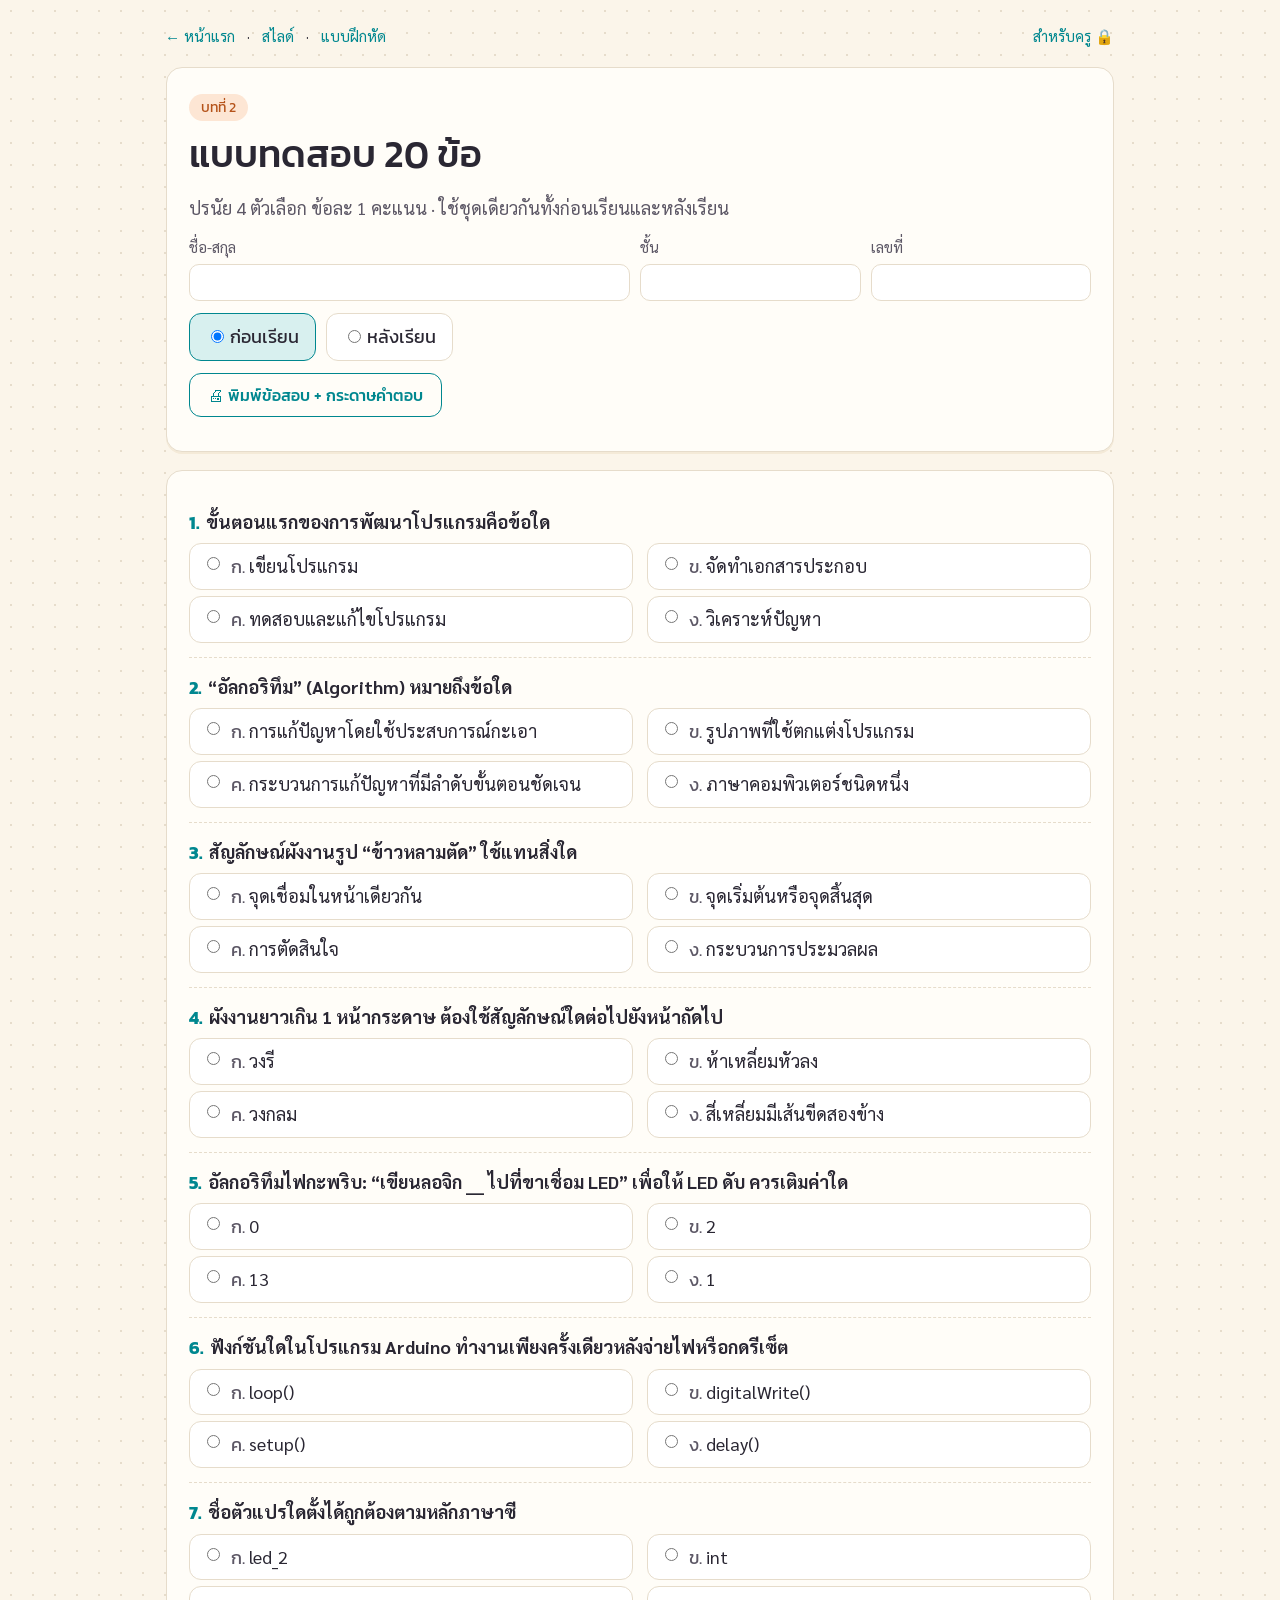
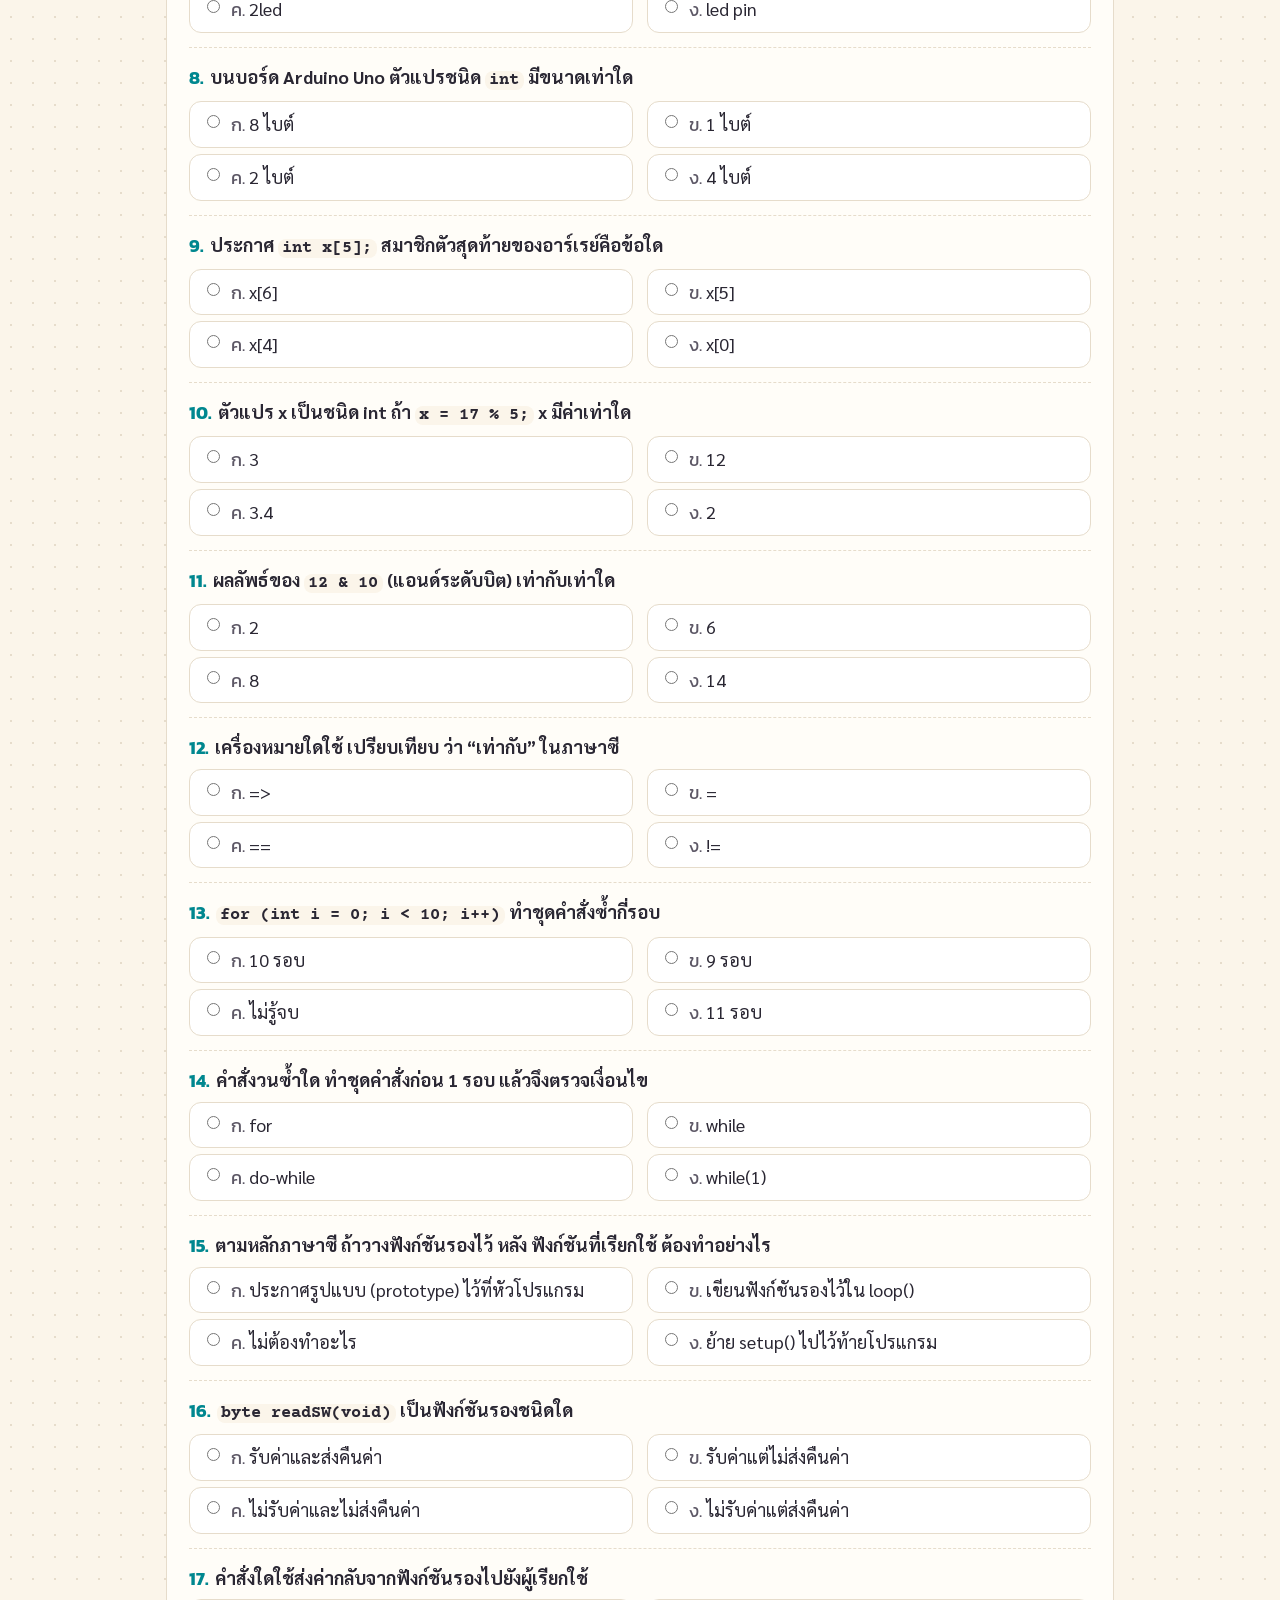
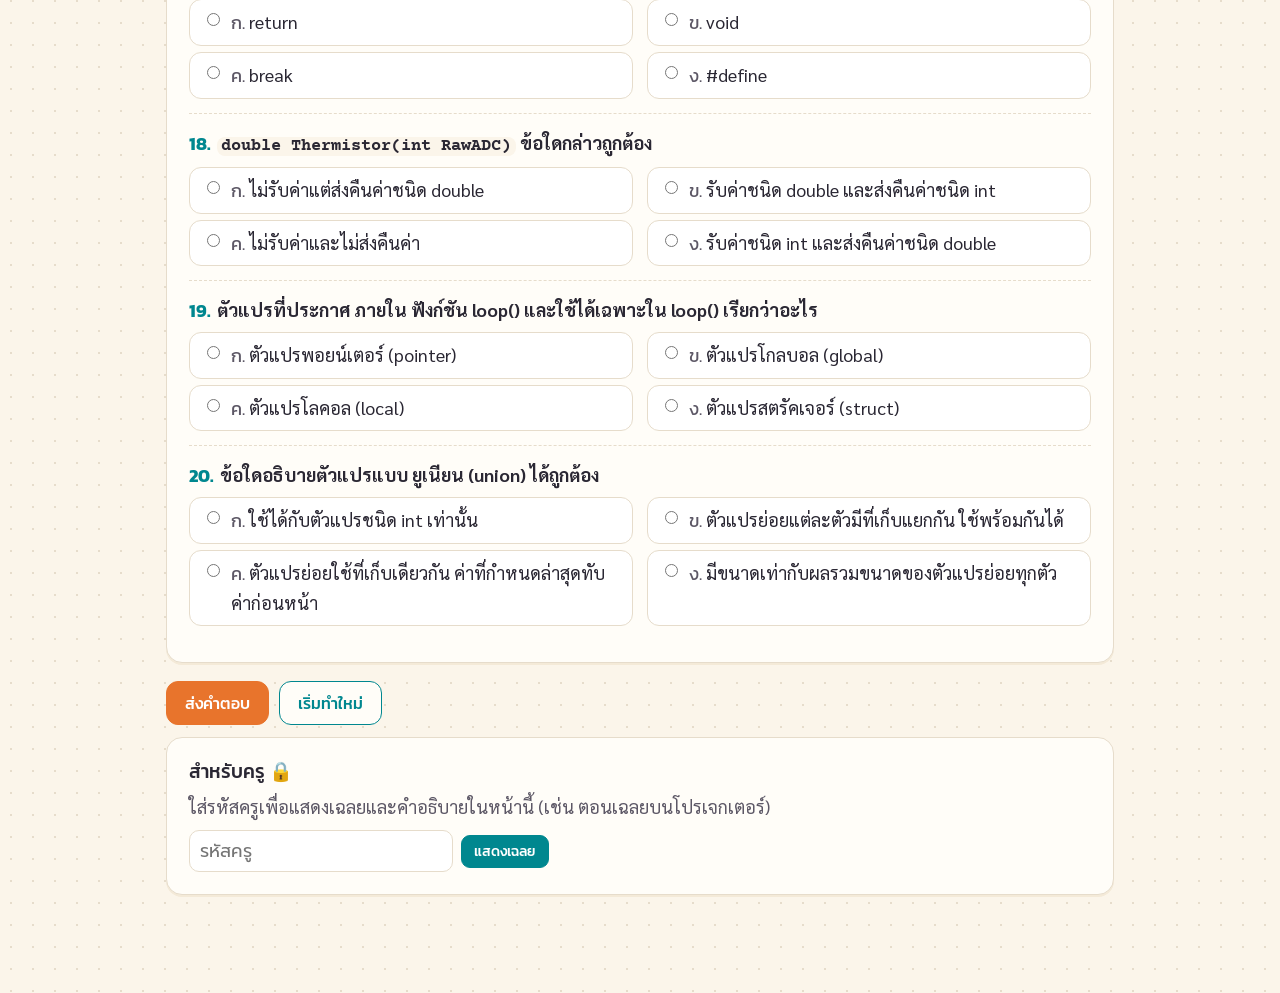
<file: ch02/quiz.html>
<!DOCTYPE html>
<html lang="th">
<head>
<meta charset="UTF-8">
<meta name="viewport" content="width=device-width, initial-scale=1.0">
<title>แบบทดสอบ บทที่ 2</title>
<meta name="description" content="แบบทดสอบก่อนเรียน/หลังเรียน บทที่ 2 การเขียนโปรแกรมภาษาซีสำหรับไมโครคอนโทรลเลอร์ 20 ข้อ">
<link rel="preconnect" href="https://fonts.googleapis.com">
<link rel="preconnect" href="https://fonts.gstatic.com" crossorigin>
<link href="https://fonts.googleapis.com/css2?family=Kanit:wght@400;500&family=Sarabun:wght@400;700&family=Prompt:wght@400;500;700&family=Courier+Prime:wght@400;700&display=swap" rel="stylesheet">
<link rel="stylesheet" href="../assets/css/theme.css">
<link rel="stylesheet" href="../assets/css/code.css">
<style>
    .who { display: grid; grid-template-columns: 2fr 1fr 1fr; gap: 10px; }
    .who label { display: flex; flex-direction: column; font-size: 15px; color: var(--ink-soft); gap: 4px; }
    .who input { width: 100%; }
    .modes { display: flex; gap: 10px; flex-wrap: wrap; margin-top: 12px; }
    .modes label { border: 1.5px solid var(--line); border-radius: 12px; padding: 8px 16px; cursor: pointer; background: #fff; font-family: var(--font-display); }
    .modes input { margin-right: 6px; }
    .modes label:has(input:checked) { border-color: var(--teal); background: var(--teal-soft); }
    .q { padding: 14px 0; border-bottom: 1px dashed var(--line); }
    .q:last-child { border-bottom: none; }
    .q .stem { font-weight: 700; margin-bottom: 6px; }
    .q .stem .n { font-family: var(--font-display); color: var(--teal); margin-right: 6px; }
    .q .res { margin-left: 8px; }
    .locked .choice { opacity: .8; }
    .btn:disabled { opacity: .45; cursor: not-allowed; }
    .choices { display: grid; grid-template-columns: 1fr 1fr; gap: 6px 14px; }
    .choice { display: flex; gap: 8px; align-items: flex-start; border: 1.5px solid var(--line); background: #fff; border-radius: 12px; padding: 7px 12px; cursor: pointer; }
    .choice:has(input:checked) { border-color: var(--teal); background: var(--teal-soft); }
    .choice input { margin-top: 6px; }
    .choice .l { font-family: var(--font-display); color: var(--ink-soft); }
    .choice.key { border-color: var(--green); background: var(--green-soft); }
    .explain { display: none; margin-top: 8px; }
    .reveal-on .explain { display: block; }
    .result { font-family: var(--font-display); }
    .result .big { font-size: 46px; color: var(--teal); }
    .compare { display: flex; gap: 14px; flex-wrap: wrap; margin-top: 8px; }
    .compare div { background: var(--cream); border-radius: 12px; padding: 8px 16px; }
    .sheet-head { border: 1.5px solid #000; padding: 8px 12px; margin-bottom: 6mm; font-size: 12.5pt; }
    .sheet-head .line { display: flex; gap: 16px; flex-wrap: wrap; margin-top: 4px; }
    .answer-sheet table { border-collapse: collapse; width: 100%; font-size: 12pt; }
    .answer-sheet td, .answer-sheet th { border: 1px solid #000; padding: 1.4mm 2mm; text-align: center; }
    .teacher { display: flex; gap: 8px; flex-wrap: wrap; align-items: center; }
    @media (max-width: 620px) { .who { grid-template-columns: 1fr 1fr; } .who label:first-child { grid-column: 1 / -1; } .choices { grid-template-columns: 1fr; } }
    @media print {
        .choices { grid-template-columns: 1fr 1fr; gap: 1mm 8mm; }
        .choice { border: none; padding: 0.6mm 0; background: none !important; }
        .choice input { display: none; }
        .q { padding: 2.2mm 0; border-bottom: none; }
        .q .res, .explain, #result, .who, .modes { display: none !important; }
        .answer-sheet { break-before: page; }
    }
</style>
</head>
<body class="doc">
<div class="doc-wrap">
    <nav class="topbar no-print">
        <a href="../index.html">← หน้าแรก</a> · <a href="slides.html">สไลด์</a> · <a href="exercises.html">แบบฝึกหัด</a>
        <span class="spacer"></span>
        <a href="answers.html">สำหรับครู 🔒</a>
    </nav>

    <div class="sheet-head print-only">
        <b>แบบทดสอบ บทที่ 2 การเขียนโปรแกรมภาษาซีสำหรับไมโครคอนโทรลเลอร์</b> · ปรนัย 4 ตัวเลือก 20 ข้อ (20 คะแนน)
        <div class="line"><span>ชื่อ-สกุล ......................................................</span><span>ชั้น ...............</span><span>เลขที่ ........</span></div>
        <div class="line"><span>☐ ก่อนเรียน &nbsp; ☐ หลังเรียน</span><span>วันที่ ......../......../........</span><span>คะแนน ............ / 20</span></div>
        <div style="margin-top:4px">คำชี้แจง: เลือกคำตอบที่ถูกต้องที่สุดเพียงข้อเดียว แล้วทำเครื่องหมาย ✗ ในกระดาษคำตอบ</div>
    </div>

    <header class="card no-print">
        <span class="chip orange">บทที่ 2</span>
        <h1 style="margin-top:8px">แบบทดสอบ 20 ข้อ</h1>
        <p class="muted" style="margin:0 0 12px">ปรนัย 4 ตัวเลือก ข้อละ 1 คะแนน · ใช้ชุดเดียวกันทั้งก่อนเรียนและหลังเรียน</p>
        <div class="who">
            <label>ชื่อ-สกุล <input class="name-field" type="text" id="name" autocomplete="name"></label>
            <label>ชั้น <input class="name-field" type="text" id="room"></label>
            <label>เลขที่ <input class="name-field" type="text" id="no" inputmode="numeric"></label>
        </div>
        <div class="modes" role="radiogroup" aria-label="ประเภทการทดสอบ">
            <label><input type="radio" name="mode" value="pre" checked>ก่อนเรียน</label>
            <label><input type="radio" name="mode" value="post">หลังเรียน</label>
        </div>
        <div class="btn-row">
            <button class="btn ghost" type="button" id="printPaper">🖨 พิมพ์ข้อสอบ + กระดาษคำตอบ</button>
        </div>
    </header>

    <main class="card" id="quiz"></main>

    <div class="btn-row no-print">
        <button class="btn orange" type="button" id="submit">ส่งคำตอบ</button>
        <button class="btn ghost" type="button" id="reset">เริ่มทำใหม่</button>
    </div>

    <section class="card result no-print" id="result" hidden aria-live="polite"></section>

    <!-- ใบรายงานคะแนน (สร้างหลังกดส่ง แสดงบนจอและพิมพ์ได้) -->
    <section class="score-sheet" id="scoreSheet" hidden aria-label="ใบรายงานคะแนน"></section>

    <section class="card no-print">
        <h3>สำหรับครู 🔒</h3>
        <p class="muted" style="margin:0 0 8px">ใส่รหัสครูเพื่อแสดงเฉลยและคำอธิบายในหน้านี้ (เช่น ตอนเฉลยบนโปรเจกเตอร์)</p>
        <div class="teacher">
            <input type="password" id="pw" placeholder="รหัสครู" autocomplete="off">
            <button class="btn small" type="button" id="unlock">แสดงเฉลย</button>
            <span id="pwMsg"></span>
        </div>
    </section>

    <!-- กระดาษคำตอบ (พิมพ์) -->
    <section class="answer-sheet print-only">
        <div class="sheet-head"><b>กระดาษคำตอบ แบบทดสอบ บทที่ 2</b>
            <div class="line"><span>ชื่อ-สกุล ......................................................</span><span>ชั้น ...............</span><span>เลขที่ ........</span><span>☐ ก่อนเรียน ☐ หลังเรียน</span></div>
        </div>
        <table id="sheetTable"></table>
    </section>
</div>

<script src="../assets/js/common.js"></script>
<script src="quiz-data.js"></script>
<script src="check-data.js"></script>
<script src="answers.enc.js"></script>
<script src="../assets/js/scoresheet.js"></script>
<script>
/* ===========================================
   แบบทดสอบ: สลับลำดับตัวเลือกบนจอ (พิมพ์ใช้ลำดับเดิม) ตรวจด้วยค่าแฮช ไม่มีเฉลยในหน้าเว็บ
   =========================================== */
(function () {
    const C = LessonCommon, Q = window.QUIZ.questions, H = window.CHECK;
    const TH = ['ก', 'ข', 'ค', 'ง'];
    const box = document.getElementById('quiz');
    let key = null;

    function render(shuffle) {
        box.innerHTML = Q.map((q, i) => {
            const order = shuffle ? C.shuffle([0, 1, 2, 3]) : [0, 1, 2, 3];
            return `<div class="q" data-id="${q.id}">
                <div class="stem"><span class="n">${i + 1}.</span>${q.q}<span class="res"></span></div>
                <div class="choices">${order.map((o, j) => `<label class="choice" data-o="${o}">
                    <input type="radio" name="${q.id}" value="${o}"><span><span class="l">${TH[j]}.</span> ${q.choices[o]}</span></label>`).join('')}</div>
                <div class="explain note"></div></div>`;
        }).join('');
        document.getElementById('sheetTable').innerHTML =
            '<tr><th>ข้อ</th><th>ก</th><th>ข</th><th>ค</th><th>ง</th><th>ข้อ</th><th>ก</th><th>ข</th><th>ค</th><th>ง</th></tr>' +
            Array.from({ length: 10 }, (_, i) => `<tr><td>${i + 1}</td><td></td><td></td><td></td><td></td><td>${i + 11}</td><td></td><td></td><td></td><td></td></tr>`).join('');
        if (key) showKey();
    }

    function who() {
        return { name: document.getElementById('name').value.trim(), room: document.getElementById('room').value.trim(), no: document.getElementById('no').value.trim() };
    }
    const mode = () => document.querySelector('input[name=mode]:checked').value;

    /* --- จับเวลา: เริ่มเมื่อเลือกคำตอบข้อแรก --- */
    let loadedAt = Date.now(), startedAt = null, confirmBlank = false, locked = false;
    box.addEventListener('change', () => { if (!startedAt) startedAt = Date.now(); confirmBlank = false; });

    function setLocked(on) {
        locked = on;
        box.classList.toggle('locked', on);
        box.querySelectorAll('input').forEach(i => { i.disabled = on; });
        ['name', 'room', 'no'].forEach(id => { document.getElementById(id).disabled = on; });
        document.querySelectorAll('input[name=mode]').forEach(i => { i.disabled = on; });
        document.getElementById('submit').disabled = on;
    }

    function submit() {
        if (locked) return;
        const w = who();
        if (!w.name || !w.room || !w.no) { alertBox('กรุณากรอก ชื่อ-สกุล ชั้น และเลขที่ ให้ครบก่อนส่งคำตอบ'); return; }
        const blanks = [];
        box.querySelectorAll('.q').forEach((div, i) => { if (!div.querySelector('input:checked')) blanks.push(i + 1); });
        if (blanks.length && !confirmBlank) {
            confirmBlank = true;
            alertBox(`ยังไม่ได้ตอบ ${blanks.length} ข้อ (ข้อ ${blanks.join(', ')}) — ถ้าต้องการส่งเลย ให้กด “ส่งคำตอบ” อีกครั้ง`);
            return;
        }
        let score = 0;
        const marks = [];
        box.querySelectorAll('.q').forEach(div => {
            const id = div.dataset.id;
            const sel = div.querySelector('input:checked');
            const res = div.querySelector('.res');
            if (!sel) { marks.push('–'); res.innerHTML = ' <span class="bad">(ไม่ได้ตอบ)</span>'; return; }
            const ok = C.answerHash(H.salt, id, sel.value) === H.h[id];
            if (ok) score++;
            marks.push(ok ? '✓' : '✗');
            res.innerHTML = ok ? ' <span class="ok">✓</span>' : ' <span class="bad">✗</span>';
        });
        const submittedAt = Date.now();
        const start = startedAt || loadedAt;
        const m = mode();
        const k = 'mcu-ch02-quiz:' + w.room + ':' + w.no + ':' + w.name;
        const rec = C.store.get(k, {});
        rec.history = rec.history || [];
        const attempt = rec.history.filter(h => h.mode === m).length + 1;
        rec.history.push({ mode: m, score, total: Q.length, marks: marks.join(''), submittedAt, startedAt: start, attempt });
        rec[m] = { score, at: submittedAt };
        C.store.set(k, rec);
        setLocked(true);

        const pct = Math.round(score / Q.length * 100);
        let cmp = '';
        if (rec.pre && rec.post) {
            const d = rec.post.score - rec.pre.score;
            cmp = `<table><tr><th>ก่อนเรียน (ล่าสุด)</th><td>${rec.pre.score} / 20</td><th>หลังเรียน (ล่าสุด)</th><td>${rec.post.score} / 20</td><th>พัฒนาการ</th><td><b>${d >= 0 ? '+' : ''}${d}</b> คะแนน</td></tr></table>`;
        }
        const cells = from => marks.slice(from, from + 10).map(x => `<td class="${x === '✓' ? 'ok' : 'bad'}">${x}</td>`).join('');
        const nums = from => Array.from({ length: 10 }, (_, i) => `<th>${from + i + 1}</th>`).join('');
        const detail = `<table class="ss-grid"><tr><th>ข้อ</th>${nums(0)}</tr><tr><th>ผล</th>${cells(0)}</tr><tr><th>ข้อ</th>${nums(10)}</tr><tr><th>ผล</th>${cells(10)}</tr></table>
            <div class="muted" style="font-size:13px">✓ = ตอบถูก · ✗ = ตอบผิด · – = ไม่ได้ตอบ</div>`;
        ScoreSheet.render(document.getElementById('scoreSheet'), {
            kind: 'แบบทดสอบ' + (m === 'pre' ? 'ก่อนเรียน' : 'หลังเรียน'),
            chapter: window.QUIZ.chapter,
            who: w, score, total: Q.length, submittedAt, startedAt: start, attempt,
            detailHTML: detail, extraHTML: cmp
        });

        const r = document.getElementById('result');
        r.hidden = false;
        r.innerHTML = `<div class="ok">ส่งคำตอบเรียบร้อย · ${C.thaiDateTime(submittedAt)}</div>
            <div class="big">${score} / ${Q.length} คะแนน (${pct}%)</div>
            <div class="muted" style="font-family:var(--font-body)">ข้อที่ผิดให้กลับไปทบทวนสไลด์หัวข้อนั้น · ครูจะเฉลยในชั้นเรียน</div>
            <div class="score-actions" style="margin-top:12px">
                <button class="btn orange" type="button" id="printScore">🖨 พิมพ์ใบคะแนน</button>
                <span class="hint">ในหน้าต่างพิมพ์ เลือกปลายทาง “บันทึกเป็น PDF” แล้วนำไฟล์ไปแนบส่งใน Google Classroom</span>
            </div>`;
        document.getElementById('printScore').addEventListener('click', () => ScoreSheet.print());
        r.scrollIntoView({ behavior: 'smooth' });
    }

    function alertBox(msg) {
        const r = document.getElementById('result');
        r.hidden = false; r.innerHTML = `<div class="bad">${msg}</div>`;
        r.scrollIntoView({ behavior: 'smooth' });
    }

    /* --- ครู: ถอดรหัสเฉลยแล้วแสดงในหน้านี้ --- */
    async function unlock() {
        const msg = document.getElementById('pwMsg');
        msg.textContent = 'กำลังตรวจสอบ…';
        try {
            key = await C.decryptAnswers(window.ANSWERS_ENC, document.getElementById('pw').value);
            msg.innerHTML = '<span class="ok">แสดงเฉลยแล้ว</span>';
            showKey();
        } catch (e) {
            msg.innerHTML = e.message === 'NO_CRYPTO' ? '<span class="bad">เบราว์เซอร์นี้ไม่รองรับ ลองเปิดผ่าน https หรือ Chrome</span>' : '<span class="bad">รหัสไม่ถูกต้อง</span>';
        }
    }

    function showKey() {
        box.classList.add('reveal-on');
        box.querySelectorAll('.q').forEach(div => {
            const k = key.quiz[div.dataset.id];
            div.querySelectorAll('.choice').forEach(c => c.classList.toggle('key', +c.dataset.o === k.correct));
            const letter = TH[Array.from(div.querySelectorAll('.choice')).findIndex(c => +c.dataset.o === k.correct)];
            div.querySelector('.explain').innerHTML = `<b>เฉลย ${letter}</b> — ${k.explain}`;
        });
    }

    render(true);
    document.getElementById('submit').addEventListener('click', submit);
    document.getElementById('reset').addEventListener('click', () => {
        setLocked(false);
        render(true);
        startedAt = null; loadedAt = Date.now(); confirmBlank = false;
        document.getElementById('result').hidden = true;
        document.getElementById('scoreSheet').hidden = true;
        window.scrollTo({ top: 0 });
    });
    document.getElementById('unlock').addEventListener('click', unlock);
    document.getElementById('pw').addEventListener('keydown', e => { if (e.key === 'Enter') unlock(); });
    /* พิมพ์ข้อสอบ: ใช้ลำดับตัวเลือกเดิม (ก ข ค ง ตรงกับเฉลย) — ถ้ายังไม่มีใครเลือกคำตอบ */
    let reRendered = false;
    window.addEventListener('beforeprint', () => {
        if (document.body.classList.contains('print-score')) return;
        if (!box.querySelector('input:checked')) { render(false); reRendered = true; }
    });
    window.addEventListener('afterprint', () => { if (reRendered) { render(true); reRendered = false; } });
    document.getElementById('printPaper').addEventListener('click', () => {
        if (locked) { alertBox('ส่งคำตอบแล้ว ถ้าจะพิมพ์ข้อสอบเปล่า ให้กด “เริ่มทำใหม่” ก่อน'); return; }
        box.querySelectorAll('input:checked').forEach(i => { i.checked = false; });
        window.print();
    });
})();
</script>
</body>
</html>
</file>
<file: assets/css/theme.css>
/* ===========================================
   THEME TOKENS — ใช้ร่วมกันทุกหน้า (สไลด์ แบบฝึกหัด แบบทดสอบ เฉลย)
   เปลี่ยนสีทั้งเว็บได้ที่ :root ด้านล่าง
   =========================================== */
:root {
    /* พื้นและหมึก — โทนขาวอบอุ่น */
    --paper: #fffdf8;
    --cream: #fbf5ea;
    --cream-deep: #f4ead8;
    --ink: #2a2733;
    --ink-soft: #5d5866;
    --line: #e6dccb;

    /* สีเน้น */
    --teal: #00878f;          /* โทนเดียวกับสี Arduino */
    --teal-soft: #d8f0ef;
    --orange: #e8742c;
    --orange-soft: #fde6d4;
    --sun: #f7b733;
    --sun-soft: #fff1cc;
    --blue: #3b6fd4;
    --blue-soft: #dfe8fa;
    --rose: #d6455d;
    --rose-soft: #fbe0e4;
    --green: #2e9b57;
    --green-soft: #dcf3e3;

    /* ลอจิก 1 / 0 */
    --hi: #e8742c;
    --lo: #a8a1b0;

    /* ฟอนต์: หัวข้อ Kanit / เนื้อหา Sarabun (ไทยมีหัว อ่านง่ายบนโปรเจกเตอร์) / ตัวเลข Prompt
       (เลือกฟอนต์ที่เลข 0 ไม่มีขีดทับ เพื่อไม่ให้สับสนกับ Ø ตอนเรียนเลขฐาน) */
    --font-display: 'Kanit', 'Sarabun', sans-serif;
    --font-body: 'Sarabun', sans-serif;
    --font-mono: 'Prompt', 'Sarabun', sans-serif;
}

* { box-sizing: border-box; }
body { font-variant-numeric: tabular-nums; }

/* ===========================================
   DOCUMENT PAGES (index / exercises / quiz / answers)
   =========================================== */
body.doc {
    margin: 0;
    background: var(--cream);
    background-image: radial-gradient(var(--line) 1px, transparent 1px);
    background-size: 22px 22px;
    color: var(--ink);
    font-family: var(--font-body);
    font-size: 18px;
    line-height: 1.65;
}

.doc-wrap {
    max-width: 980px;
    margin: 0 auto;
    padding: 24px 16px 80px;
}

.doc h1, .doc h2, .doc h3 {
    font-family: var(--font-display);
    font-weight: 500;
    line-height: 1.3;
    margin: 0 0 .4em;
}
.doc h1 { font-size: clamp(26px, 4vw, 38px); }
.doc h2 { font-size: clamp(21px, 3vw, 27px); }
.doc h3 { font-size: 19px; }

.doc a { color: var(--teal); }

.topbar {
    display: flex;
    align-items: center;
    gap: 12px;
    flex-wrap: wrap;
    margin-bottom: 18px;
    font-size: 15px;
}
.topbar a { text-decoration: none; }
.topbar .spacer { flex: 1; }

.card {
    background: var(--paper);
    border: 1px solid var(--line);
    border-radius: 16px;
    padding: 22px 22px;
    margin: 0 0 18px;
    box-shadow: 0 2px 0 var(--cream-deep);
}

.chip {
    display: inline-block;
    padding: 2px 12px;
    border-radius: 999px;
    font-size: 14px;
    font-family: var(--font-display);
    background: var(--teal-soft);
    color: var(--teal);
}
.chip.orange { background: var(--orange-soft); color: #b5531a; }
.chip.blue { background: var(--blue-soft); color: var(--blue); }
.chip.rose { background: var(--rose-soft); color: var(--rose); }
.chip.sun { background: var(--sun-soft); color: #9a6a00; }

.btn {
    display: inline-flex;
    align-items: center;
    gap: 8px;
    font: 500 16px var(--font-display);
    padding: 9px 18px;
    border-radius: 12px;
    border: 1.5px solid var(--teal);
    background: var(--teal);
    color: #fff;
    cursor: pointer;
    text-decoration: none;
}
.btn:hover { filter: brightness(1.08); }
.btn.ghost { background: var(--paper); color: var(--teal); }
.doc a.btn { color: #fff; }
.doc a.btn.ghost { color: var(--teal); }
.btn.orange { background: var(--orange); border-color: var(--orange); }
.btn.small { padding: 5px 12px; font-size: 14px; border-radius: 9px; }
.btn:focus-visible, input:focus-visible, select:focus-visible { outline: 3px solid var(--sun); outline-offset: 2px; }

.btn-row { display: flex; flex-wrap: wrap; gap: 10px; margin: 12px 0; }

.doc input[type=text], .doc input[type=password], .doc select {
    font: 18px var(--font-mono);
    padding: 6px 10px;
    border: 1.5px solid var(--line);
    border-radius: 10px;
    background: #fff;
    color: var(--ink);
    min-width: 0;
}
.doc input.name-field { font-family: var(--font-body); }
.doc select { font-family: var(--font-body); font-size: 17px; }

.ok { color: var(--green); font-weight: 600; }
.bad { color: var(--rose); font-weight: 600; }
.is-ok { border-color: var(--green) !important; background: var(--green-soft) !important; }
.is-bad { border-color: var(--rose) !important; background: var(--rose-soft) !important; }

.muted { color: var(--ink-soft); }
.note {
    border-left: 4px solid var(--sun);
    background: var(--sun-soft);
    padding: 10px 14px;
    border-radius: 0 10px 10px 0;
    font-size: 16px;
}

table.tt { border-collapse: collapse; margin: 8px 0; font-family: var(--font-mono); }
table.tt th, table.tt td { border: 1px solid var(--line); padding: 4px 14px; text-align: center; }
table.tt th { background: var(--cream-deep); font-family: var(--font-display); font-weight: 500; }

.gate-svg { width: 150px; height: 75px; }
.gate-svg path, .gate-svg circle { stroke: var(--ink); stroke-width: 4; fill: var(--teal-soft); stroke-linejoin: round; }
.gate-svg line, .gate-svg .wire { stroke: var(--ink); stroke-width: 4; fill: none; stroke-linecap: round; }
.gate-svg text { font: 600 18px var(--font-mono); fill: var(--ink-soft); stroke: none; }

.print-only { display: none; }

/* ===========================================
   SCORE SHEET — ใบรายงานคะแนน (scoresheet.js)
   =========================================== */
.score-sheet {
    background: #fff;
    border: 2px solid var(--ink);
    border-radius: 14px;
    padding: 22px 26px;
    margin: 0 0 18px;
    max-width: 760px;
}
.score-sheet .ss-top { text-align: center; border-bottom: 2px solid var(--ink); padding-bottom: 10px; margin-bottom: 14px; }
.score-sheet .ss-org { font-size: 15px; color: var(--ink-soft); }
.score-sheet .ss-title { font: 500 28px var(--font-display); margin: 2px 0; }
.score-sheet .ss-sub { font-size: 16px; }
.score-sheet table { border-collapse: collapse; width: 100%; margin: 8px 0; }
.score-sheet th, .score-sheet td { border: 1px solid #b9b2a6; padding: 5px 10px; text-align: left; font-size: 16px; }
.score-sheet th { background: var(--cream); font-family: var(--font-display); font-weight: 500; white-space: nowrap; width: 1%; }
.score-sheet .ss-score { text-align: center; font-family: var(--font-display); font-size: 20px; margin: 12px 0 6px; }
.score-sheet .ss-big { font: 600 46px var(--font-mono); color: var(--teal); }
.score-sheet .ss-pct { color: var(--ink-soft); }
.score-sheet .ss-grid td, .score-sheet .ss-grid th { text-align: center; width: auto; padding: 4px 2px; }
.score-sheet .ss-grid td { font-weight: 700; }
.score-sheet .ss-sets td:not(:nth-child(2)), .score-sheet .ss-sets th { text-align: center; }
.score-sheet .ss-sets th { width: auto; }
.score-sheet .ss-sets td:nth-child(2) { width: 62%; }
.score-sheet .ss-foot { margin-top: 12px; font-size: 13px; color: var(--ink-soft); text-align: center; word-break: break-all; }
.score-actions { display: flex; flex-wrap: wrap; gap: 10px; align-items: center; }
.score-actions .hint { font-size: 14px; color: var(--ink-soft); }
.locked input, .locked select, .locked .choice { cursor: not-allowed; }

/* ===========================================
   PRINT (A4) — ใบงาน / ข้อสอบ / เฉลย
   =========================================== */
@page { size: A4 portrait; margin: 14mm 14mm 16mm; }

@media print {
    body.doc { background: #fff; font-size: 13.5pt; line-height: 1.5; }
    .doc-wrap { max-width: none; padding: 0; }
    .no-print, .topbar, .btn, .btn-row { display: none !important; }
    .print-only { display: block; }
    .card { border: none; box-shadow: none; padding: 0; margin: 0 0 10mm; background: none; }
    h2, h3 { break-after: avoid; }
    .item, .q, .avoid-break { break-inside: avoid; }
    .page-break { break-before: page; }
    .chip { border: 1px solid #999; background: none !important; color: #000 !important; }
    .doc input[type=text], .doc select {
        border: none;
        border-bottom: 1.2px dotted #000;
        border-radius: 0;
        background: none !important;
        -webkit-appearance: none;
        appearance: none;
    }
    .is-ok, .is-bad { background: none !important; }
    .feedback { display: none !important; }
    body.print-blank .doc input[type=text], body.print-blank .doc select { color: transparent !important; }

    /* ใบคะแนน: พิมพ์เฉพาะใบคะแนนเมื่อ body.print-score, กรณีอื่นไม่พิมพ์ใบคะแนน */
    body:not(.print-score) .score-sheet { display: none !important; }
    body.print-score .doc-wrap > :not(.score-sheet) { display: none !important; }
    body.print-score .score-sheet { display: block !important; border: 1.5px solid #000; border-radius: 0; max-width: none; padding: 8mm 10mm; break-inside: avoid; }
    body.print-score .score-sheet th { background: #eee !important; -webkit-print-color-adjust: exact; print-color-adjust: exact; }
    body.print-score .score-sheet th, body.print-score .score-sheet td { font-size: 12.5pt; border-color: #555; }
    body.print-score .score-sheet .ss-big { color: #000; }
    a { color: #000; text-decoration: none; }
}
</file>
<file: assets/css/deck.css>
/* ===========================================
   FIXED 16:9 STAGE: MANDATORY BASE STYLES
   (มาจาก frontend-slides/viewport-base.css — สไลด์ออกแบบที่ 1920×1080 แล้วย่อ/ขยายทั้งแผ่น)
   =========================================== */
html,
body {
    width: 100%;
    height: 100%;
    margin: 0;
    overflow: hidden;
    background: var(--stage-bg, #000);
}

.deck-viewport {
    position: fixed;
    inset: 0;
    overflow: hidden;
    background: var(--stage-bg, #000);
}

.deck-stage {
    position: absolute;
    left: 0;
    top: 0;
    width: 1920px;
    height: 1080px;
    overflow: hidden;
    transform-origin: 0 0;
    background: var(--slide-bg, #fff);
}

.slide {
    position: absolute;
    inset: 0;
    width: 1920px;
    height: 1080px;
    overflow: hidden;
    display: block;
    visibility: hidden;
    opacity: 0;
    pointer-events: none;
    background: var(--slide-bg, #fff);
}

.slide.active,
.slide.visible {
    visibility: visible;
    opacity: 1;
    pointer-events: auto;
    z-index: 1;
}

img,
video,
canvas,
svg {
    max-width: 100%;
    max-height: 100%;
}

.deck-controls {
    position: fixed;
    left: 50%;
    bottom: 22px;
    transform: translateX(-50%);
    z-index: 1000;
}

@media print {
    html,
    body {
        width: 1920px;
        height: auto;
        overflow: visible;
        background: #fff;
    }

    .deck-viewport {
        position: static;
        overflow: visible;
        background: #fff;
    }

    .deck-stage {
        position: static;
        width: auto;
        height: auto;
        transform: none !important;
        background: none;
    }

    .slide {
        position: relative;
        display: block !important;
        visibility: visible !important;
        opacity: 1 !important;
        pointer-events: auto !important;
        width: 1920px;
        height: 1080px;
        break-after: page;
        page-break-after: always;
    }

    .slide:last-child {
        break-after: auto;
        page-break-after: auto;
    }

    .deck-controls {
        display: none !important;
    }
}

@media (prefers-reduced-motion: reduce) {
    *,
    *::before,
    *::after {
        animation-duration: 0.01ms !important;
        transition-duration: 0.2s !important;
    }
}

/* ===========================================
   DECK THEME — โทนขาวอบอุ่น
   =========================================== */
:root {
    --stage-bg: #e9e0d0;
    --slide-bg: var(--paper);
    --ease-out: cubic-bezier(0.16, 1, 0.3, 1);
    --pad-x: 110px;
}

.slide {
    font-family: var(--font-body);
    color: var(--ink);
    font-size: 42px;
    line-height: 1.55;
    --sec: var(--teal);
    --sec-soft: var(--teal-soft);
    background:
        radial-gradient(circle at 1880px 40px, var(--sec-soft) 0 260px, transparent 261px),
        radial-gradient(rgba(42, 39, 51, .09) 1.6px, transparent 1.6px) 0 0 / 34px 34px,
        var(--paper);
}
.slide.sec-0 { --sec: var(--teal); --sec-soft: var(--teal-soft); }
.slide.sec-1 { --sec: var(--orange); --sec-soft: var(--orange-soft); }
.slide.sec-2 { --sec: var(--teal); --sec-soft: var(--teal-soft); }
.slide.sec-3 { --sec: var(--blue); --sec-soft: var(--blue-soft); }
.slide.sec-4 { --sec: #0f8a6c; --sec-soft: #d5efe6; }
.slide.sec-5 { --sec: var(--rose); --sec-soft: var(--rose-soft); }

/* --- กรอบสไลด์ (chrome) --- */
.chrome {
    position: absolute;
    left: var(--pad-x);
    right: var(--pad-x);
    font-family: var(--font-display);
    font-size: 24px;
    color: var(--ink-soft);
    display: flex;
    justify-content: space-between;
    align-items: center;
}
.chrome.top { top: 44px; }
.chrome.bottom { bottom: 36px; font-size: 22px; }
.chrome .tag {
    background: var(--sec-soft);
    color: var(--sec);
    padding: 6px 22px;
    border-radius: 999px;
    font-weight: 500;
    filter: saturate(1.1);
}
.chrome .pg { font-family: var(--font-mono); font-size: 22px; }

/* --- เนื้อหาหลัก --- */
.body {
    position: absolute;
    left: var(--pad-x);
    right: var(--pad-x);
    top: 130px;
    bottom: 100px;
    display: flex;
    flex-direction: column;
}
.body.center { justify-content: center; }

.kicker {
    font-family: var(--font-display);
    color: var(--sec);
    font-size: 30px;
    font-weight: 500;
    letter-spacing: .5px;
    margin: 0 0 4px;
}
h2.title {
    font-family: var(--font-display);
    font-weight: 500;
    font-size: 76px;
    line-height: 1.22;
    margin: 0 0 34px;
    color: var(--ink);
}
h2.title .en { color: var(--ink-soft); font-weight: 300; font-size: .7em; }
.lead { font-size: 50px; line-height: 1.5; margin: 0 0 24px; }
p { margin: 0 0 22px; }
.small { font-size: 35px; }
.tiny { font-size: 27px; color: var(--ink-soft); }
.mono { font-family: var(--font-mono); }
.hl { background: linear-gradient(transparent 58%, var(--sun-soft) 58%); padding: 0 4px; }
.c-sec { color: var(--sec); }
.c-orange { color: var(--orange); }
.c-teal { color: var(--teal); }
.c-blue { color: var(--blue); }
.c-rose { color: var(--rose); }
.c-green { color: var(--green); }
b, strong { font-weight: 700; }

ul.pts { list-style: none; padding: 0; margin: 0; }
ul.pts > li { position: relative; padding-left: 54px; margin: 0 0 20px; }
ul.pts > li::before {
    content: '';
    position: absolute;
    left: 6px;
    top: .52em;
    width: 22px;
    height: 22px;
    border-radius: 7px;
    background: var(--sec);
    transform: rotate(45deg) scale(.8);
}
ol.steps { list-style: none; padding: 0; margin: 0; counter-reset: st; }
ol.steps > li { counter-increment: st; position: relative; padding-left: 82px; margin: 0 0 24px; min-height: 60px; }
ol.steps > li::before {
    content: counter(st);
    position: absolute;
    left: 0;
    top: -2px;
    width: 58px;
    height: 58px;
    border-radius: 50%;
    background: var(--sec);
    color: #fff;
    font: 500 32px/58px var(--font-display);
    text-align: center;
}

/* --- กริด / การ์ด --- */
.row { display: flex; gap: 44px; align-items: stretch; }
.row.center { align-items: center; }
.row > * { flex: 1; min-width: 0; }
.row > .grow2 { flex: 2; }
.grid { display: grid; gap: 30px; }
.g2 { grid-template-columns: 1fr 1fr; }
.g3 { grid-template-columns: repeat(3, 1fr); }
.g4 { grid-template-columns: repeat(4, 1fr); }

.box {
    background: #fff;
    border: 2px solid var(--line);
    border-radius: 28px;
    padding: 30px 36px;
    box-shadow: 0 6px 0 var(--cream-deep);
}
.box.tint { background: var(--sec-soft); border-color: transparent; box-shadow: none; }
.box.sun { background: var(--sun-soft); border-color: transparent; box-shadow: none; }
.box.rose { background: var(--rose-soft); border-color: transparent; box-shadow: none; }
.box.green { background: var(--green-soft); border-color: transparent; box-shadow: none; }
.box.blue { background: var(--blue-soft); border-color: transparent; box-shadow: none; }
.box.orange { background: var(--orange-soft); border-color: transparent; box-shadow: none; }
.box h3 {
    font-family: var(--font-display);
    font-weight: 500;
    font-size: 44px;
    margin: 0 0 10px;
    color: var(--sec);
    line-height: 1.3;
}
.box p:last-child { margin-bottom: 0; }
.icon { font-size: 64px; line-height: 1; margin-bottom: 12px; }

/* --- ป้าย "เสริม" และเลขอ้างอิง --- */
.extra {
    display: inline-block;
    font: 500 24px var(--font-display);
    color: #8a5d00;
    background: var(--sun-soft);
    border: 2px solid var(--sun);
    border-radius: 999px;
    padding: 0 16px;
    vertical-align: middle;
    margin-left: 10px;
    line-height: 1.5;
}
sup.ref { font-size: .55em; line-height: 0; }
sup.ref a { color: var(--sec); text-decoration: none; font-family: var(--font-mono); font-weight: 600; }
.src {
    position: absolute;
    left: 0;
    right: 200px;
    bottom: -66px;
    font-size: 22px;
    color: var(--ink-soft);
    line-height: 1.35;
}
.src a { color: inherit; }

/* --- ตารางทั่วไป --- */
table.t { border-collapse: separate; border-spacing: 0; font-size: 37px; }
table.t th, table.t td { padding: 12px 26px; text-align: center; border-bottom: 2px solid var(--line); }
table.t th { font-family: var(--font-display); font-weight: 500; background: var(--sec-soft); color: var(--ink); }
table.t th:first-child { border-top-left-radius: 18px; }
table.t th:last-child { border-top-right-radius: 18px; }
table.t td { background: #fff; }
table.t.left td, table.t.left th { text-align: left; }
table.t td.mono, table.t .mono { font-family: var(--font-mono); }
table.t.compact th, table.t.compact td { padding: 8px 20px; font-size: 30px; }
table.t.xs th, table.t.xs td { padding: 2px 10px; font-size: 19px; line-height: 1.28; }
table.t tr.hit td { background: var(--sun-soft); }

/* --- ตารางความจริง --- */
table.truth { border-collapse: collapse; font-family: var(--font-mono); font-size: 46px; }
table.truth th, table.truth td { padding: 6px 34px; text-align: center; border-bottom: 2px solid var(--line); }
table.truth th { font-family: var(--font-display); font-weight: 500; font-size: 32px; color: var(--ink-soft); }
table.truth th.q, table.truth td.q { background: var(--sec-soft); font-weight: 700; }
table.truth td.q.one { color: var(--orange); }

/* --- บันไดการหาร (แปลงฐาน 10 -> ฐานอื่น) --- */
.ladder { font-family: var(--font-mono); font-size: 42px; }
.lrow { display: grid; grid-template-columns: 230px 60px 170px 130px 1fr; align-items: center; padding: 4px 0; border-bottom: 2px dashed var(--line); }
.lrow.h { font-family: var(--font-display); font-size: 28px; color: var(--ink-soft); border-bottom: 2px solid var(--line); }
.lrow .r { color: var(--orange); font-weight: 700; text-align: center; background: var(--orange-soft); border-radius: 12px; }
.lrow.h .r { background: none; color: var(--ink-soft); font-weight: 400; }
.lrow .note { font-family: var(--font-body); font-size: 26px; color: var(--ink-soft); padding-left: 22px; }
.ladder.narrow .lrow { grid-template-columns: 190px 50px 120px 110px 1fr; font-size: 38px; }
.readup { font: 500 28px var(--font-display); color: var(--orange); margin-top: 10px; }
.answer {
    display: inline-block;
    font-family: var(--font-mono);
    font-size: 54px;
    font-weight: 700;
    background: var(--sun-soft);
    border: 3px dashed var(--sun);
    border-radius: 20px;
    padding: 8px 32px;
}
sub { font-size: .55em; }

/* --- ตารางน้ำหนัก (ฐานใด ๆ -> ฐาน 10) --- */
table.w { border-collapse: separate; border-spacing: 8px; font-family: var(--font-mono); font-size: 38px; }
table.w td, table.w th { padding: 10px 22px; text-align: center; border-radius: 14px; }
table.w th { font-family: var(--font-display); font-weight: 500; font-size: 30px; text-align: left; color: var(--ink-soft); background: none; }
table.w .wt td { background: var(--orange-soft); }
table.w .dg td { background: var(--blue-soft); font-weight: 700; }
table.w .pr td { background: #fff; border: 2px solid var(--line); font-size: 32px; }

/* --- กลุ่มบิต (ฐาน 2 <-> 16) --- */
.nibbles { display: flex; gap: 28px; font-family: var(--font-mono); }
.nib { text-align: center; }
.nib .b { font-size: 50px; background: var(--blue-soft); border-radius: 18px; padding: 6px 22px; letter-spacing: 4px; }
.nib .arrow { font-size: 34px; color: var(--ink-soft); line-height: 1.4; }
.nib .h { font-size: 60px; font-weight: 700; color: var(--orange); }

/* --- เกต --- */
.gate-svg { width: 500px; height: 250px; }
.gate-svg path, .gate-svg circle { stroke: var(--ink); stroke-width: 4; fill: var(--sec-soft); stroke-linejoin: round; }
.gate-svg line, .gate-svg .wire { stroke: var(--ink); stroke-width: 4; fill: none; stroke-linecap: round; }
.gate-svg line.hi { stroke: var(--hi); stroke-width: 6; }
.gate-svg line.lo { stroke: var(--lo); }
.gate-svg text { font: 600 15px var(--font-mono); fill: var(--ink-soft); stroke: none; }
.gate-svg.big { width: 520px; height: 260px; }
.gate-svg.mini { width: 300px; height: 150px; }

/* --- ตัวจำลองเกต --- */
.sim { font-family: var(--font-display); }
.sim-gates { display: flex; gap: 14px; margin-bottom: 30px; flex-wrap: wrap; }
.sim-gates button, .sim-in {
    font: 500 32px var(--font-display);
    border: 3px solid var(--line);
    background: #fff;
    color: var(--ink);
    border-radius: 18px;
    padding: 8px 28px;
    cursor: pointer;
}
.sim-gates button.on { background: var(--sec); color: #fff; border-color: var(--sec); }
.sim-board { display: flex; align-items: center; gap: 10px; }
.sim-ins { display: flex; flex-direction: column; gap: 96px; }
.sim-ins.single { gap: 0; justify-content: center; }
.sim-ins.single [data-in=b] { display: none; }
.sim-in { font-family: var(--font-mono); width: 190px; font-size: 36px; }
.sim-in.hi { background: var(--orange); color: #fff; border-color: var(--orange); }
.sim-svg { width: 640px !important; height: 320px !important; }
.sim-out { text-align: center; width: 220px; }
.sim-lamp {
    width: 130px; height: 130px; margin: 0 auto 14px; border-radius: 50%;
    background: #ddd6e2; border: 6px solid #c9c1cf; transition: all .25s;
}
.sim-lamp.hi { background: radial-gradient(circle at 40% 35%, #fff6c9, var(--sun) 45%, var(--orange)); border-color: var(--orange); box-shadow: 0 0 60px 10px rgba(247, 183, 51, .6); }
.sim-q { font: 700 40px var(--font-mono); }
.sim-expr { margin-top: 26px; font: 500 40px var(--font-mono); color: var(--sec); }

/* --- บล็อกไดอะแกรม --- */
.diagram svg { width: 100%; height: auto; }
.diagram .blk rect { fill: #fff; stroke: var(--sec); stroke-width: 4; }
.diagram .blk.main rect { fill: var(--sec-soft); }
.diagram .blk text { font: 500 34px var(--font-display); fill: var(--ink); text-anchor: middle; dominant-baseline: middle; }
.diagram .blk text.sub { font: 400 24px var(--font-body); fill: var(--ink-soft); }
.diagram .arr { stroke: var(--ink); stroke-width: 5; fill: none; marker-end: url(#ah); }
.diagram .arrow-head { fill: var(--ink); }

/* --- รูปภาพ --- */
.photo { background: #fff; border: 2px solid var(--line); border-radius: 28px; padding: 18px; box-shadow: 0 8px 0 var(--cream-deep); text-align: center; }
.photo img { display: block; margin: 0 auto; border-radius: 16px; object-fit: contain; }
.photo .cap { font-size: 26px; color: var(--ink-soft); margin-top: 10px; line-height: 1.35; }
.photo .credit { font-size: 18px; color: var(--ink-soft); }

/* --- ปก --- */
.slide.cover {
    background:
        radial-gradient(circle at 1650px 300px, var(--teal-soft) 0 420px, transparent 421px),
        radial-gradient(circle at 1380px 820px, var(--orange-soft) 0 250px, transparent 251px),
        radial-gradient(circle at 1800px 950px, var(--sun-soft) 0 140px, transparent 141px),
        radial-gradient(rgba(42, 39, 51, .09) 1.6px, transparent 1.6px) 0 0 / 34px 34px,
        var(--paper);
}
.cover .chapter { font: 500 40px var(--font-display); color: var(--orange); letter-spacing: 2px; }
.cover h1 { font: 500 112px/1.2 var(--font-display); margin: 18px 0 30px; max-width: 1240px; }
.cover .sub { font-size: 40px; color: var(--ink-soft); }
.cover .bits { position: absolute; right: 150px; top: 230px; font: 700 54px/1.5 var(--font-mono); color: var(--teal); opacity: .9; text-align: right; }
.cover .bits span { color: var(--orange); }

/* --- ตัวคั่นหัวข้อ --- */
.slide.section .big-no {
    position: absolute;
    right: 90px;
    bottom: 110px;
    font: 600 380px/1 var(--font-display);
    color: transparent;
    -webkit-text-stroke: 6px var(--sec);
    opacity: .35;
}
.slide.section h2 { font: 500 110px/1.2 var(--font-display); margin: 0 0 24px; }
.slide.section .label { font: 500 40px var(--font-display); color: var(--sec); }
.slide.section .lead { color: var(--ink-soft); max-width: 1000px; }

/* ===========================================
   ANIMATION — เผยทีละส่วนเมื่อสไลด์แสดง
   =========================================== */
.reveal {
    opacity: 0;
    transform: translateY(26px);
    transition: opacity .6s var(--ease-out), transform .6s var(--ease-out);
}
.slide.visible .reveal { opacity: 1; transform: none; }
.slide.visible .reveal.d1 { transition-delay: .08s; }
.slide.visible .reveal.d2 { transition-delay: .18s; }
.slide.visible .reveal.d3 { transition-delay: .28s; }
.slide.visible .reveal.d4 { transition-delay: .38s; }
.slide.visible .reveal.d5 { transition-delay: .48s; }

/* fragment: ซ่อนไว้ กด → / Space เพื่อแสดงทีละขั้น */
.frag { opacity: 0; transform: translateY(14px); transition: opacity .4s var(--ease-out), transform .4s var(--ease-out); }
.frag.shown { opacity: 1; transform: none; }
.frag.shown.flash { animation: flash 1s var(--ease-out); }
@keyframes flash { 0% { background-color: var(--sun-soft); } 100% { background-color: transparent; } }

@media print {
    .reveal, .frag { opacity: 1 !important; transform: none !important; }
}

/* ===========================================
   CONTROLS (อยู่นอกสไลด์)
   =========================================== */
.deck-controls {
    display: flex;
    align-items: center;
    gap: 6px;
    background: rgba(255, 253, 248, .94);
    border: 1px solid var(--line);
    border-radius: 999px;
    padding: 5px 8px;
    box-shadow: 0 4px 18px rgba(42, 39, 51, .12);
    font-family: var(--font-display);
    transition: opacity .3s;
}
.deck-controls.idle { opacity: 0; pointer-events: none; }
.deck-controls button {
    border: none;
    background: transparent;
    color: var(--ink);
    font: 500 15px var(--font-display);
    min-width: 40px;
    height: 36px;
    border-radius: 999px;
    cursor: pointer;
    padding: 0 10px;
}
.deck-controls button:hover { background: var(--cream-deep); }
.deck-controls .count { font: 14px var(--font-mono); color: var(--ink-soft); min-width: 70px; text-align: center; }
.deck-progress { position: fixed; left: 0; top: 0; height: 4px; background: var(--orange); z-index: 1001; transition: width .3s var(--ease-out); }

.toc {
    position: fixed;
    inset: 0;
    background: rgba(42, 39, 51, .45);
    z-index: 2000;
    display: none;
    align-items: center;
    justify-content: center;
    padding: 16px;
}
.toc.open { display: flex; }
.toc-panel {
    background: var(--paper);
    border-radius: 20px;
    width: min(760px, 100%);
    max-height: 86vh;
    overflow: auto;
    padding: 20px 22px;
    font-family: var(--font-body);
    color: var(--ink);
}
.toc-panel h3 { font: 500 22px var(--font-display); margin: 0 0 10px; }
.toc-panel ol { margin: 0; padding-left: 2.6em; font-size: 16px; line-height: 1.7; }
.toc-panel li { cursor: pointer; }
.toc-panel li:hover { color: var(--teal); }
.toc-panel li.cur { color: var(--orange); font-weight: 700; }
.toc-panel li.sec { margin-top: 8px; font-family: var(--font-display); font-weight: 500; }
</file>
<file: assets/css/code.css>
/* ===========================================
   CODE — กล่องโค้ดภาษาซี กล่อง Serial Monitor และผังงาน (ใช้ได้ทั้งสไลด์และหน้าเอกสาร)
   ฟอนต์โค้ด Courier Prime: เลข 0 ไม่มีขีดทับ ไม่มีจุดกลาง (เหมือน Courier ในหนังสือ)
   =========================================== */
:root {
    --font-code: 'Courier Prime', 'Sarabun', monospace;
    --code-k: #3b6fd4;      /* คำสั่ง if for while return */
    --code-t: #00878f;      /* ชนิดข้อมูล int byte void */
    --code-n: #c2561a;      /* ตัวเลข HIGH LOW */
    --code-s: #2e8a50;      /* สตริง */
    --code-c: #8a8494;      /* คอมเมนต์ */
    --code-p: #b8364d;      /* #define #include */
}

pre.code {
    font-family: var(--font-code);
    font-size: 30px;
    line-height: 1.38;
    color: var(--ink);
    background: #fff;
    border: 2px solid var(--line);
    border-radius: 20px;
    padding: 16px 26px;
    margin: 0;
    white-space: pre;
    overflow: hidden;
    tab-size: 4;
    text-align: left;
    font-variant-numeric: normal;
}
pre.code.sm { font-size: 25px; line-height: 1.32; padding: 12px 20px; }
pre.code.xs { font-size: 21px; line-height: 1.28; padding: 10px 16px; }
pre.code.lg { font-size: 36px; }
pre.code.bad { border-color: var(--rose); background: #fff8f9; }
pre.code.good { border-color: var(--green); background: #f7fdf9; }
pre.code.cols2 { column-count: 2; column-gap: 40px; column-rule: 2px dashed var(--line); }
pre.code .l { break-inside: avoid; display: block; padding: 0 8px; margin: 0 -8px; border-radius: 8px; }
pre.code.ln .l::before {
    content: attr(data-n);
    display: inline-block;
    width: 2.2em;
    margin-right: .8em;
    text-align: right;
    color: var(--code-c);
    border-right: 2px solid var(--line);
    padding-right: .5em;
}
pre.code .l.hl { background: var(--sun-soft); }
pre.code .l.hl2 { background: var(--teal-soft); }
pre.code .l.err { background: var(--rose-soft); }
pre.code .k { color: var(--code-k); font-weight: 700; }
pre.code .t { color: var(--code-t); font-weight: 700; }
pre.code .n { color: var(--code-n); }
pre.code .s { color: var(--code-s); }
pre.code .c { color: var(--code-c); font-style: italic; font-family: var(--font-code); }
pre.code .p { color: var(--code-p); font-weight: 700; }
pre.code .f { color: #6b3fa0; }
code.c, .slide code {
    font-family: var(--font-code);
    font-weight: 700;
    background: var(--cream);
    border-radius: 8px;
    padding: 0 .25em;
    font-variant-numeric: normal;
}

/* --- Serial Monitor (แทนภาพผลรันจากโปรแกรมจำลอง) --- */
.serial {
    background: #1f2430;
    color: #7ee29a;
    font: 700 34px/1.4 var(--font-code);
    border-radius: 18px;
    padding: 0 0 14px;
    overflow: hidden;
    min-width: 360px;
}
.serial .bar { background: #343b4a; color: #c9cfdb; font: 500 22px var(--font-display); padding: 6px 18px; margin-bottom: 10px; }
.serial .out { padding: 0 22px; white-space: pre; }

/* --- ตารางไล่โค้ด (trace table) --- */
table.t.trace td { font-family: var(--font-code); font-weight: 700; }
table.t.trace td.th { font-family: var(--font-body); font-weight: 400; }

/* --- แผนภาพหน่วยความจำ (union / struct) --- */
.mem { display: flex; gap: 0; font-family: var(--font-code); }
.mem .cell { width: 150px; text-align: center; border: 3px solid var(--ink); margin-left: -3px; background: #fff; padding: 8px 0; font-size: 34px; font-weight: 700; }
.mem .cell small { display: block; font: 400 20px var(--font-body); color: var(--ink-soft); }

/* --- ผังงาน SVG ---
   <svg class="fc" viewBox="…"> + <rect class="s term" rx=…> / <rect class="s"> / <polygon class="s dec"> / <circle class="s con">
   ลูกศร <path class="a" d="…"/> (หัวลูกศรสร้างอัตโนมัติด้วย code.js) ป้าย <text class="lbl"> */
svg.fc { overflow: visible; display: block; width: 100%; height: auto; }
svg.fc .s { fill: #fff; stroke: var(--sec, var(--teal)); stroke-width: 4; stroke-linejoin: round; }
svg.fc .s.term { fill: var(--sec-soft, var(--teal-soft)); }
svg.fc .s.dec { fill: var(--sun-soft); stroke: #c58a00; }
svg.fc .s.io { fill: var(--blue-soft); stroke: var(--blue); }
svg.fc .s.sub { fill: #fff; }
svg.fc .s.err { stroke: var(--rose); fill: var(--rose-soft); }
svg.fc .s.new { stroke: var(--green); fill: var(--green-soft); stroke-dasharray: 10 6; }
svg.fc .ln { stroke: var(--sec, var(--teal)); stroke-width: 4; fill: none; }
svg.fc text { font: 500 26px 'Kanit', sans-serif; fill: var(--ink); text-anchor: middle; dominant-baseline: central; }
svg.fc text.code { font: 700 25px var(--font-code); }
svg.fc text.lbl { font: 500 22px 'Kanit', sans-serif; fill: var(--ink-soft); }
svg.fc text.yes { fill: var(--green); }
svg.fc text.no { fill: var(--rose); }
svg.fc .a { stroke: var(--ink); stroke-width: 3.5; fill: none; marker-end: url(#fc-ah); }
svg.fc .a.nohead { marker-end: none; }

/* --- หน้าเอกสาร (แบบฝึกหัด / แบบทดสอบ / เฉลย) --- */
body.doc pre.code { font-size: 15px; line-height: 1.4; padding: 8px 12px; border-radius: 10px; margin: 6px 0; overflow-x: auto; }
body.doc pre.code.ln .l::before { width: 1.8em; }
body.doc code.c { font-size: .95em; }
body.doc svg.fc { max-width: 100%; height: auto; }
body.doc svg.fc text { font-size: 26px; }
@media print {
    pre.code { border-color: #999; background: #fff !important; }
    pre.code .l.hl, pre.code .l.hl2, pre.code .l.err { background: #eee !important; }
    code.c { background: none !important; }
}
</file>
